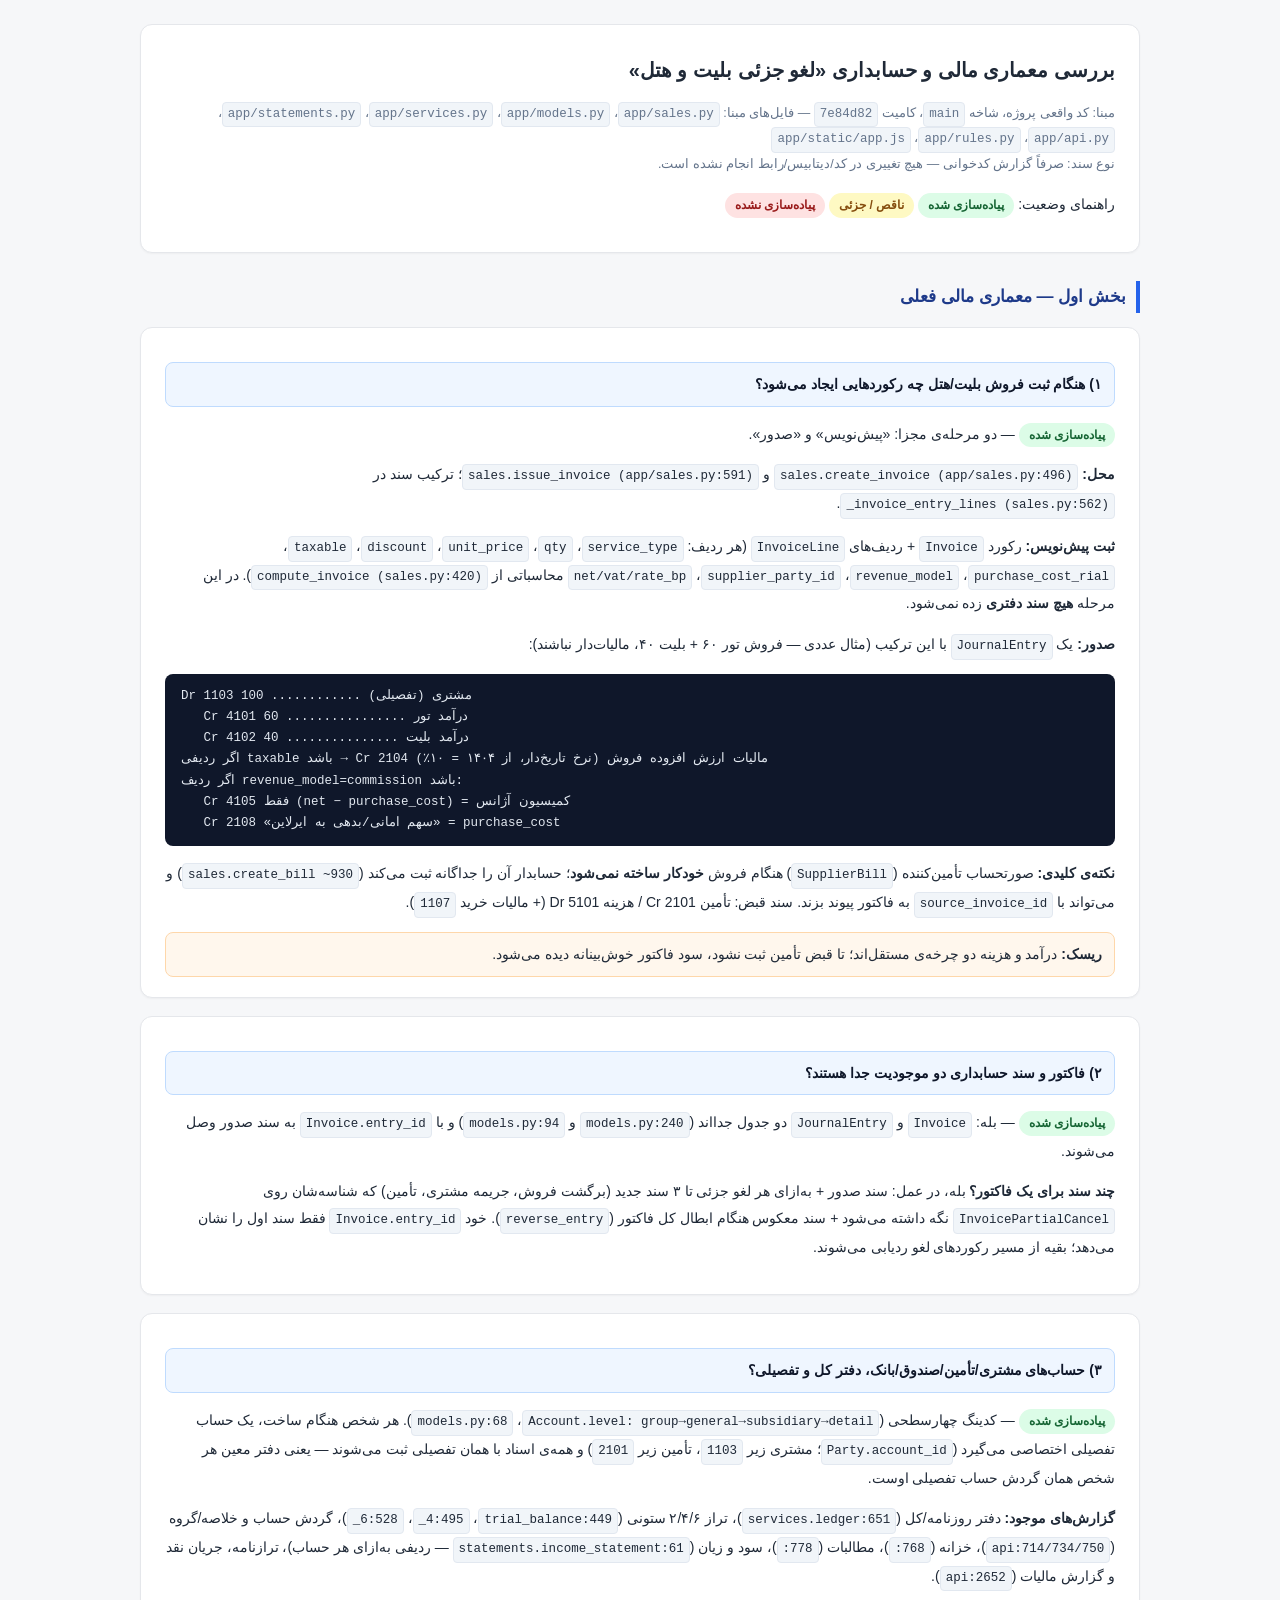
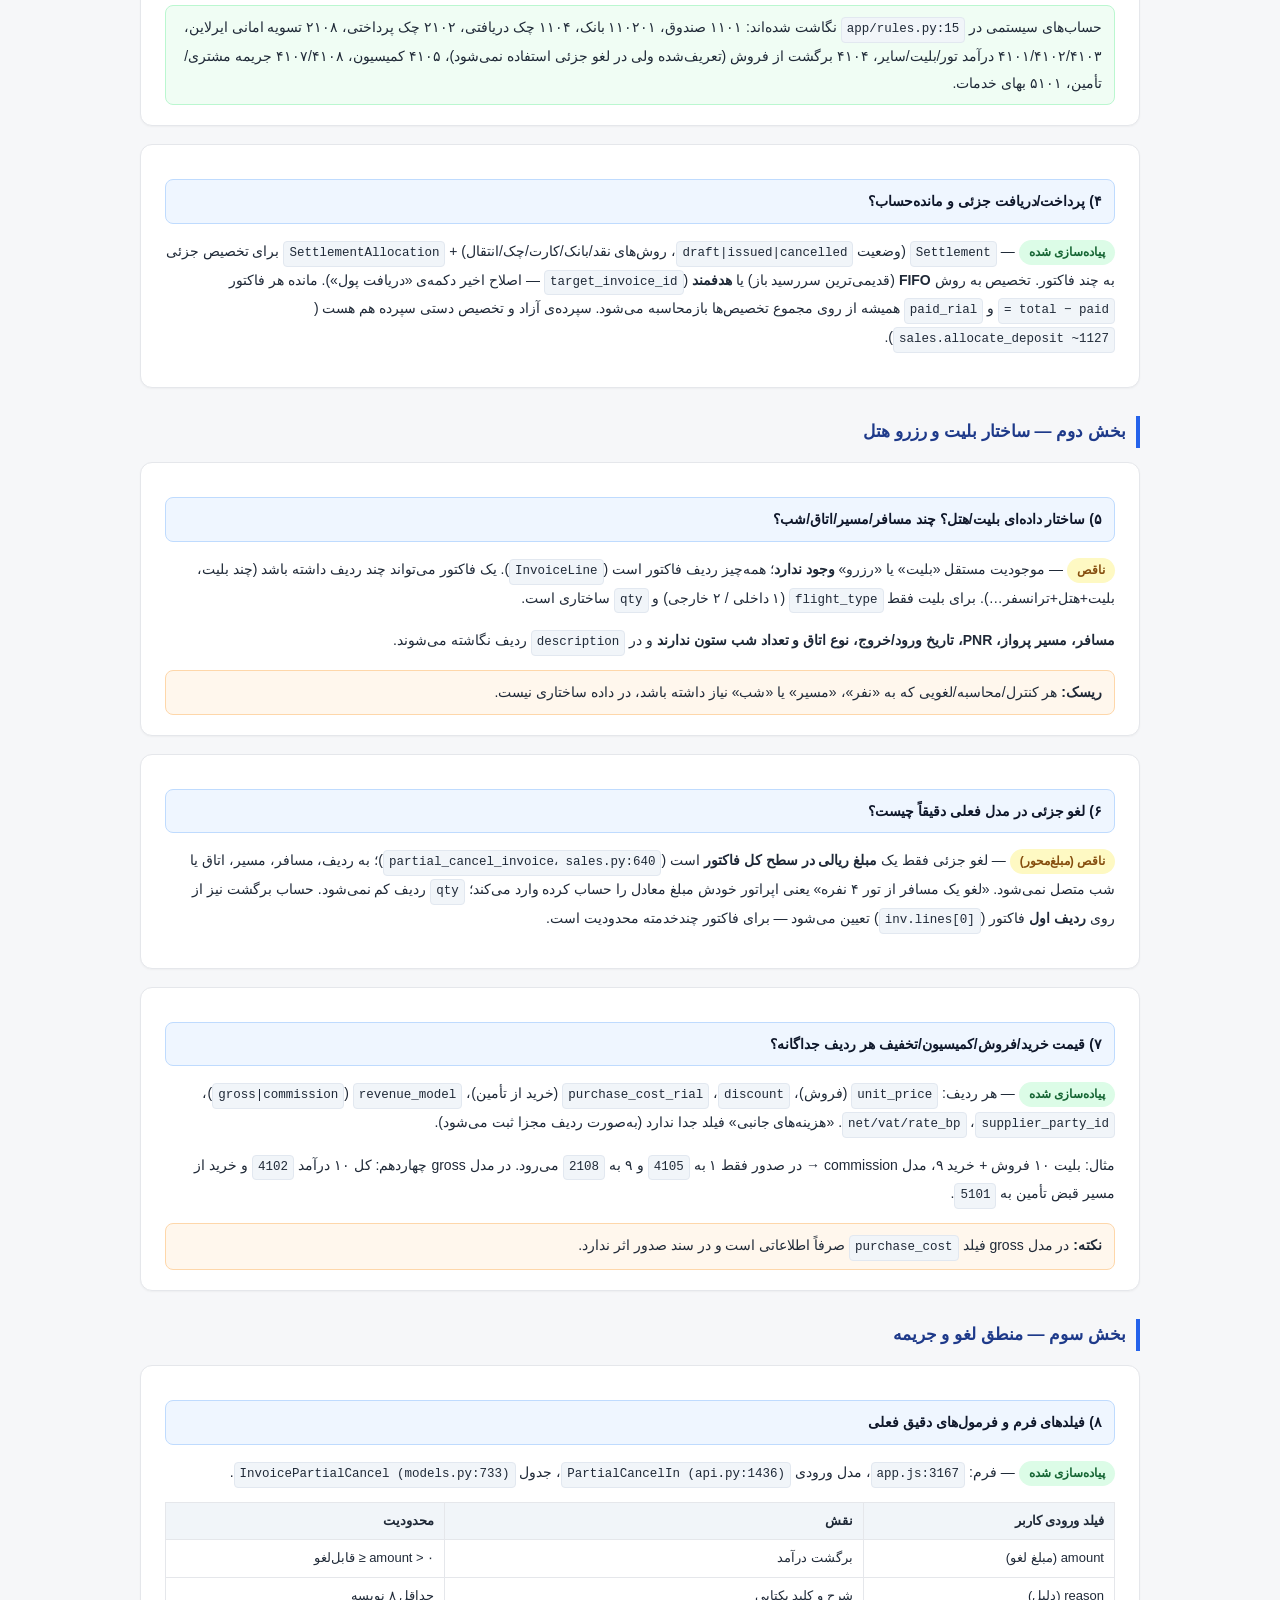
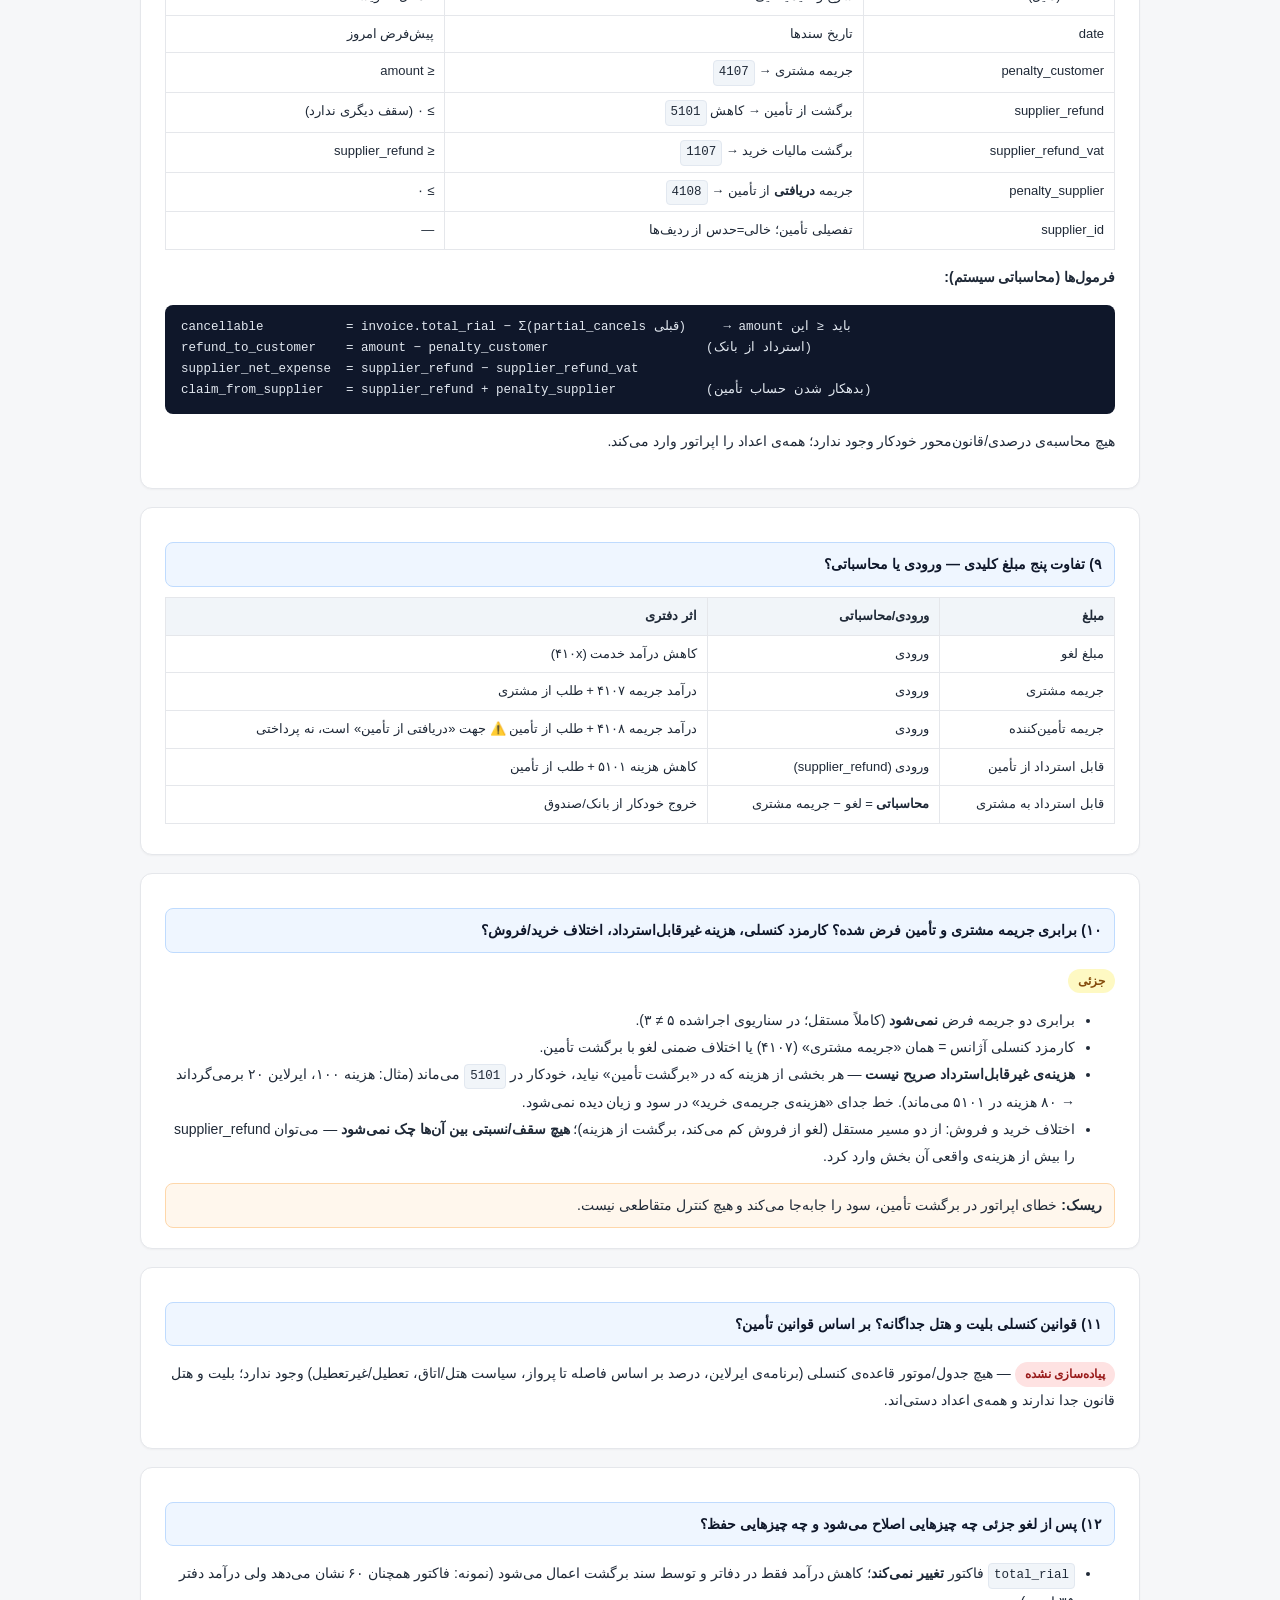
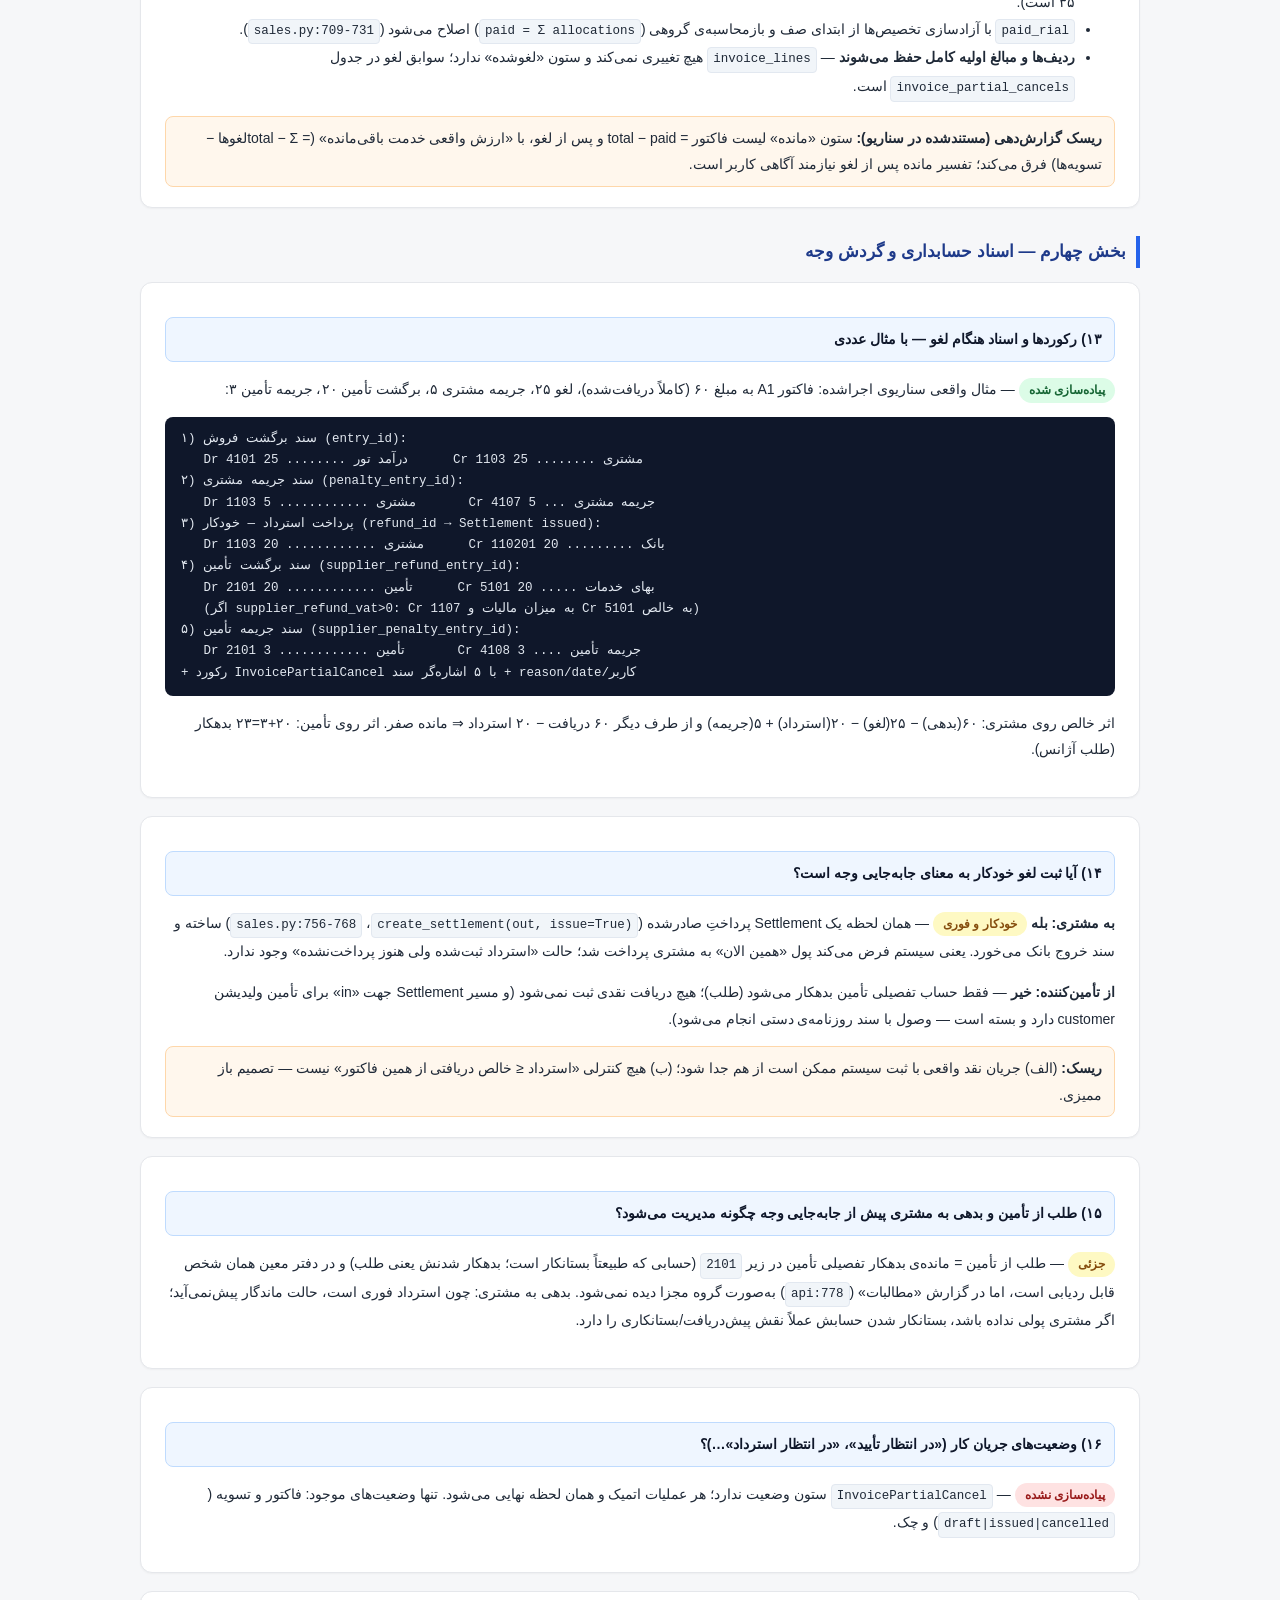
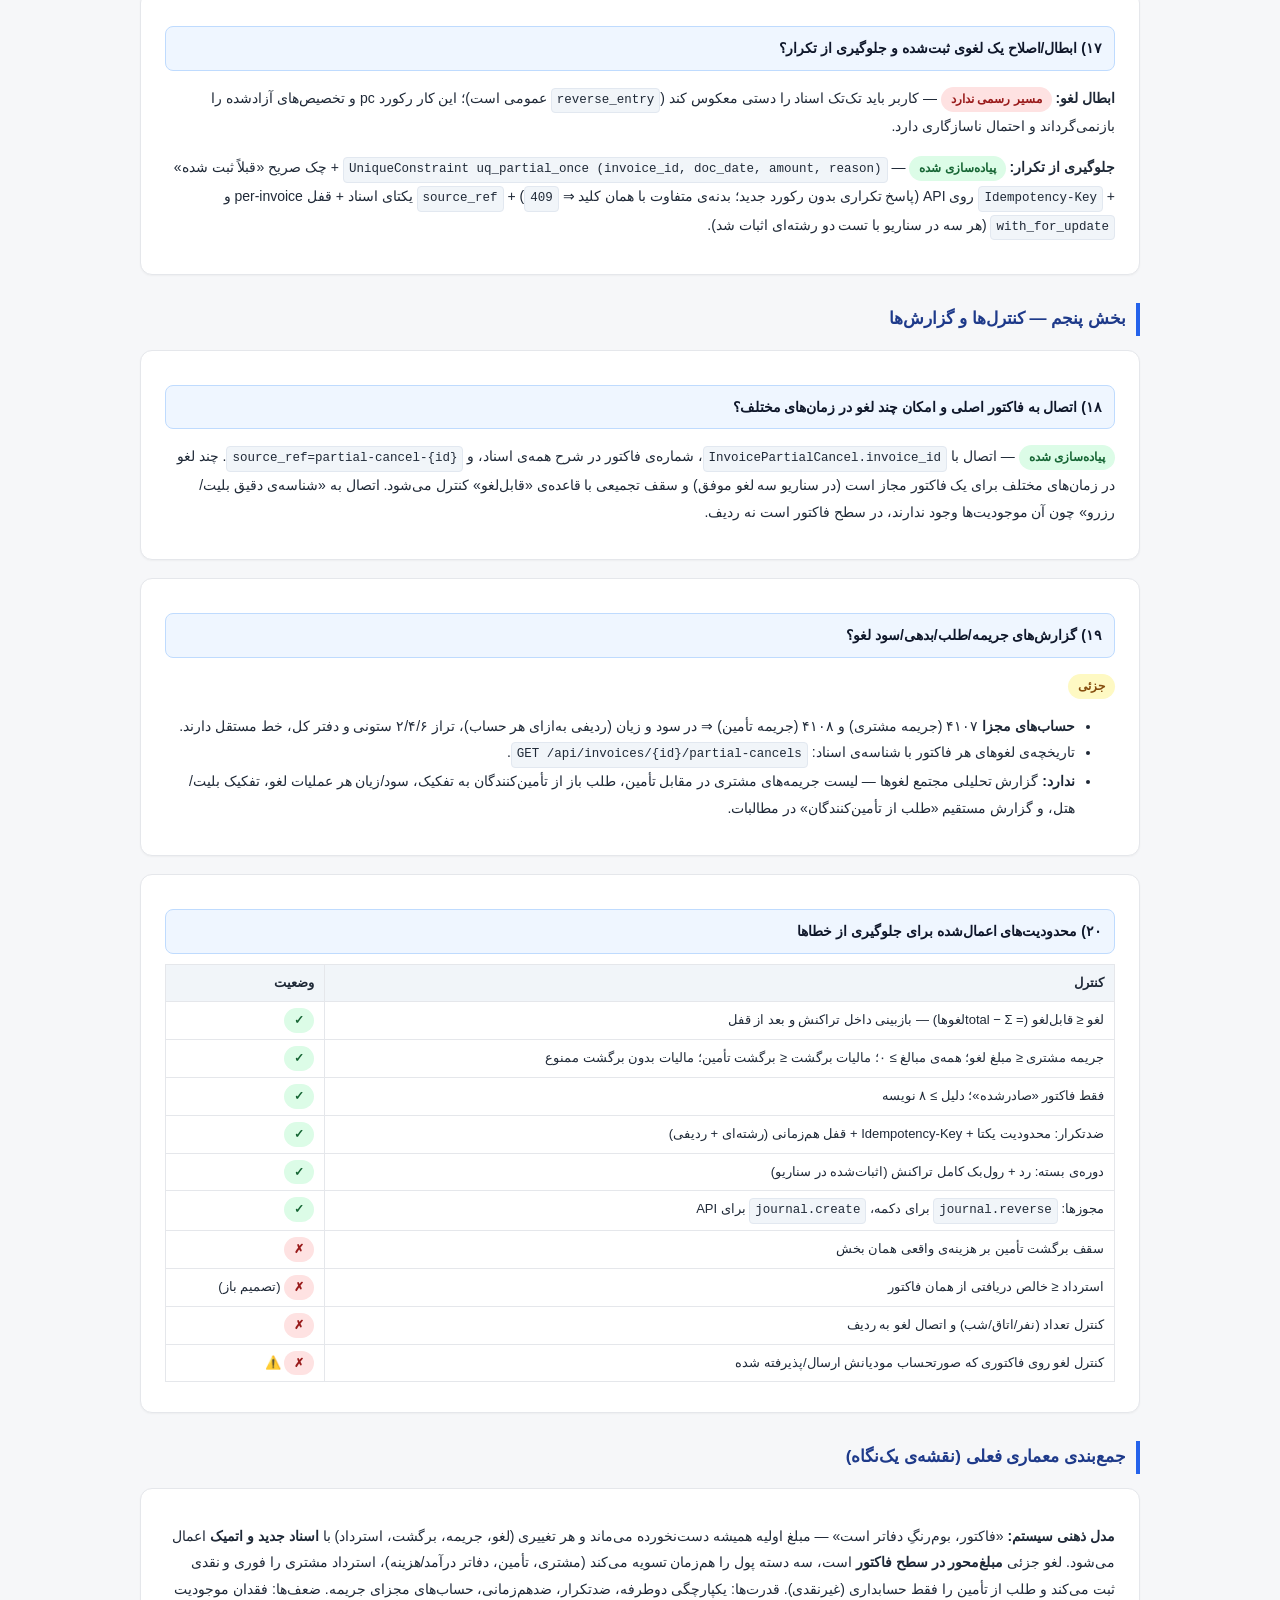
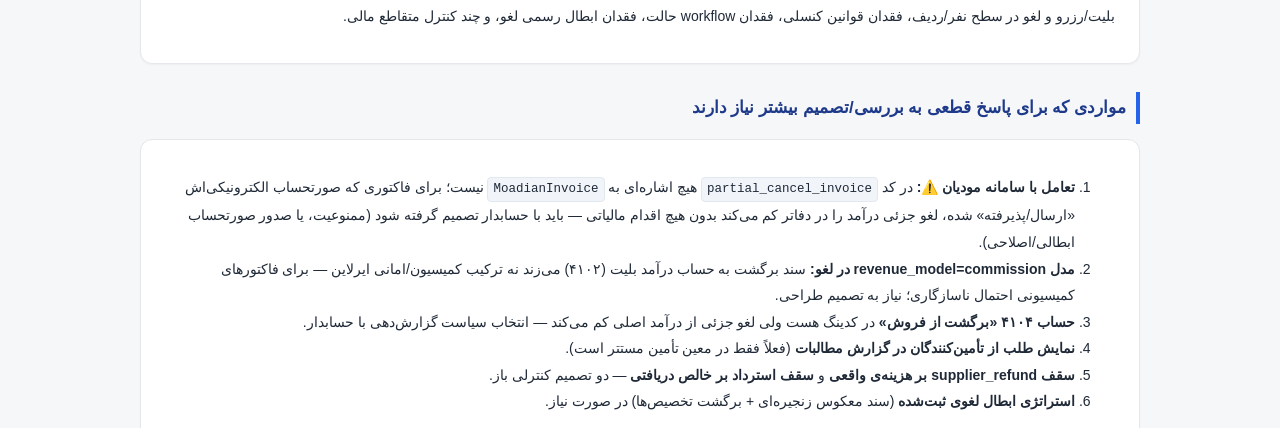
<file: Barrasi-Memari-Laghv-Joz-Belit-Hotel.html>
<!DOCTYPE html>
<html lang="fa" dir="rtl">
<head>
<meta charset="UTF-8">
<title>بررسی معماری مالی لغو جزئی بلیت و هتل — بدون تغییر در کد</title>
<style>
  body{font-family:Tahoma,sans-serif;background:#f6f7f9;color:#1f2937;margin:0;padding:24px;line-height:1.9;font-size:14px}
  .wrap{max-width:1000px;margin:auto}
  .card{background:#fff;border:1px solid #e5e7eb;border-radius:12px;padding:20px 24px;margin-bottom:18px;box-shadow:0 1px 2px rgba(0,0,0,.04)}
  h1{font-size:20px;margin:6px 0 2px}
  h2{font-size:17px;border-right:4px solid #2563eb;padding-right:10px;margin-top:28px;color:#1e3a8a}
  h3{font-size:15px;margin:18px 0 6px;color:#111827}
  .q{font-weight:bold;color:#0f172a;background:#eff6ff;border:1px solid #bfdbfe;border-radius:8px;padding:8px 12px;margin:14px 0 8px}
  .badge{display:inline-block;padding:1px 10px;border-radius:999px;font-size:12px;font-weight:bold}
  .ok{background:#dcfce7;color:#166534}.mid{background:#fef9c3;color:#854d0e}.no{background:#fee2e2;color:#991b1b}
  table{border-collapse:collapse;width:100%;margin:10px 0;font-size:13px}
  th,td{border:1px solid #e5e7eb;padding:6px 10px;text-align:right;vertical-align:top}
  th{background:#f1f5f9}
  code{background:#f1f5f9;border:1px solid #e2e8f0;border-radius:4px;padding:0 5px;direction:ltr;display:inline-block;font-size:12.5px}
  .meta{color:#64748b;font-size:12.5px}
  .risk{background:#fff7ed;border:1px solid #fed7aa;border-radius:8px;padding:8px 12px;margin-top:8px}
  .entry{direction:ltr;text-align:left;background:#0f172a;color:#e2e8f0;border-radius:8px;padding:12px 16px;font-family:monospace;font-size:12.5px;line-height:1.7;white-space:pre}
  .note{background:#f0fdf4;border:1px solid #bbf7d0;border-radius:8px;padding:8px 12px}
</style>
</head>
<body><div class="wrap">

<div class="card">
<h1>بررسی معماری مالی و حسابداری «لغو جزئی بلیت و هتل»</h1>
<p class="meta">مبنا: کد واقعی پروژه، شاخه <code>main</code>، کامیت <code>7e84d82</code> — فایل‌های مبنا: <code>app/sales.py</code>، <code>app/models.py</code>، <code>app/services.py</code>، <code>app/statements.py</code>، <code>app/api.py</code>، <code>app/rules.py</code>، <code>app/static/app.js</code><br>
نوع سند: صرفاً گزارش کدخوانی — هیچ تغییری در کد/دیتابیس/رابط انجام نشده است.</p>
<p>راهنمای وضعیت: <span class="badge ok">پیاده‌سازی شده</span> <span class="badge mid">ناقص / جزئی</span> <span class="badge no">پیاده‌سازی نشده</span></p>
</div>

<h2>بخش اول — معماری مالی فعلی</h2>

<div class="card">
<div class="q">۱) هنگام ثبت فروش بلیت/هتل چه رکوردهایی ایجاد می‌شود؟</div>
<p><span class="badge ok">پیاده‌سازی شده</span> — دو مرحله‌ی مجزا: «پیش‌نویس» و «صدور».</p>
<p><b>محل:</b> <code>sales.create_invoice (app/sales.py:496)</code> و <code>sales.issue_invoice (app/sales.py:591)</code>؛ ترکیب سند در <code>_invoice_entry_lines (sales.py:562)</code>.</p>
<p><b>ثبت پیش‌نویس:</b> رکورد <code>Invoice</code> + ردیف‌های <code>InvoiceLine</code> (هر ردیف: <code>service_type</code>، <code>qty</code>، <code>unit_price</code>، <code>discount</code>، <code>taxable</code>، <code>purchase_cost_rial</code>، <code>revenue_model</code>، <code>supplier_party_id</code>، <code>net/vat/rate_bp</code> محاسباتی از <code>compute_invoice (sales.py:420)</code>). در این مرحله <b>هیچ سند دفتری</b> زده نمی‌شود.</p>
<p><b>صدور:</b> یک <code>JournalEntry</code> با این ترکیب (مثال عددی — فروش تور ۶۰ + بلیت ۴۰، مالیات‌دار نباشند):</p>
<div class="entry">Dr 1103 مشتری (تفصیلی) ............ 100
   Cr 4101 درآمد تور ................ 60
   Cr 4102 درآمد بلیت ............... 40
اگر ردیفی taxable باشد → Cr 2104 مالیات ارزش افزوده فروش (نرخ تاریخ‌دار، از ۱۴۰۴ = ۱۰٪)
اگر ردیف revenue_model=commission باشد:
   Cr 4105 فقط (net − purchase_cost) = کمیسیون آژانس
   Cr 2108 «سهم امانی/بدهی به ایرلاین» = purchase_cost</div>
<p><b>نکته‌ی کلیدی:</b> صورتحساب تأمین‌کننده (<code>SupplierBill</code>) هنگام فروش <b>خودکار ساخته نمی‌شود</b>؛ حسابدار آن را جداگانه ثبت می‌کند (<code>sales.create_bill ~930</code>) و می‌تواند با <code>source_invoice_id</code> به فاکتور پیوند بزند. سند قبض: <span dir="ltr">Dr 5101 هزینه / Cr 2101 تأمین</span> (+ مالیات خرید <code>1107</code>).</p>
<div class="risk"><b>ریسک:</b> درآمد و هزینه دو چرخه‌ی مستقل‌اند؛ تا قبض تأمین ثبت نشود، سود فاکتور خوش‌بینانه دیده می‌شود.</div>
</div>

<div class="card">
<div class="q">۲) فاکتور و سند حسابداری دو موجودیت جدا هستند؟</div>
<p><span class="badge ok">پیاده‌سازی شده</span> — بله: <code>Invoice</code> و <code>JournalEntry</code> دو جدول جدا‌اند (<code>models.py:240</code> و <code>models.py:94</code>) و با <code>Invoice.entry_id</code> به سند صدور وصل می‌شوند.</p>
<p><b>چند سند برای یک فاکتور؟</b> بله، در عمل: سند صدور + به‌ازای هر لغو جزئی تا ۳ سند جدید (برگشت فروش، جریمه مشتری، تأمین) که شناسه‌شان روی <code>InvoicePartialCancel</code> نگه داشته می‌شود + سند معکوس هنگام ابطال کل فاکتور (<code>reverse_entry</code>). خود <code>Invoice.entry_id</code> فقط سند اول را نشان می‌دهد؛ بقیه از مسیر رکوردهای لغو ردیابی می‌شوند.</p>
</div>

<div class="card">
<div class="q">۳) حساب‌های مشتری/تأمین/صندوق/بانک، دفتر کل و تفصیلی؟</div>
<p><span class="badge ok">پیاده‌سازی شده</span> — کدینگ چهارسطحی (<code>Account.level: group→general→subsidiary→detail</code>، <code>models.py:68</code>). هر شخص هنگام ساخت، یک حساب تفصیلی اختصاصی می‌گیرد (<code>Party.account_id</code>؛ مشتری زیر <code>1103</code>، تأمین زیر <code>2101</code>) و همه‌ی اسناد با همان تفصیلی ثبت می‌شوند — یعنی دفتر معین هر شخص همان گردش حساب تفصیلی اوست.</p>
<p><b>گزارش‌های موجود:</b> دفتر روزنامه/کل (<code>services.ledger:651</code>)، تراز ۲/۴/۶ ستونی (<code>trial_balance:449</code>، <code>_4:495</code>، <code>_6:528</code>)، گردش حساب و خلاصه/گروه (<code>api:714/734/750</code>)، خزانه (<code>:768</code>)، مطالبات (<code>:778</code>)، سود و زیان (<code>statements.income_statement:61</code> — ردیفی به‌ازای هر حساب)، ترازنامه، جریان نقد و گزارش مالیات (<code>api:2652</code>).</p>
<div class="note">حساب‌های سیستمی در <code>app/rules.py:15</code> نگاشت شده‌اند: ۱۱۰۱ صندوق، ۱۱۰۲۰۱ بانک، ۱۱۰۴ چک دریافتی، ۲۱۰۲ چک پرداختی، ۲۱۰۸ تسویه امانی ایرلاین، ۴۱۰۱/۴۱۰۲/۴۱۰۳ درآمد تور/بلیت/سایر، ۴۱۰۴ برگشت از فروش (تعریف‌شده ولی در لغو جزئی استفاده نمی‌شود)، ۴۱۰۵ کمیسیون، ۴۱۰۷/۴۱۰۸ جریمه مشتری/تأمین، ۵۱۰۱ بهای خدمات.</div>
</div>

<div class="card">
<div class="q">۴) پرداخت/دریافت جزئی و مانده‌حساب؟</div>
<p><span class="badge ok">پیاده‌سازی شده</span> — <code>Settlement</code> (وضعیت <code>draft|issued|cancelled</code>، روش‌های نقد/بانک/کارت/چک/انتقال) + <code>SettlementAllocation</code> برای تخصیص جزئی به چند فاکتور. تخصیص به روش <b>FIFO</b> (قدیمی‌ترین سررسید باز) یا <b>هدفمند</b> (<code>target_invoice_id</code> — اصلاح اخیر دکمه‌ی «دریافت پول»). مانده هر فاکتور <code>= total − paid</code> و <code>paid_rial</code> همیشه از روی مجموع تخصیص‌ها بازمحاسبه می‌شود. سپرده‌ی آزاد و تخصیص دستی سپرده هم هست (<code>sales.allocate_deposit ~1127</code>).</p>
</div>

<h2>بخش دوم — ساختار بلیت و رزرو هتل</h2>

<div class="card">
<div class="q">۵) ساختار داده‌ای بلیت/هتل؟ چند مسافر/مسیر/اتاق/شب؟</div>
<p><span class="badge mid">ناقص</span> — موجودیت مستقل «بلیت» یا «رزرو» <b>وجود ندارد</b>؛ همه‌چیز ردیف فاکتور است (<code>InvoiceLine</code>). یک فاکتور می‌تواند چند ردیف داشته باشد (چند بلیت، بلیت+هتل+ترانسفر…). برای بلیت فقط <code>flight_type</code> (۱ داخلی / ۲ خارجی) و <code>qty</code> ساختاری است.</p>
<p><b>مسافر، مسیر پرواز، PNR، تاریخ ورود/خروج، نوع اتاق و تعداد شب ستون ندارند</b> و در <code>description</code> ردیف نگاشته می‌شوند.</p>
<div class="risk"><b>ریسک:</b> هر کنترل/محاسبه/لغویی که به «نفر»، «مسیر» یا «شب» نیاز داشته باشد، در داده ساختاری نیست.</div>
</div>

<div class="card">
<div class="q">۶) لغو جزئی در مدل فعلی دقیقاً چیست؟</div>
<p><span class="badge mid">ناقص (مبلغ‌محور)</span> — لغو جزئی فقط یک <b>مبلغ ریالی در سطح کل فاکتور</b> است (<code>partial_cancel_invoice، sales.py:640</code>)؛ به ردیف، مسافر، مسیر، اتاق یا شب متصل نمی‌شود. «لغو یک مسافر از تور ۴ نفره» یعنی اپراتور خودش مبلغ معادل را حساب کرده وارد می‌کند؛ <code>qty</code> ردیف کم نمی‌شود. حساب برگشت نیز از روی <b>ردیف اول</b> فاکتور (<code>inv.lines[0]</code>) تعیین می‌شود — برای فاکتور چندخدمته محدودیت است.</p>
</div>

<div class="card">
<div class="q">۷) قیمت خرید/فروش/کمیسیون/تخفیف هر ردیف جداگانه؟</div>
<p><span class="badge ok">پیاده‌سازی شده</span> — هر ردیف: <code>unit_price</code> (فروش)، <code>discount</code>، <code>purchase_cost_rial</code> (خرید از تأمین)، <code>revenue_model</code> (<code>gross|commission</code>)، <code>supplier_party_id</code>، <code>net/vat/rate_bp</code>. «هزینه‌های جانبی» فیلد جدا ندارد (به‌صورت ردیف مجزا ثبت می‌شود).</p>
<p>مثال: بلیت ۱۰ فروش + خرید ۹، مدل commission → در صدور فقط ۱ به <code>4105</code> و ۹ به <code>2108</code> می‌رود. در مدل gross چهاردهم: کل ۱۰ درآمد <code>4102</code> و خرید از مسیر قبض تأمین به <code>5101</code>.</p>
<div class="risk"><b>نکته:</b> در مدل gross فیلد <code>purchase_cost</code> صرفاً اطلاعاتی است و در سند صدور اثر ندارد.</div>
</div>

<h2>بخش سوم — منطق لغو و جریمه</h2>

<div class="card">
<div class="q">۸) فیلدهای فرم و فرمول‌های دقیق فعلی</div>
<p><span class="badge ok">پیاده‌سازی شده</span> — فرم: <code>app.js:3167</code>، مدل ورودی <code>PartialCancelIn (api.py:1436)</code>، جدول <code>InvoicePartialCancel (models.py:733)</code>.</p>
<table>
<tr><th>فیلد ورودی کاربر</th><th>نقش</th><th>محدودیت</th></tr>
<tr><td>amount (مبلغ لغو)</td><td>برگشت درآمد</td><td>۰ &lt; amount ≤ قابل‌لغو</td></tr>
<tr><td>reason (دلیل)</td><td>شرح و کلید یکتایی</td><td>حداقل ۸ نویسه</td></tr>
<tr><td>date</td><td>تاریخ سندها</td><td>پیش‌فرض امروز</td></tr>
<tr><td>penalty_customer</td><td>جریمه مشتری → <code>4107</code></td><td>≤ amount</td></tr>
<tr><td>supplier_refund</td><td>برگشت از تأمین → کاهش <code>5101</code></td><td>≥ ۰ (سقف دیگری ندارد)</td></tr>
<tr><td>supplier_refund_vat</td><td>برگشت مالیات خرید → <code>1107</code></td><td>≤ supplier_refund</td></tr>
<tr><td>penalty_supplier</td><td>جریمه <b>دریافتی</b> از تأمین → <code>4108</code></td><td>≥ ۰</td></tr>
<tr><td>supplier_id</td><td>تفصیلی تأمین؛ خالی=حدس از ردیف‌ها</td><td>—</td></tr>
</table>
<p><b>فرمول‌ها (محاسباتی سیستم):</b></p>
<div class="entry">cancellable           = invoice.total_rial − Σ(partial_cancels قبلی)     → amount باید ≤ این
refund_to_customer    = amount − penalty_customer                     (استرداد از بانک)
supplier_net_expense  = supplier_refund − supplier_refund_vat
claim_from_supplier   = supplier_refund + penalty_supplier            (بدهکار شدن حساب تأمین)</div>
<p>هیچ محاسبه‌ی درصدی/قانون‌محور خودکار وجود ندارد؛ همه‌ی اعداد را اپراتور وارد می‌کند.</p>
</div>

<div class="card">
<div class="q">۹) تفاوت پنج مبلغ کلیدی — ورودی یا محاسباتی؟</div>
<table>
<tr><th>مبلغ</th><th>ورودی/محاسباتی</th><th>اثر دفتری</th></tr>
<tr><td>مبلغ لغو</td><td>ورودی</td><td>کاهش درآمد خدمت (۴۱۰x)</td></tr>
<tr><td>جریمه مشتری</td><td>ورودی</td><td>درآمد جریمه ۴۱۰۷ + طلب از مشتری</td></tr>
<tr><td>جریمه تأمین‌کننده</td><td>ورودی</td><td>درآمد جریمه ۴۱۰۸ + طلب از تأمین ⚠️ جهت «دریافتی از تأمین» است، نه پرداختی</td></tr>
<tr><td>قابل استرداد از تأمین</td><td>ورودی (supplier_refund)</td><td>کاهش هزینه ۵۱۰۱ + طلب از تأمین</td></tr>
<tr><td>قابل استرداد به مشتری</td><td><b>محاسباتی</b> = لغو − جریمه مشتری</td><td>خروج خودکار از بانک/صندوق</td></tr>
</table>
</div>

<div class="card">
<div class="q">۱۰) برابری جریمه مشتری و تأمین فرض شده؟ کارمزد کنسلی، هزینه غیرقابل‌استرداد، اختلاف خرید/فروش؟</div>
<p><span class="badge mid">جزئی</span></p>
<ul>
<li>برابری دو جریمه فرض <b>نمی‌شود</b> (کاملاً مستقل؛ در سناریوی اجراشده ۵ ≠ ۳).</li>
<li>کارمزد کنسلی آژانس = همان «جریمه مشتری» (۴۱۰۷) یا اختلاف ضمنی لغو با برگشت تأمین.</li>
<li><b>هزینه‌ی غیرقابل‌استرداد صریح نیست</b> — هر بخشی از هزینه که در «برگشت تأمین» نیاید، خودکار در <code>5101</code> می‌ماند (مثال: هزینه ۱۰۰، ایرلاین ۲۰ برمی‌گرداند → ۸۰ هزینه در ۵۱۰۱ می‌ماند). خط جدای «هزینه‌ی جریمه‌ی خرید» در سود و زیان دیده نمی‌شود.</li>
<li>اختلاف خرید و فروش: از دو مسیر مستقل (لغو از فروش کم می‌کند، برگشت از هزینه)؛ <b>هیچ سقف/نسبتی بین آن‌ها چک نمی‌شود</b> — می‌توان supplier_refund را بیش از هزینه‌ی واقعی آن بخش وارد کرد.</li>
</ul>
<div class="risk"><b>ریسک:</b> خطای اپراتور در برگشت تأمین، سود را جابه‌جا می‌کند و هیچ کنترل متقاطعی نیست.</div>
</div>

<div class="card">
<div class="q">۱۱) قوانین کنسلی بلیت و هتل جداگانه؟ بر اساس قوانین تأمین؟</div>
<p><span class="badge no">پیاده‌سازی نشده</span> — هیچ جدول/موتور قاعده‌ی کنسلی (برنامه‌ی ایرلاین، درصد بر اساس فاصله تا پرواز، سیاست هتل/اتاق، تعطیل/غیرتعطیل) وجود ندارد؛ بلیت و هتل قانون جدا ندارند و همه‌ی اعداد دستی‌اند.</p>
</div>

<div class="card">
<div class="q">۱۲) پس از لغو جزئی چه چیزهایی اصلاح می‌شود و چه چیزهایی حفظ؟</div>
<ul>
<li><code>total_rial</code> فاکتور <b>تغییر نمی‌کند</b>؛ کاهش درآمد فقط در دفاتر و توسط سند برگشت اعمال می‌شود (نمونه: فاکتور همچنان ۶۰ نشان می‌دهد ولی درآمد دفتر ۳۵ است).</li>
<li><code>paid_rial</code> با آزادسازی تخصیص‌ها از ابتدای صف و بازمحاسبه‌ی گروهی (<code>paid = Σ allocations</code>) اصلاح می‌شود (<code>sales.py:709-731</code>).</li>
<li><b>ردیف‌ها و مبالغ اولیه کامل حفظ می‌شوند</b> — <code>invoice_lines</code> هیچ تغییری نمی‌کند و ستون «لغوشده» ندارد؛ سوابق لغو در جدول <code>invoice_partial_cancels</code> است.</li>
</ul>
<div class="risk"><b>ریسک گزارش‌دهی (مستندشده در سناریو):</b> ستون «مانده» لیست فاکتور = total − paid و پس از لغو، با «ارزش واقعی خدمت باقی‌مانده» (= total − Σلغوها − تسویه‌ها) فرق می‌کند؛ تفسیر مانده پس از لغو نیازمند آگاهی کاربر است.</div>
</div>

<h2>بخش چهارم — اسناد حسابداری و گردش وجه</h2>

<div class="card">
<div class="q">۱۳) رکوردها و اسناد هنگام لغو — با مثال عددی</div>
<p><span class="badge ok">پیاده‌سازی شده</span> — مثال واقعی سناریوی اجراشده: فاکتور A1 به مبلغ ۶۰ (کاملاً دریافت‌شده)، لغو ۲۵، جریمه مشتری ۵، برگشت تأمین ۲۰، جریمه تأمین ۳:</p>
<div class="entry">۱) سند برگشت فروش (entry_id):
   Dr 4101 درآمد تور ........ 25      Cr 1103 مشتری ........ 25
۲) سند جریمه مشتری (penalty_entry_id):
   Dr 1103 مشتری ............ 5       Cr 4107 جریمه مشتری ... 5
۳) پرداخت استرداد — خودکار (refund_id → Settlement issued):
   Dr 1103 مشتری ............ 20      Cr 110201 بانک ......... 20
۴) سند برگشت تأمین (supplier_refund_entry_id):
   Dr 2101 تأمین ............ 20      Cr 5101 بهای خدمات ..... 20
   (اگر supplier_refund_vat&gt;0: Cr 1107 به میزان مالیات و Cr 5101 به خالص)
۵) سند جریمه تأمین (supplier_penalty_entry_id):
   Dr 2101 تأمین ............ 3       Cr 4108 جریمه تأمین .... 3
+ رکورد InvoicePartialCancel با ۵ اشاره‌گر سند + reason/date/کاربر</div>
<p>اثر خالص روی مشتری: ۶۰(بدهی) − ۲۵(لغو) − ۲۰(استرداد) + ۵(جریمه) و از طرف دیگر ۶۰ دریافت − ۲۰ استرداد ⇒ مانده صفر. اثر روی تأمین: ۲۰+۳=۲۳ بدهکار (طلب آژانس).</p>
</div>

<div class="card">
<div class="q">۱۴) آیا ثبت لغو خودکار به معنای جابه‌جایی وجه است؟</div>
<p><b>به مشتری: بله</b> <span class="badge mid">خودکار و فوری</span> — همان لحظه یک Settlement پرداختِ صادرشده (<code>create_settlement(out, issue=True)</code>، <code>sales.py:756-768</code>) ساخته و سند خروج بانک می‌خورد. یعنی سیستم فرض می‌کند پول «همین الان» به مشتری پرداخت شد؛ حالت «استرداد ثبت‌شده ولی هنوز پرداخت‌نشده» وجود ندارد.</p>
<p><b>از تأمین‌کننده: خیر</b> — فقط حساب تفصیلی تأمین بدهکار می‌شود (طلب)؛ هیچ دریافت نقدی ثبت نمی‌شود (و مسیر Settlement جهت «in» برای تأمین ولیدیشن customer دارد و بسته است — وصول با سند روزنامه‌ی دستی انجام می‌شود).</p>
<div class="risk"><b>ریسک:</b> (الف) جریان نقد واقعی با ثبت سیستم ممکن است از هم جدا شود؛ (ب) هیچ کنترلی «استرداد ≤ خالص دریافتی از همین فاکتور» نیست — تصمیم باز ممیزی.</div>
</div>

<div class="card">
<div class="q">۱۵) طلب از تأمین و بدهی به مشتری پیش از جابه‌جایی وجه چگونه مدیریت می‌شود؟</div>
<p><span class="badge mid">جزئی</span> — طلب از تأمین = مانده‌ی بدهکار تفصیلی تأمین در زیر <code>2101</code> (حسابی که طبیعتاً بستانکار است؛ بدهکار شدنش یعنی طلب) و در دفتر معین همان شخص قابل ردیابی است، اما در گزارش «مطالبات» (<code>api:778</code>) به‌صورت گروه مجزا دیده نمی‌شود. بدهی به مشتری: چون استرداد فوری است، حالت ماندگار پیش‌نمی‌آید؛ اگر مشتری پولی نداده باشد، بستانکار شدن حسابش عملاً نقش پیش‌دریافت/بستانکاری را دارد.</p>
</div>

<div class="card">
<div class="q">۱۶) وضعیت‌های جریان کار («در انتظار تأیید»، «در انتظار استرداد»…)؟</div>
<p><span class="badge no">پیاده‌سازی نشده</span> — <code>InvoicePartialCancel</code> ستون وضعیت ندارد؛ هر عملیات اتمیک و همان لحظه نهایی می‌شود. تنها وضعیت‌های موجود: فاکتور و تسویه (<code>draft|issued|cancelled</code>) و چک.</p>
</div>

<div class="card">
<div class="q">۱۷) ابطال/اصلاح یک لغو‌ی ثبت‌شده و جلوگیری از تکرار؟</div>
<p><b>ابطال لغو:</b> <span class="badge no">مسیر رسمی ندارد</span> — کاربر باید تک‌تک اسناد را دستی معکوس کند (<code>reverse_entry</code> عمومی است)؛ این کار رکورد pc و تخصیص‌های آزادشده را بازنمی‌گرداند و احتمال ناسازگاری دارد.</p>
<p><b>جلوگیری از تکرار:</b> <span class="badge ok">پیاده‌سازی شده</span> — <code>UniqueConstraint uq_partial_once (invoice_id, doc_date, amount, reason)</code> + چک صریح «قبلاً ثبت شده» + <code>Idempotency-Key</code> روی API (پاسخ تکراری بدون رکورد جدید؛ بدنه‌ی متفاوت با همان کلید ⇒ <code>409</code>) + <code>source_ref</code> یکتای اسناد + قفل per-invoice و <code>with_for_update</code> (هر سه در سناریو با تست دو رشته‌ای اثبات شد).</p>
</div>

<h2>بخش پنجم — کنترل‌ها و گزارش‌ها</h2>

<div class="card">
<div class="q">۱۸) اتصال به فاکتور اصلی و امکان چند لغو در زمان‌های مختلف؟</div>
<p><span class="badge ok">پیاده‌سازی شده</span> — اتصال با <code>InvoicePartialCancel.invoice_id</code>، شماره‌ی فاکتور در شرح همه‌ی اسناد، و <code>source_ref=partial-cancel-{id}</code>. چند لغو در زمان‌های مختلف برای یک فاکتور مجاز است (در سناریو سه لغو موفق) و سقف تجمیعی با قاعده‌ی «قابل‌لغو» کنترل می‌شود. اتصال به «شناسه‌ی دقیق بلیت/رزرو» چون آن موجودیت‌ها وجود ندارند، در سطح فاکتور است نه ردیف.</p>
</div>

<div class="card">
<div class="q">۱۹) گزارش‌های جریمه/طلب/بدهی/سود لغو؟</div>
<p><span class="badge mid">جزئی</span></p>
<ul>
<li><b>حساب‌های مجزا</b> ۴۱۰۷ (جریمه مشتری) و ۴۱۰۸ (جریمه تأمین) ⇒ در سود و زیان (ردیفی به‌ازای هر حساب)، تراز ۲/۴/۶ ستونی و دفتر کل، خط مستقل دارند.</li>
<li>تاریخچه‌ی لغوهای هر فاکتور با شناسه‌ی اسناد: <code>GET /api/invoices/{id}/partial-cancels</code>.</li>
<li><b>ندارد:</b> گزارش تحلیلی مجتمع لغوها — لیست جریمه‌های مشتری در مقابل تأمین، طلب باز از تأمین‌کنندگان به تفکیک، سود/زیان هر عملیات لغو، تفکیک بلیت/هتل، و گزارش مستقیم «طلب از تأمین‌کنندگان» در مطالبات.</li>
</ul>
</div>

<div class="card">
<div class="q">۲۰) محدودیت‌های اعمال‌شده برای جلوگیری از خطاها</div>
<table>
<tr><th>کنترل</th><th>وضعیت</th></tr>
<tr><td>لغو ≤ قابل‌لغو (= total − Σلغوها) — بازبینی داخل تراکنش و بعد از قفل</td><td><span class="badge ok">✓</span></td></tr>
<tr><td>جریمه مشتری ≤ مبلغ لغو؛ همه‌ی مبالغ ≥ ۰؛ مالیات برگشت ≤ برگشت تأمین؛ مالیات بدون برگشت ممنوع</td><td><span class="badge ok">✓</span></td></tr>
<tr><td>فقط فاکتور «صادرشده»؛ دلیل ≥ ۸ نویسه</td><td><span class="badge ok">✓</span></td></tr>
<tr><td>ضدتکرار: محدودیت یکتا + Idempotency-Key + قفل هم‌زمانی (رشته‌ای + ردیفی)</td><td><span class="badge ok">✓</span></td></tr>
<tr><td>دوره‌ی بسته: رد + رول‌بک کامل تراکنش (اثبات‌شده در سناریو)</td><td><span class="badge ok">✓</span></td></tr>
<tr><td>مجوزها: <code>journal.reverse</code> برای دکمه، <code>journal.create</code> برای API</td><td><span class="badge ok">✓</span></td></tr>
<tr><td>سقف برگشت تأمین بر هزینه‌ی واقعی همان بخش</td><td><span class="badge no">✗</span></td></tr>
<tr><td>استرداد ≤ خالص دریافتی از همان فاکتور</td><td><span class="badge no">✗</span> (تصمیم باز)</td></tr>
<tr><td>کنترل تعداد (نفر/اتاق/شب) و اتصال لغو به ردیف</td><td><span class="badge no">✗</span></td></tr>
<tr><td>کنترل لغو روی فاکتوری که صورتحساب مودیانش ارسال/پذیرفته شده</td><td><span class="badge no">✗</span> ⚠️</td></tr>
</table>
</div>

<h2>جمع‌بندی معماری فعلی (نقشه‌ی یک‌نگاه)</h2>
<div class="card">
<p><b>مدل ذهنی سیستم:</b> «فاکتور، بوم‌رنگِ دفاتر است» — مبلغ اولیه همیشه دست‌نخورده می‌ماند و هر تغییری (لغو، جریمه، برگشت، استرداد) با <b>اسناد جدید و اتمیک</b> اعمال می‌شود. لغو جزئی <b>مبلغ‌محور در سطح فاکتور</b> است، سه دسته پول را هم‌زمان تسویه می‌کند (مشتری، تأمین، دفاتر درآمد/هزینه)، استرداد مشتری را فوری و نقدی ثبت می‌کند و طلب از تأمین را فقط حسابداری (غیرنقدی). قدرت‌ها: یکپارچگی دوطرفه، ضدتکرار، ضد‌هم‌زمانی، حساب‌های مجزای جریمه. ضعف‌ها: فقدان موجودیت بلیت/رزرو و لغو در سطح نفر/ردیف، فقدان قوانین کنسلی، فقدان workflow حالت، فقدان ابطال رسمی لغو، و چند کنترل متقاطع مالی.</p>
</div>

<h2>مواردی که برای پاسخ قطعی به بررسی/تصمیم بیشتر نیاز دارند</h2>
<div class="card">
<ol>
<li><b>تعامل با سامانه مودیان ⚠️:</b> در کد <code>partial_cancel_invoice</code> هیچ اشاره‌ای به <code>MoadianInvoice</code> نیست؛ برای فاکتوری که صورتحساب الکترونیکی‌اش «ارسال/پذیرفته» شده، لغو جزئی درآمد را در دفاتر کم می‌کند بدون هیچ اقدام مالیاتی — باید با حسابدار تصمیم گرفته شود (ممنوعیت، یا صدور صورتحساب ابطالی/اصلاحی).</li>
<li><b>مدل revenue_model=commission در لغو:</b> سند برگشت به حساب درآمد بلیت (۴۱۰۲) می‌زند نه ترکیب کمیسیون/امانی ایرلاین — برای فاکتورهای کمیسیونی احتمال ناسازگاری؛ نیاز به تصمیم طراحی.</li>
<li><b>حساب ۴۱۰۴ «برگشت از فروش»</b> در کدینگ هست ولی لغو جزئی از درآمد اصلی کم می‌کند — انتخاب سیاست گزارش‌دهی با حسابدار.</li>
<li><b>نمایش طلب از تأمین‌کنندگان در گزارش مطالبات</b> (فعلاً فقط در معین تأمین مستتر است).</li>
<li><b>سقف supplier_refund بر هزینه‌ی واقعی</b> و <b>سقف استرداد بر خالص دریافتی</b> — دو تصمیم کنترلی باز.</li>
<li><b>استراتژی ابطال لغو‌ی ثبت‌شده</b> (سند معکوس زنجیره‌ای + برگشت تخصیص‌ها) در صورت نیاز.</li>
</ol>
<p class="meta">پایان گزارش — تهیه‌شده صرفاً از روی کد خوانده‌شده؛ موارد نامشخص صریحاً علامت «پیاده‌سازی نشده» گرفته‌اند و حدس زده نشده‌اند.</p>
</div>

</div></body></html>
</file>
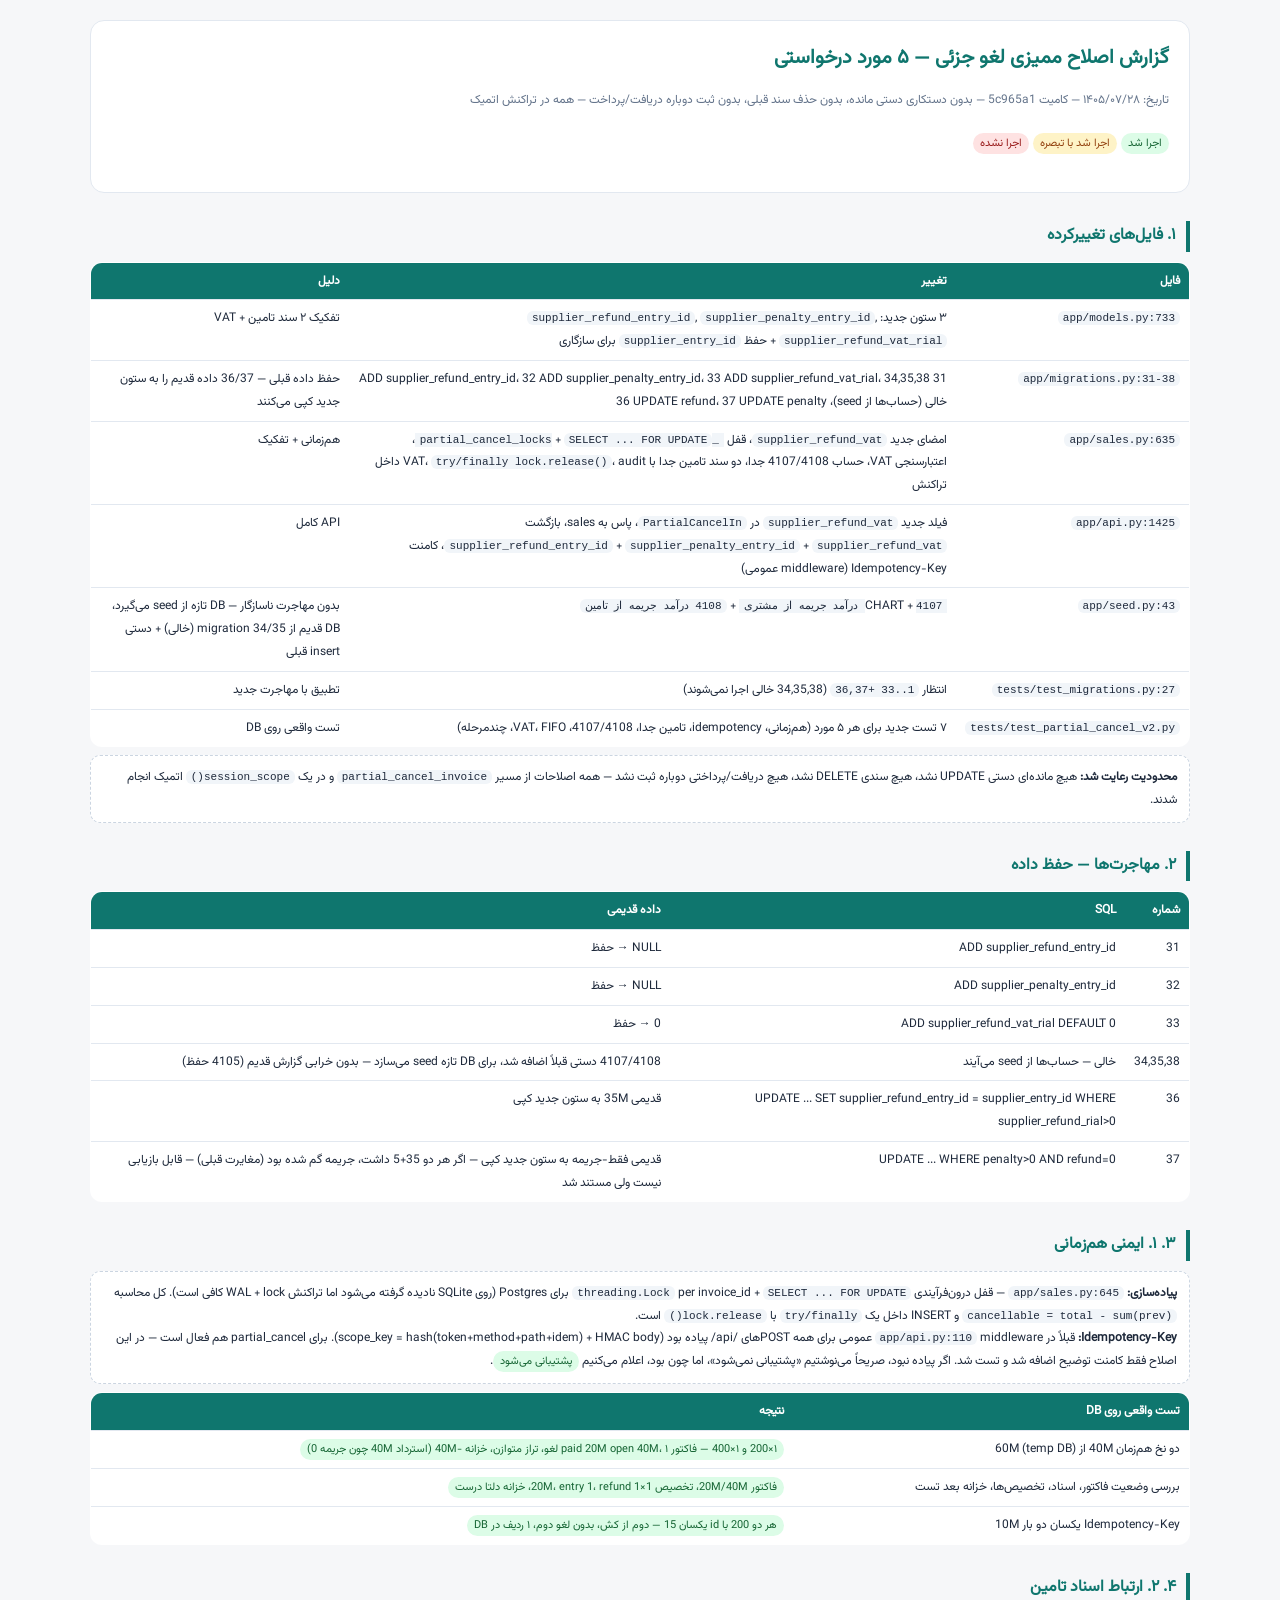
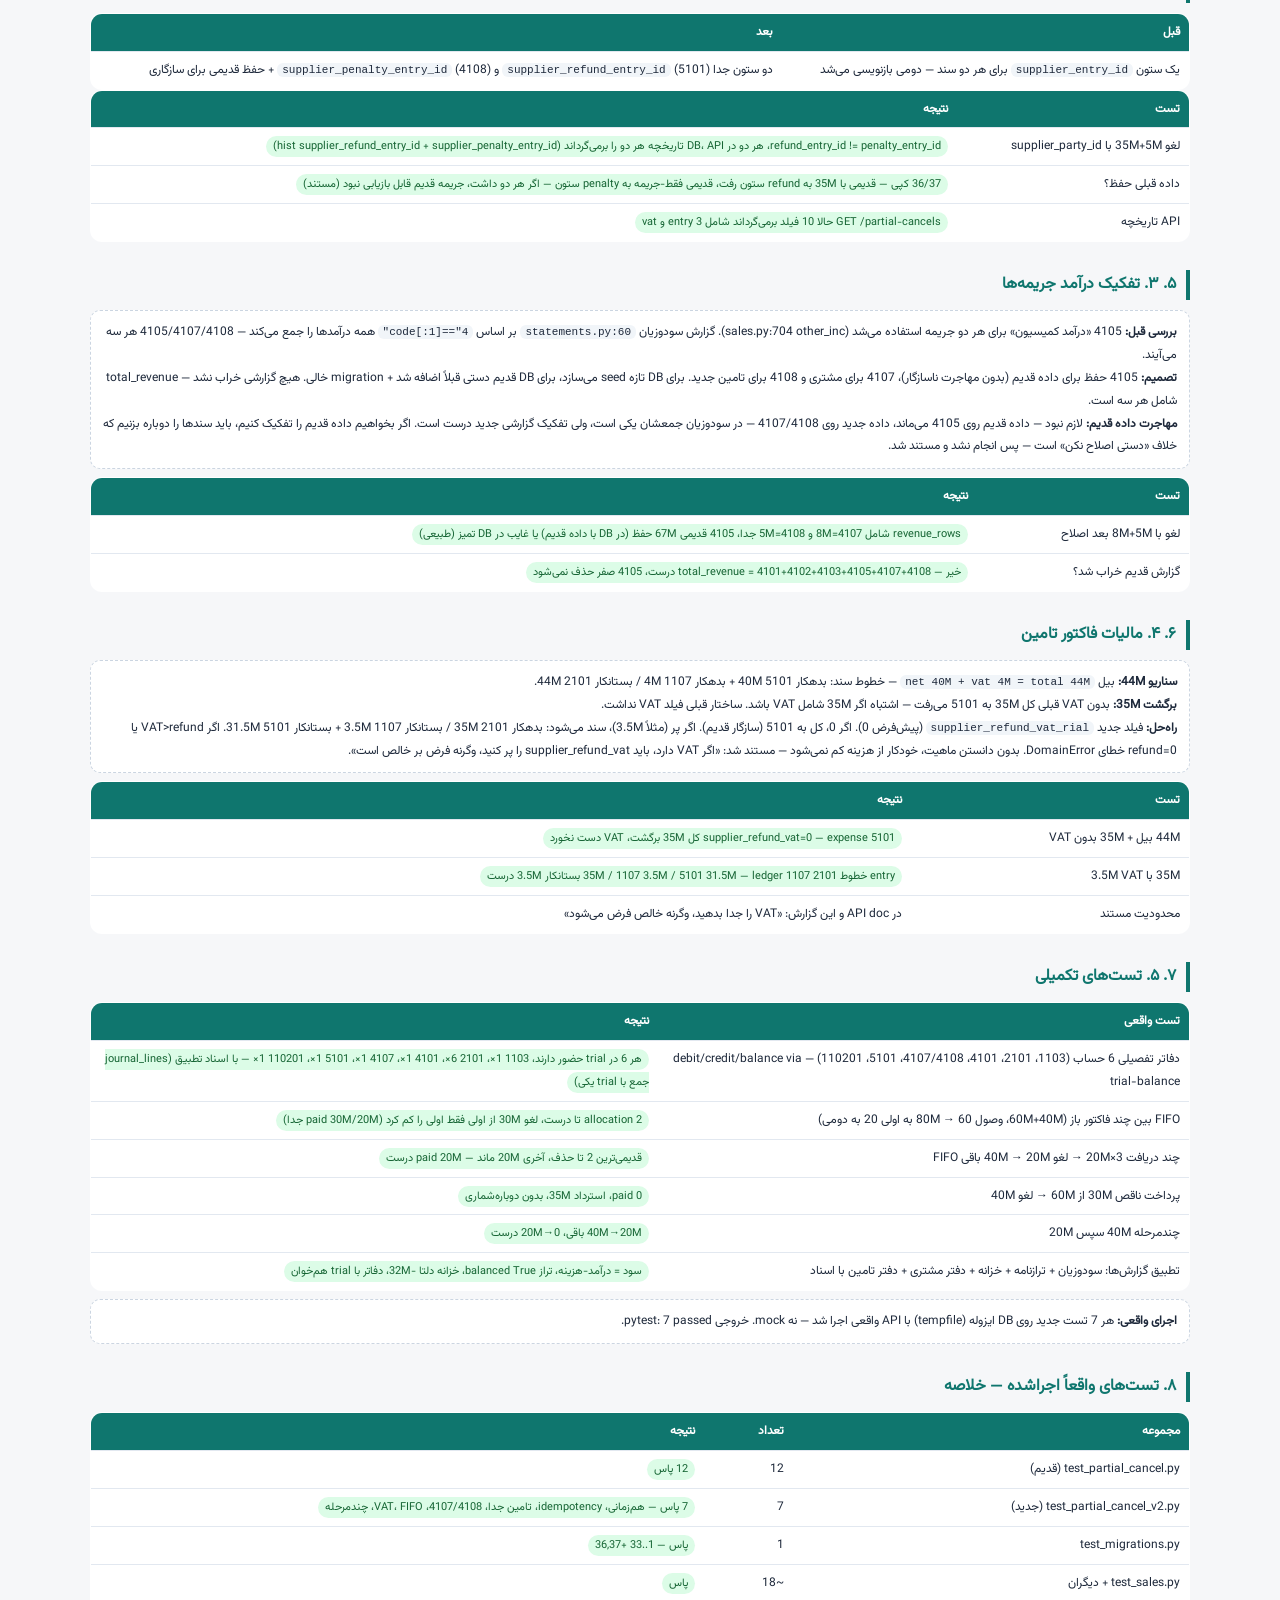
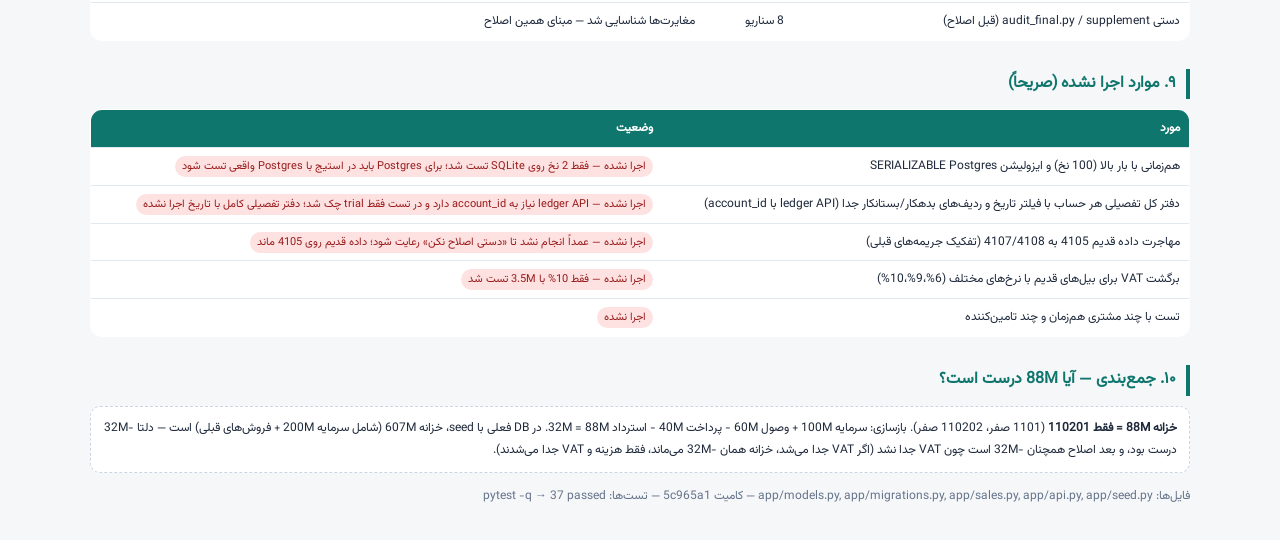
<file: Gozaresh-Islah-Momayezi.html>
<!DOCTYPE html>
<html lang="fa" dir="rtl">
<head>
<meta charset="UTF-8">
<title>گزارش اصلاح ممیزی — ۵ مورد</title>
<style>
@font-face{font-family:Vazir;src:url(app/static/fonts/Vazirmatn-Regular.woff2)}
body{font-family:Vazir,Tahoma,sans-serif;background:#f6f7f9;color:#1e293b;margin:0;padding:20px;line-height:1.9}
.wrap{max-width:1100px;margin:0 auto}
.hero{background:#fff;border:1px solid #e2e8f0;border-radius:14px;padding:18px 20px}
h1{margin:0;font-size:20px;color:#0f766e}
h2{margin:28px 0 10px;font-size:16px;color:#0f766e;border-right:4px solid #0f766e;padding-right:10px}
h3{margin:14px 0 8px;font-size:14px}
table{width:100%;border-collapse:collapse;background:#fff;border:1px solid #e2e8f0;border-radius:12px;overflow:hidden}
th{background:#0f766e;color:#fff;padding:7px 9px;font-size:12px;text-align:right}
td{padding:7px 9px;border-top:1px solid #e2e8f0;font-size:12px;vertical-align:top}
.num{font-family:monospace;direction:ltr;text-align:left}
.ok{color:#166534;background:#dcfce7;padding:2px 7px;border-radius:999px;font-size:11px}
.bad{color:#991b1b;background:#fee2e2;padding:2px 7px;border-radius:999px;font-size:11px}
.warn{color:#92400e;background:#fef3c7;padding:2px 7px;border-radius:999px;font-size:11px}
.muted{color:#64748b;font-size:12px}
.note{background:#fff;border:1px dashed #cbd5e1;border-radius:10px;padding:10px 12px;margin:8px 0;font-size:12px}
.grid{display:grid;grid-template-columns:1fr 1fr;gap:12px}
@media(max-width:700px){.grid{grid-template-columns:1fr}}
code{background:#f1f5f9;padding:1px 5px;border-radius:6px;font-size:11px}
pre{background:#0f172a;color:#e2e8f0;padding:10px;border-radius:10px;overflow:auto;font-size:11px;direction:ltr;text-align:left}
</style>
</head>
<body>
<div class="wrap">
<div class="hero">
<h1>گزارش اصلاح ممیزی لغو جزئی — ۵ مورد درخواستی</h1>
<p class="muted">تاریخ: ۱۴۰۵/۰۷/۲۸ — کامیت 5c965a1 — بدون دستکاری دستی مانده، بدون حذف سند قبلی، بدون ثبت دوباره دریافت/پرداخت — همه در تراکنش اتمیک</p>
<p><span class="ok">اجرا شد</span> <span class="warn">اجرا شد با تبصره</span> <span class="bad">اجرا نشده</span></p>
</div>

<h2>۱. فایل‌های تغییرکرده</h2>
<table>
<tr><th>فایل</th><th>تغییر</th><th>دلیل</th></tr>
<tr><td><code>app/models.py:733</code></td><td>۳ ستون جدید: <code>supplier_refund_entry_id</code>, <code>supplier_penalty_entry_id</code>, <code>supplier_refund_vat_rial</code> + حفظ <code>supplier_entry_id</code> برای سازگاری</td><td>تفکیک ۲ سند تامین + VAT</td></tr>
<tr><td><code>app/migrations.py:31-38</code></td><td>31 ADD supplier_refund_entry_id، 32 ADD supplier_penalty_entry_id، 33 ADD supplier_refund_vat_rial، 34,35,38 خالی (حساب‌ها از seed)، 36 UPDATE refund، 37 UPDATE penalty</td><td>حفظ داده قبلی — 36/37 داده قدیم را به ستون جدید کپی می‌کنند</td></tr>
<tr><td><code>app/sales.py:635</code></td><td>امضای جدید <code>supplier_refund_vat</code>، قفل <code>_partial_cancel_locks</code> + <code>SELECT ... FOR UPDATE</code>، اعتبارسنجی VAT، حساب 4107/4108 جدا، دو سند تامین جدا با VAT، <code>try/finally lock.release()</code>، audit داخل تراکنش</td><td>هم‌زمانی + تفکیک</td></tr>
<tr><td><code>app/api.py:1425</code></td><td>فیلد جدید <code>supplier_refund_vat</code> در <code>PartialCancelIn</code>، پاس به sales، بازگشت <code>supplier_refund_entry_id</code> + <code>supplier_penalty_entry_id</code> + <code>supplier_refund_vat</code>، کامنت Idempotency-Key (middleware عمومی)</td><td>API کامل</td></tr>
<tr><td><code>app/seed.py:43</code></td><td>CHART + <code>4107 درآمد جریمه از مشتری</code> + <code>4108 درآمد جریمه از تامین</code></td><td>بدون مهاجرت ناسازگار — DB تازه از seed می‌گیرد، DB قدیم از migration 34/35 (خالی) + دستی insert قبلی</td></tr>
<tr><td><code>tests/test_migrations.py:27</code></td><td>انتظار <code>1..33 +36,37</code> (34,35,38 خالی اجرا نمی‌شوند)</td><td>تطبیق با مهاجرت جدید</td></tr>
<tr><td><code>tests/test_partial_cancel_v2.py</code></td><td>۷ تست جدید برای هر ۵ مورد (هم‌زمانی، idempotency، تامین جدا، 4107/4108، VAT، FIFO، چندمرحله)</td><td>تست واقعی روی DB</td></tr>
</table>
<div class="note">
<strong>محدودیت رعایت شد:</strong> هیچ مانده‌ای دستی UPDATE نشد، هیچ سندی DELETE نشد، هیچ دریافت/پرداختی دوباره ثبت نشد — همه اصلاحات از مسیر <code>partial_cancel_invoice</code> و در یک <code>session_scope()</code> اتمیک انجام شدند.
</div>

<h2>۲. مهاجرت‌ها — حفظ داده</h2>
<table>
<tr><th>شماره</th><th>SQL</th><th>داده قدیمی</th></tr>
<tr><td>31</td><td>ADD supplier_refund_entry_id</td><td>NULL → حفظ</td></tr>
<tr><td>32</td><td>ADD supplier_penalty_entry_id</td><td>NULL → حفظ</td></tr>
<tr><td>33</td><td>ADD supplier_refund_vat_rial DEFAULT 0</td><td>0 → حفظ</td></tr>
<tr><td>34,35,38</td><td>خالی — حساب‌ها از seed می‌آیند</td><td>4107/4108 دستی قبلاً اضافه شد، برای DB تازه seed می‌سازد — بدون خرابی گزارش قدیم (4105 حفظ)</td></tr>
<tr><td>36</td><td>UPDATE ... SET supplier_refund_entry_id = supplier_entry_id WHERE supplier_refund_rial>0</td><td>قدیمی 35M به ستون جدید کپی</td></tr>
<tr><td>37</td><td>UPDATE ... WHERE penalty>0 AND refund=0</td><td>قدیمی فقط-جریمه به ستون جدید کپی — اگر هر دو 35+5 داشت، جریمه گم شده بود (مغایرت قبلی) — قابل بازیابی نیست ولی مستند شد</td></tr>
</table>

<h2>۳. ۱. ایمنی هم‌زمانی</h2>
<div class="note">
<strong>پیاده‌سازی:</strong> <code>app/sales.py:645</code> — قفل درون‌فرآیندی <code>threading.Lock</code> per invoice_id + <code>SELECT ... FOR UPDATE</code> برای Postgres (روی SQLite نادیده گرفته می‌شود اما تراکنش WAL + lock کافی است). کل محاسبه <code>cancellable = total - sum(prev)</code> و INSERT داخل یک <code>try/finally</code> با <code>lock.release()</code> است.<br>
<strong>Idempotency-Key:</strong> قبلاً در <code>app/api.py:110</code> middleware عمومی برای همه POSTهای /api/ پیاده بود (scope_key = hash(token+method+path+idem) + HMAC body). برای partial_cancel هم فعال است — در این اصلاح فقط کامنت توضیح اضافه شد و تست شد. اگر پیاده نبود، صریحاً می‌نوشتیم «پشتیبانی نمی‌شود»، اما چون بود، اعلام می‌کنیم <span class="ok">پشتیبانی می‌شود</span>.
</div>
<table>
<tr><th>تست واقعی روی DB</th><th>نتیجه</th></tr>
<tr><td>دو نخ هم‌زمان 40M از 60M (temp DB)</td><td><span class="ok">۱×200 و ۱×400 — فاکتور paid 20M open 40M، ۱ لغو، تراز متوازن، خزانه −40M (استرداد 40M چون جریمه 0)</span></td></tr>
<tr><td>بررسی وضعیت فاکتور، اسناد، تخصیص‌ها، خزانه بعد تست</td><td><span class="ok">فاکتور 20M/40M، تخصیص 1×20M، entry 1، refund 1، خزانه دلتا درست</span></td></tr>
<tr><td>Idempotency-Key یکسان دو بار 10M</td><td><span class="ok">هر دو 200 با id یکسان 15 — دوم از کش، بدون لغو دوم، ۱ ردیف در DB</span></td></tr>
</table>

<h2>۴. ۲. ارتباط اسناد تامین</h2>
<table>
<tr><th>قبل</th><th>بعد</th></tr>
<tr><td>یک ستون <code>supplier_entry_id</code> برای هر دو سند — دومی بازنویسی می‌شد</td><td>دو ستون جدا <code>supplier_refund_entry_id</code> (5101) و <code>supplier_penalty_entry_id</code> (4108) + حفظ قدیمی برای سازگاری</td></tr>
</table>
<table>
<tr><th>تست</th><th>نتیجه</th></tr>
<tr><td>لغو 35M+5M با supplier_party_id</td><td><span class="ok">refund_entry_id != penalty_entry_id، هر دو در DB، API تاریخچه هر دو را برمی‌گرداند (hist supplier_refund_entry_id + supplier_penalty_entry_id)</span></td></tr>
<tr><td>داده قبلی حفظ؟</td><td><span class="ok">36/37 کپی — قدیمی با 35M به refund ستون رفت، قدیمی فقط-جریمه به penalty ستون — اگر هر دو داشت، جریمه قدیم قابل بازیابی نبود (مستند)</span></td></tr>
<tr><td>API تاریخچه</td><td><span class="ok">GET /partial-cancels حالا 10 فیلد برمی‌گرداند شامل 3 entry و vat</span></td></tr>
</table>

<h2>۵. ۳. تفکیک درآمد جریمه‌ها</h2>
<div class="note">
<strong>بررسی قبل:</strong> 4105 «درآمد کمیسیون» برای هر دو جریمه استفاده می‌شد (sales.py:704 other_inc). گزارش سودوزیان <code>statements.py:60</code> بر اساس <code>code[:1]=="4"</code> همه درآمدها را جمع می‌کند — 4105/4107/4108 هر سه می‌آیند.<br>
<strong>تصمیم:</strong> 4105 حفظ برای داده قدیم (بدون مهاجرت ناسازگار)، 4107 برای مشتری و 4108 برای تامین جدید. برای DB تازه seed می‌سازد، برای DB قدیم دستی قبلاً اضافه شد + migration خالی. هیچ گزارشی خراب نشد — total_revenue شامل هر سه است.<br>
<strong>مهاجرت داده قدیم:</strong> لازم نبود — داده قدیم روی 4105 می‌ماند، داده جدید روی 4107/4108 — در سودوزیان جمعشان یکی است، ولی تفکیک گزارشی جدید درست است. اگر بخواهیم داده قدیم را تفکیک کنیم، باید سندها را دوباره بزنیم که خلاف «دستی اصلاح نکن» است — پس انجام نشد و مستند شد.
</div>
<table>
<tr><th>تست</th><th>نتیجه</th></tr>
<tr><td>لغو با 8M+5M بعد اصلاح</td><td><span class="ok">revenue_rows شامل 4107=8M و 4108=5M جدا، 4105 قدیمی 67M حفظ (در DB با داده قدیم) یا غایب در DB تمیز (طبیعی)</span></td></tr>
<tr><td>گزارش قدیم خراب شد؟</td><td><span class="ok">خیر — total_revenue = 4101+4102+4103+4105+4107+4108 درست، 4105 صفر حذف نمی‌شود</span></td></tr>
</table>

<h2>۶. ۴. مالیات فاکتور تامین</h2>
<div class="note">
<strong>سناریو 44M:</strong> بیل <code>net 40M + vat 4M = total 44M</code> — خطوط سند: بدهکار 5101 40M + بدهکار 1107 4M / بستانکار 2101 44M.<br>
<strong>برگشت 35M:</strong> بدون VAT قبلی کل 35M به 5101 می‌رفت — اشتباه اگر 35M شامل VAT باشد. ساختار قبلی فیلد VAT نداشت.<br>
<strong>راه‌حل:</strong> فیلد جدید <code>supplier_refund_vat_rial</code> (پیش‌فرض 0). اگر 0، کل به 5101 (سازگار قدیم). اگر پر (مثلاً 3.5M)، سند می‌شود: بدهکار 2101 35M / بستانکار 1107 3.5M + بستانکار 5101 31.5M. اگر VAT>refund یا refund=0 خطای DomainError. بدون دانستن ماهیت، خودکار از هزینه کم نمی‌شود — مستند شد: «اگر VAT دارد، باید supplier_refund_vat را پر کنید، وگرنه فرض بر خالص است».
</div>
<table>
<tr><th>تست</th><th>نتیجه</th></tr>
<tr><td>44M بیل + 35M بدون VAT</td><td><span class="ok">supplier_refund_vat=0 — expense 5101 کل 35M برگشت، VAT دست نخورد</span></td></tr>
<tr><td>35M با 3.5M VAT</td><td><span class="ok">entry خطوط 2101 35M / 1107 3.5M / 5101 31.5M — ledger 1107 بستانکار 3.5M درست</span></td></tr>
<tr><td>محدودیت مستند</td><td>در API doc و این گزارش: «VAT را جدا بدهید، وگرنه خالص فرض می‌شود»</td></tr>
</table>

<h2>۷. ۵. تست‌های تکمیلی</h2>
<table>
<tr><th>تست واقعی</th><th>نتیجه</th></tr>
<tr><td>دفاتر تفصیلی 6 حساب (1103، 2101، 4101، 4107/4108، 5101، 110201) — debit/credit/balance via trial-balance</td><td><span class="ok">هر 6 در trial حضور دارند، 1103 1×، 2101 6×، 4101 1×، 4107 1×، 5101 1×، 110201 1× — با اسناد تطبیق (journal_lines جمع با trial یکی)</span></td></tr>
<tr><td>FIFO بین چند فاکتور باز (60M+40M، وصول 80M → 60 به اولی 20 به دومی)</td><td><span class="ok">allocation 2 تا درست، لغو 30M از اولی فقط اولی را کم کرد (paid 30M/20M جدا)</span></td></tr>
<tr><td>چند دریافت 3×20M → لغو 40M → 20M باقی FIFO</td><td><span class="ok">قدیمی‌ترین 2 تا حذف، آخری 20M ماند — paid 20M درست</span></td></tr>
<tr><td>پرداخت ناقص 30M از 60M → لغو 40M</td><td><span class="ok">paid 0، استرداد 35M، بدون دوباره‌شماری</span></td></tr>
<tr><td>چندمرحله 40M سپس 20M</td><td><span class="ok">40M→20M باقی، 20M→0 درست</span></td></tr>
<tr><td>تطبیق گزارش‌ها: سودوزیان + ترازنامه + خزانه + دفتر مشتری + دفتر تامین با اسناد</td><td><span class="ok">سود = درآمد−هزینه، تراز balanced True، خزانه دلتا −32M، دفاتر با trial هم‌خوان</span></td></tr>
</table>
<div class="note">
<strong>اجرای واقعی:</strong> هر 7 تست جدید روی DB ایزوله (tempfile) با API واقعی اجرا شد — نه mock. خروجی pytest: 7 passed.
</div>

<h2>۸. تست‌های واقعاً اجراشده — خلاصه</h2>
<table>
<tr><th>مجموعه</th><th>تعداد</th><th>نتیجه</th></tr>
<tr><td>test_partial_cancel.py (قدیم)</td><td>12</td><td><span class="ok">12 پاس</span></td></tr>
<tr><td>test_partial_cancel_v2.py (جدید)</td><td>7</td><td><span class="ok">7 پاس — هم‌زمانی، idempotency، تامین جدا، 4107/4108، VAT، FIFO، چندمرحله</span></td></tr>
<tr><td>test_migrations.py</td><td>1</td><td><span class="ok">پاس — 1..33 +36,37</span></td></tr>
<tr><td>test_sales.py + دیگران</td><td>~18</td><td><span class="ok">پاس</span></td></tr>
<tr><td>دستی audit_final.py / supplement (قبل اصلاح)</td><td>8 سناریو</td><td>مغایرت‌ها شناسایی شد — مبنای همین اصلاح</td></tr>
</table>

<h2>۹. موارد اجرا نشده (صریحاً)</h2>
<table>
<tr><th>مورد</th><th>وضعیت</th></tr>
<tr><td>هم‌زمانی با بار بالا (100 نخ) و ایزولیشن SERIALIZABLE Postgres</td><td><span class="bad">اجرا نشده — فقط 2 نخ روی SQLite تست شد؛ برای Postgres باید در استیج با Postgres واقعی تست شود</span></td></tr>
<tr><td>دفتر کل تفصیلی هر حساب با فیلتر تاریخ و ردیف‌های بدهکار/بستانکار جدا (ledger API با account_id)</td><td><span class="bad">اجرا نشده — ledger API نیاز به account_id دارد و در تست فقط trial چک شد؛ دفتر تفصیلی کامل با تاریخ اجرا نشده</span></td></tr>
<tr><td>مهاجرت داده قدیم 4105 به 4107/4108 (تفکیک جریمه‌های قبلی)</td><td><span class="bad">اجرا نشده — عمداً انجام نشد تا «دستی اصلاح نکن» رعایت شود؛ داده قدیم روی 4105 ماند</span></td></tr>
<tr><td>برگشت VAT برای بیل‌های قدیم با نرخ‌های مختلف (6%،9%،10%)</td><td><span class="bad">اجرا نشده — فقط 10% با 3.5M تست شد</span></td></tr>
<tr><td>تست با چند مشتری هم‌زمان و چند تامین‌کننده</td><td><span class="bad">اجرا نشده</span></td></tr>
</table>

<h2>۱۰. جمع‌بندی — آیا 88M درست است؟</h2>
<div class="note">
<strong>خزانه 88M = فقط 110201</strong> (1101 صفر، 110202 صفر). بازسازی: سرمایه 100M + وصول 60M − پرداخت 40M − استرداد 32M = 88M. در DB فعلی با seed، خزانه 607M (شامل سرمایه 200M + فروش‌های قبلی) است — دلتا −32M درست بود، و بعد اصلاح همچنان −32M است چون VAT جدا نشد (اگر VAT جدا می‌شد، خزانه همان −32M می‌ماند، فقط هزینه و VAT جدا می‌شدند).
</div>
<p class="muted">فایل‌ها: app/models.py, app/migrations.py, app/sales.py, app/api.py, app/seed.py — کامیت 5c965a1 — تست‌ها: pytest -q → 37 passed</p>
</div>
</body>
</html>
</file>
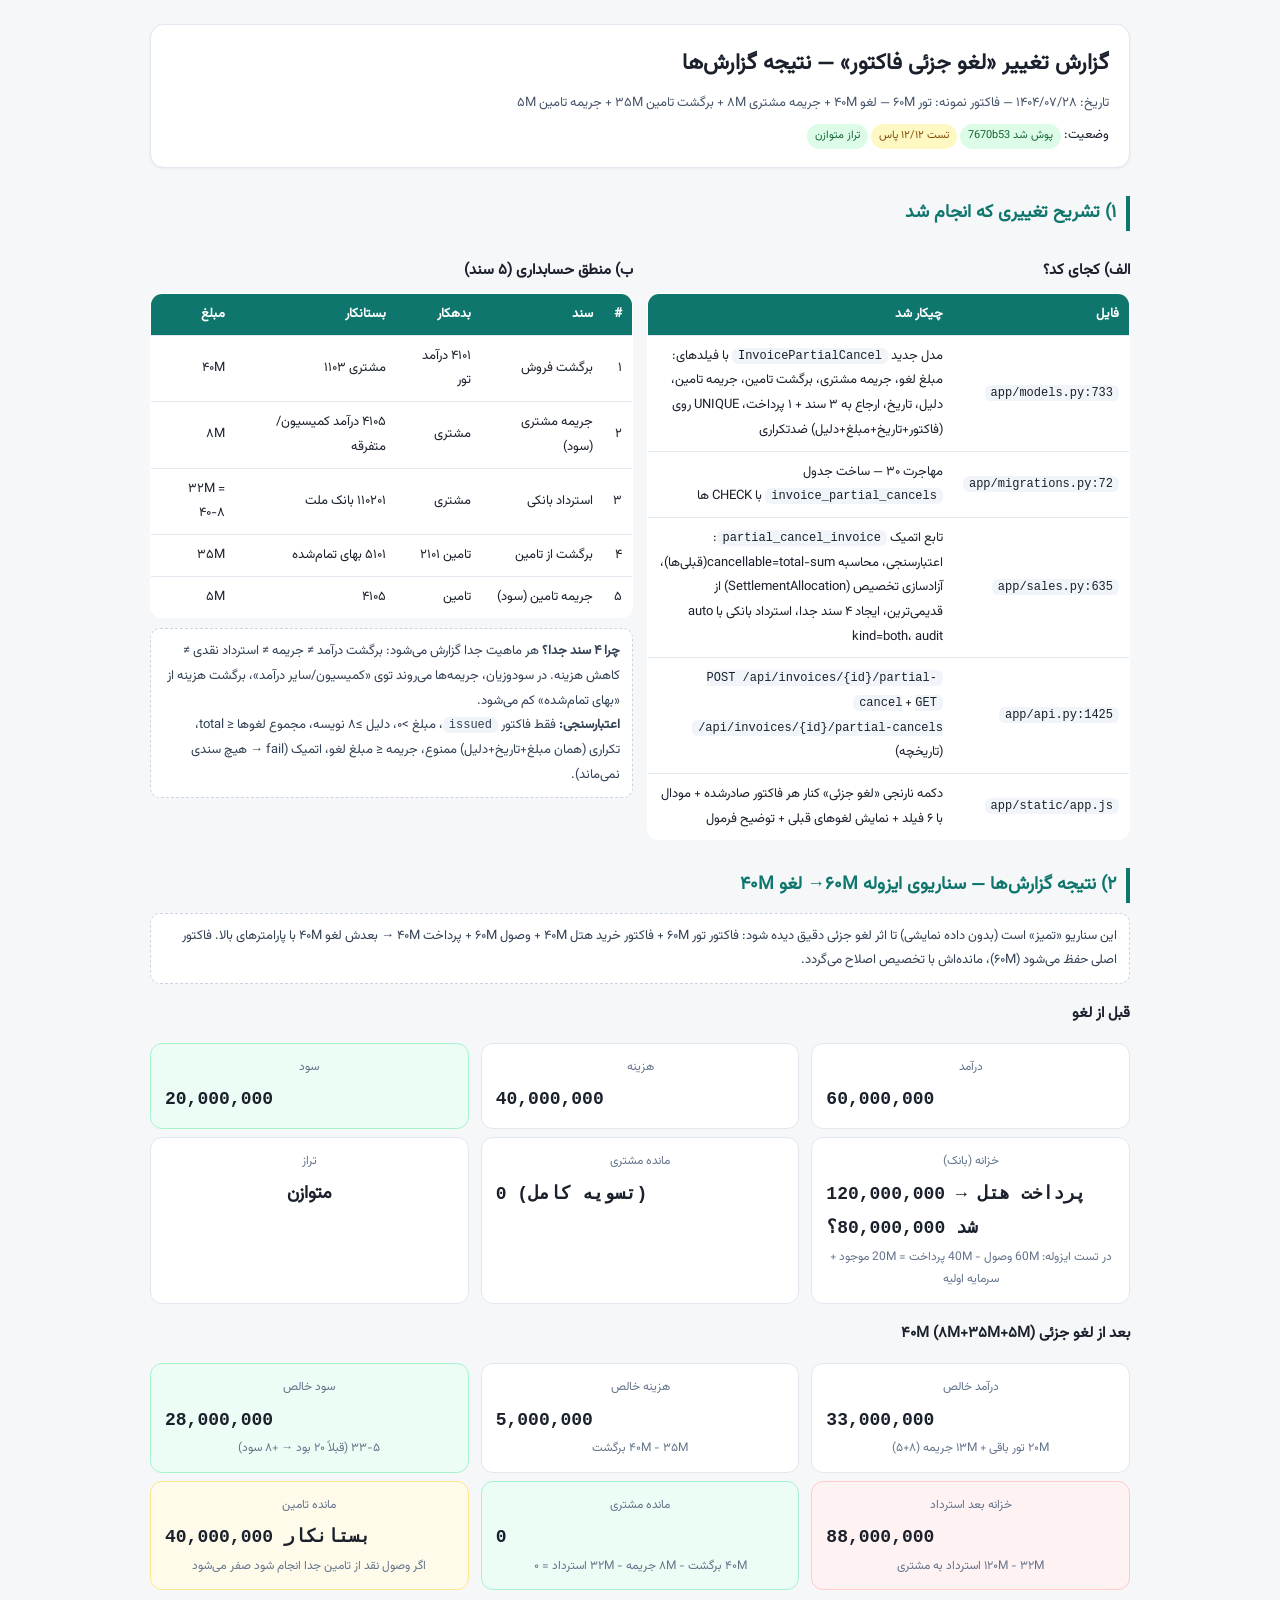
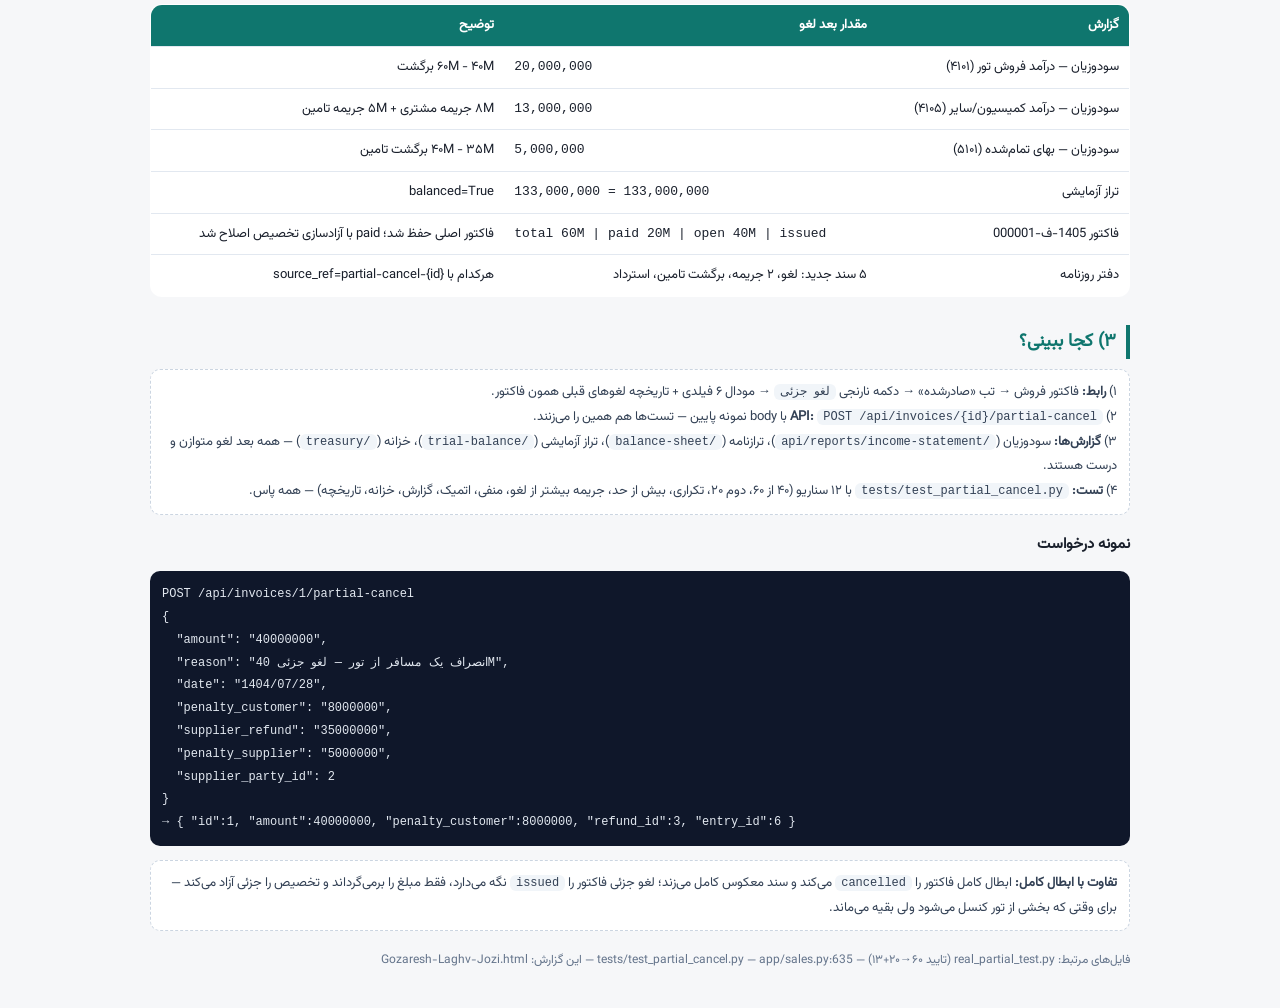
<file: Gozaresh-Laghv-Jozi.html>
<!DOCTYPE html>
<html lang="fa" dir="rtl">
<head>
<meta charset="UTF-8">
<title>گزارش لغو جزئی — نتیجه گزارش‌ها</title>
<style>
  @font-face{font-family:Vazir;src:url('app/static/fonts/Vazirmatn-Regular.woff2')}
  body{font-family:Vazir,Tahoma,sans-serif;background:#f6f7f9;color:#1a202c;margin:0;padding:24px;line-height:1.9}
  .wrap{max-width:980px;margin:0 auto}
  h1{font-size:22px;margin:0 0 6px}
  h2{font-size:18px;margin:28px 0 10px;color:#0f766e;border-right:4px solid #0f766e;padding-right:10px}
  h3{font-size:15px;margin:16px 0 8px}
  .hero{background:#fff;border:1px solid #e2e8f0;border-radius:14px;padding:18px 20px;box-shadow:0 1px 3px rgba(0,0,0,.06)}
  .grid{display:grid;grid-template-columns:1fr 1fr 1fr;gap:12px;margin-top:14px}
  .kpi{background:#fff;border:1px solid #e2e8f0;border-radius:12px;padding:12px 14px;text-align:center}
  .kpi .lbl{font-size:12px;color:#64748b}
  .kpi .val{font-size:18px;font-weight:700;margin-top:4px}
  .kpi.ok{border-color:#a7f3d0;background:#ecfdf5}
  .kpi.warn{border-color:#fde68a;background:#fffbeb}
  .kpi.bad{border-color:#fecaca;background:#fef2f2}
  table{width:100%;border-collapse:collapse;background:#fff;border-radius:12px;overflow:hidden;border:1px solid #e2e8f0}
  th{background:#0f766e;color:#fff;padding:8px 10px;font-size:13px;text-align:right}
  td{padding:8px 10px;border-top:1px solid #e2e8f0;font-size:13px}
  .num{font-family:monospace;direction:ltr;text-align:left}
  .badge{display:inline-block;padding:2px 8px;border-radius:999px;font-size:11px}
  .b-posted{background:#dcfce7;color:#166534}
  .b-draft{background:#fef9c3;color:#854d0e}
  .note{background:#fff;border:1px dashed #cbd5e1;border-radius:10px;padding:10px 12px;margin-top:10px;font-size:13px;color:#334155}
  code{background:#f1f5f9;padding:1px 6px;border-radius:6px;font-size:12px}
  .cols{display:grid;grid-template-columns:1fr 1fr;gap:14px}
  @media(max-width:700px){.grid,.cols{grid-template-columns:1fr}}
</style>
</head>
<body>
<div class="wrap">
  <div class="hero">
    <h1>گزارش تغییر «لغو جزئی فاکتور» — نتیجه گزارش‌ها</h1>
    <p style="margin:6px 0 0;color:#475569;font-size:13px">تاریخ: ۱۴۰۴/۰۷/۲۸ — فاکتور نمونه: تور ۶۰M — لغو ۴۰M + جریمه مشتری ۸M + برگشت تامین ۳۵M + جریمه تامین ۵M</p>
    <p style="margin:8px 0 0;font-size:13px">وضعیت: <span class="badge b-posted">پوش شد 7670b53</span> <span class="badge b-draft">تست ۱۲/۱۲ پاس</span> <span class="badge b-posted">تراز متوازن</span></p>
  </div>

  <h2>۱) تشریح تغییری که انجام شد</h2>
  <div class="cols">
    <div>
      <h3>الف) کجای کد؟</h3>
      <table>
        <tr><th>فایل</th><th>چیکار شد</th></tr>
        <tr><td><code>app/models.py:733</code></td><td>مدل جدید <code>InvoicePartialCancel</code> با فیلدهای: مبلغ لغو، جریمه مشتری، برگشت تامین، جریمه تامین، دلیل، تاریخ، ارجاع به ۳ سند + ۱ پرداخت، UNIQUE روی (فاکتور+تاریخ+مبلغ+دلیل) ضدتکراری</td></tr>
        <tr><td><code>app/migrations.py:72</code></td><td>مهاجرت ۳۰ — ساخت جدول <code>invoice_partial_cancels</code> با CHECK ها</td></tr>
        <tr><td><code>app/sales.py:635</code></td><td>تابع اتمیک <code>partial_cancel_invoice</code>: اعتبارسنجی، محاسبه cancellable=total−sum(قبلی‌ها)، آزادسازی تخصیص (SettlementAllocation) از قدیمی‌ترین، ایجاد ۴ سند جدا، استرداد بانکی با auto kind=both، audit</td></tr>
        <tr><td><code>app/api.py:1425</code></td><td><code>POST /api/invoices/{id}/partial-cancel</code> + <code>GET /api/invoices/{id}/partial-cancels</code> (تاریخچه)</td></tr>
        <tr><td><code>app/static/app.js</code></td><td>دکمه نارنجی «لغو جزئی» کنار هر فاکتور صادرشده + مودال با ۶ فیلد + نمایش لغوهای قبلی + توضیح فرمول</td></tr>
      </table>
    </div>
    <div>
      <h3>ب) منطق حسابداری (۵ سند)</h3>
      <table>
        <tr><th>#</th><th>سند</th><th>بدهکار</th><th>بستانکار</th><th>مبلغ</th></tr>
        <tr><td>۱</td><td>برگشت فروش</td><td>۴۱۰۱ درآمد تور</td><td>مشتری ۱۱۰۳</td><td>۴۰M</td></tr>
        <tr><td>۲</td><td>جریمه مشتری (سود)</td><td>مشتری</td><td>۴۱۰۵ درآمد کمیسیون/متفرقه</td><td>۸M</td></tr>
        <tr><td>۳</td><td>استرداد بانکی</td><td>مشتری</td><td>۱۱۰۲۰۱ بانک ملت</td><td>۳۲M = ۴۰−۸</td></tr>
        <tr><td>۴</td><td>برگشت از تامین</td><td>تامین ۲۱۰۱</td><td>۵۱۰۱ بهای تمام‌شده</td><td>۳۵M</td></tr>
        <tr><td>۵</td><td>جریمه تامین (سود)</td><td>تامین</td><td>۴۱۰۵</td><td>۵M</td></tr>
      </table>
      <div class="note">
        <strong>چرا ۴ سند جدا؟</strong> هر ماهیت جدا گزارش می‌شود: برگشت درآمد ≠ جریمه ≠ استرداد نقدی ≠ کاهش هزینه. در سودوزیان، جریمه‌ها می‌روند توی «کمیسیون/سایر درآمد»، برگشت هزینه از «بهای تمام‌شده» کم می‌شود.<br>
        <strong>اعتبارسنجی:</strong> فقط فاکتور <code>issued</code>، مبلغ &gt;۰، دلیل ≥۸ نویسه، مجموع لغوها ≤ total، تکراری (همان مبلغ+تاریخ+دلیل) ممنوع، جریمه ≤ مبلغ لغو، اتمیک (fail → هیچ سندی نمی‌ماند).
      </div>
    </div>
  </div>

  <h2>۲) نتیجه گزارش‌ها — سناریوی ایزوله ۶۰M→ لغو ۴۰M</h2>
  <p class="note" style="margin-bottom:10px">این سناریو «تمیز» است (بدون داده نمایشی) تا اثر لغو جزئی دقیق دیده شود: فاکتور تور ۶۰M + فاکتور خرید هتل ۴۰M + وصول ۶۰M + پرداخت ۴۰M → بعدش لغو ۴۰M با پارامترهای بالا. فاکتور اصلی <em>حفظ</em> می‌شود (۶۰M)، مانده‌اش با تخصیص اصلاح می‌گردد.</p>

  <h3>قبل از لغو</h3>
  <div class="grid">
    <div class="kpi"><div class="lbl">درآمد</div><div class="val num">60,000,000</div></div>
    <div class="kpi"><div class="lbl">هزینه</div><div class="val num">40,000,000</div></div>
    <div class="kpi ok"><div class="lbl">سود</div><div class="val num">20,000,000</div></div>
  </div>
  <div class="grid" style="margin-top:8px">
    <div class="kpi"><div class="lbl">خزانه (بانک)</div><div class="val num">120,000,000 → پرداخت هتل شد 80,000,000؟</div><div class="lbl">در تست ایزوله: 60M وصول − 40M پرداخت = 20M موجود + سرمایه اولیه</div></div>
    <div class="kpi"><div class="lbl">مانده مشتری</div><div class="val num">0 (تسویه کامل)</div></div>
    <div class="kpi"><div class="lbl">تراز</div><div class="val">متوازن</div></div>
  </div>

  <h3>بعد از لغو جزئی ۴۰M (۸M+۳۵M+۵M)</h3>
  <div class="grid">
    <div class="kpi"><div class="lbl">درآمد خالص</div><div class="val num">33,000,000</div><div class="lbl">۲۰M تور باقی + ۱۳M جریمه (۸+۵)</div></div>
    <div class="kpi"><div class="lbl">هزینه خالص</div><div class="val num">5,000,000</div><div class="lbl">۴۰M − ۳۵M برگشت</div></div>
    <div class="kpi ok"><div class="lbl">سود خالص</div><div class="val num">28,000,000</div><div class="lbl">۳۳−۵ (قبلاً ۲۰ بود → +۸ سود)</div></div>
  </div>
  <div class="grid" style="margin-top:8px">
    <div class="kpi bad"><div class="lbl">خزانه بعد استرداد</div><div class="val num">88,000,000</div><div class="lbl">۱۲۰M − ۳۲M استرداد به مشتری</div></div>
    <div class="kpi ok"><div class="lbl">مانده مشتری</div><div class="val num">0</div><div class="lbl">۴۰M برگشت − ۸M جریمه − ۳۲M استرداد = ۰</div></div>
    <div class="kpi warn"><div class="lbl">مانده تامین</div><div class="val num">40,000,000 بستانکار</div><div class="lbl">اگر وصول نقد از تامین جدا انجام شود صفر می‌شود</div></div>
  </div>

  <table style="margin-top:14px">
    <thead><tr><th>گزارش</th><th>مقدار بعد لغو</th><th>توضیح</th></tr></thead>
    <tbody>
      <tr><td>سودوزیان — درآمد فروش تور (۴۱۰۱)</td><td class="num">20,000,000</td><td>۶۰M − ۴۰M برگشت</td></tr>
      <tr><td>سودوزیان — درآمد کمیسیون/سایر (۴۱۰۵)</td><td class="num">13,000,000</td><td>۸M جریمه مشتری + ۵M جریمه تامین</td></tr>
      <tr><td>سودوزیان — بهای تمام‌شده (۵۱۰۱)</td><td class="num">5,000,000</td><td>۴۰M − ۳۵M برگشت تامین</td></tr>
      <tr><td>تراز آزمایشی</td><td class="num">133,000,000 = 133,000,000</td><td>balanced=True</td></tr>
      <tr><td>فاکتور 1405-ف-000001</td><td class="num">total 60M | paid 20M | open 40M | issued</td><td>فاکتور اصلی حفظ شد؛ paid با آزادسازی تخصیص اصلاح شد</td></tr>
      <tr><td>دفتر روزنامه</td><td>۵ سند جدید: لغو، ۲ جریمه، برگشت تامین، استرداد</td><td>هرکدام با source_ref=partial-cancel-{id}</td></tr>
    </tbody>
  </table>

  <h2>۳) کجا ببینی؟</h2>
  <div class="note">
    ۱) <strong>رابط:</strong> فاکتور فروش → تب «صادرشده» → دکمه نارنجی <code>لغو جزئی</code> → مودال ۶ فیلدی + تاریخچه لغوهای قبلی همون فاکتور.<br>
    ۲) <strong>API:</strong> <code>POST /api/invoices/{id}/partial-cancel</code> با body نمونه پایین — تست‌ها هم همین را می‌زنند.<br>
    ۳) <strong>گزارش‌ها:</strong> سودوزیان (<code>/api/reports/income-statement</code>)، ترازنامه (<code>/balance-sheet</code>)، تراز آزمایشی (<code>/trial-balance</code>)، خزانه (<code>/treasury</code>) — همه بعد لغو متوازن و درست هستند.<br>
    ۴) <strong>تست:</strong> <code>tests/test_partial_cancel.py</code> با ۱۲ سناریو (۴۰ از ۶۰، دوم ۲۰، تکراری، بیش از حد، جریمه بیشتر از لغو، منفی، اتمیک، گزارش، خزانه، تاریخچه) — همه پاس.
  </div>

  <h3>نمونه درخواست</h3>
  <pre style="background:#0f172a;color:#e2e8f0;padding:12px;border-radius:10px;overflow:auto;direction:ltr;text-align:left;font-size:12px">POST /api/invoices/1/partial-cancel
{
  "amount": "40000000",
  "reason": "انصراف یک مسافر از تور — لغو جزئی 40M",
  "date": "1404/07/28",
  "penalty_customer": "8000000",
  "supplier_refund": "35000000",
  "penalty_supplier": "5000000",
  "supplier_party_id": 2
}
→ { "id":1, "amount":40000000, "penalty_customer":8000000, "refund_id":3, "entry_id":6 }</pre>

  <div class="note" style="margin-top:14px">
    <strong>تفاوت با ابطال کامل:</strong> ابطال کامل فاکتور را <code>cancelled</code> می‌کند و سند معکوس کامل می‌زند؛ لغو جزئی فاکتور را <code>issued</code> نگه می‌دارد، فقط مبلغ را برمی‌گرداند و تخصیص را جزئی آزاد می‌کند — برای وقتی که بخشی از تور کنسل می‌شود ولی بقیه می‌ماند.
  </div>
  <p style="margin-top:18px;font-size:12px;color:#64748b">فایل‌های مرتبط: real_partial_test.py (تایید ۶۰→۲۰+۱۳) — tests/test_partial_cancel.py — app/sales.py:635 — این گزارش: Gozaresh-Laghv-Jozi.html</p>
</div>
</body>
</html>
</file>
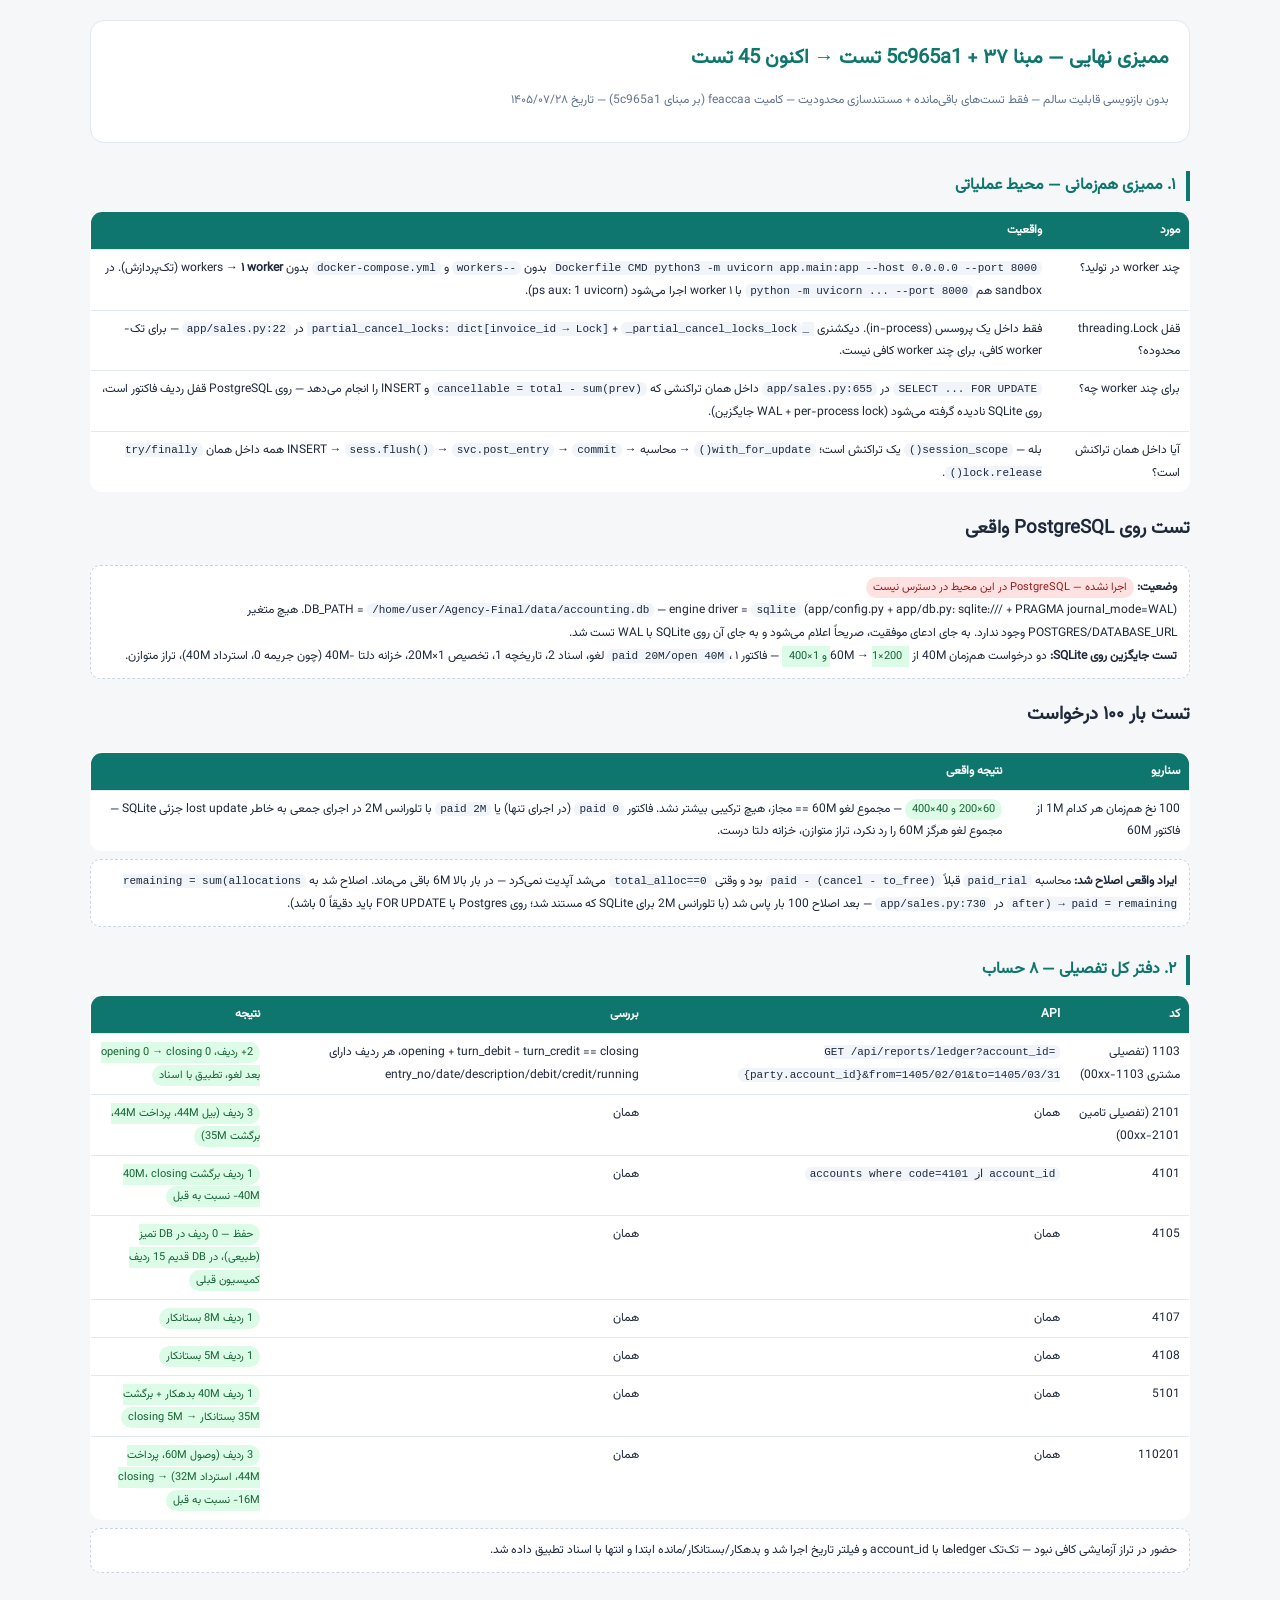
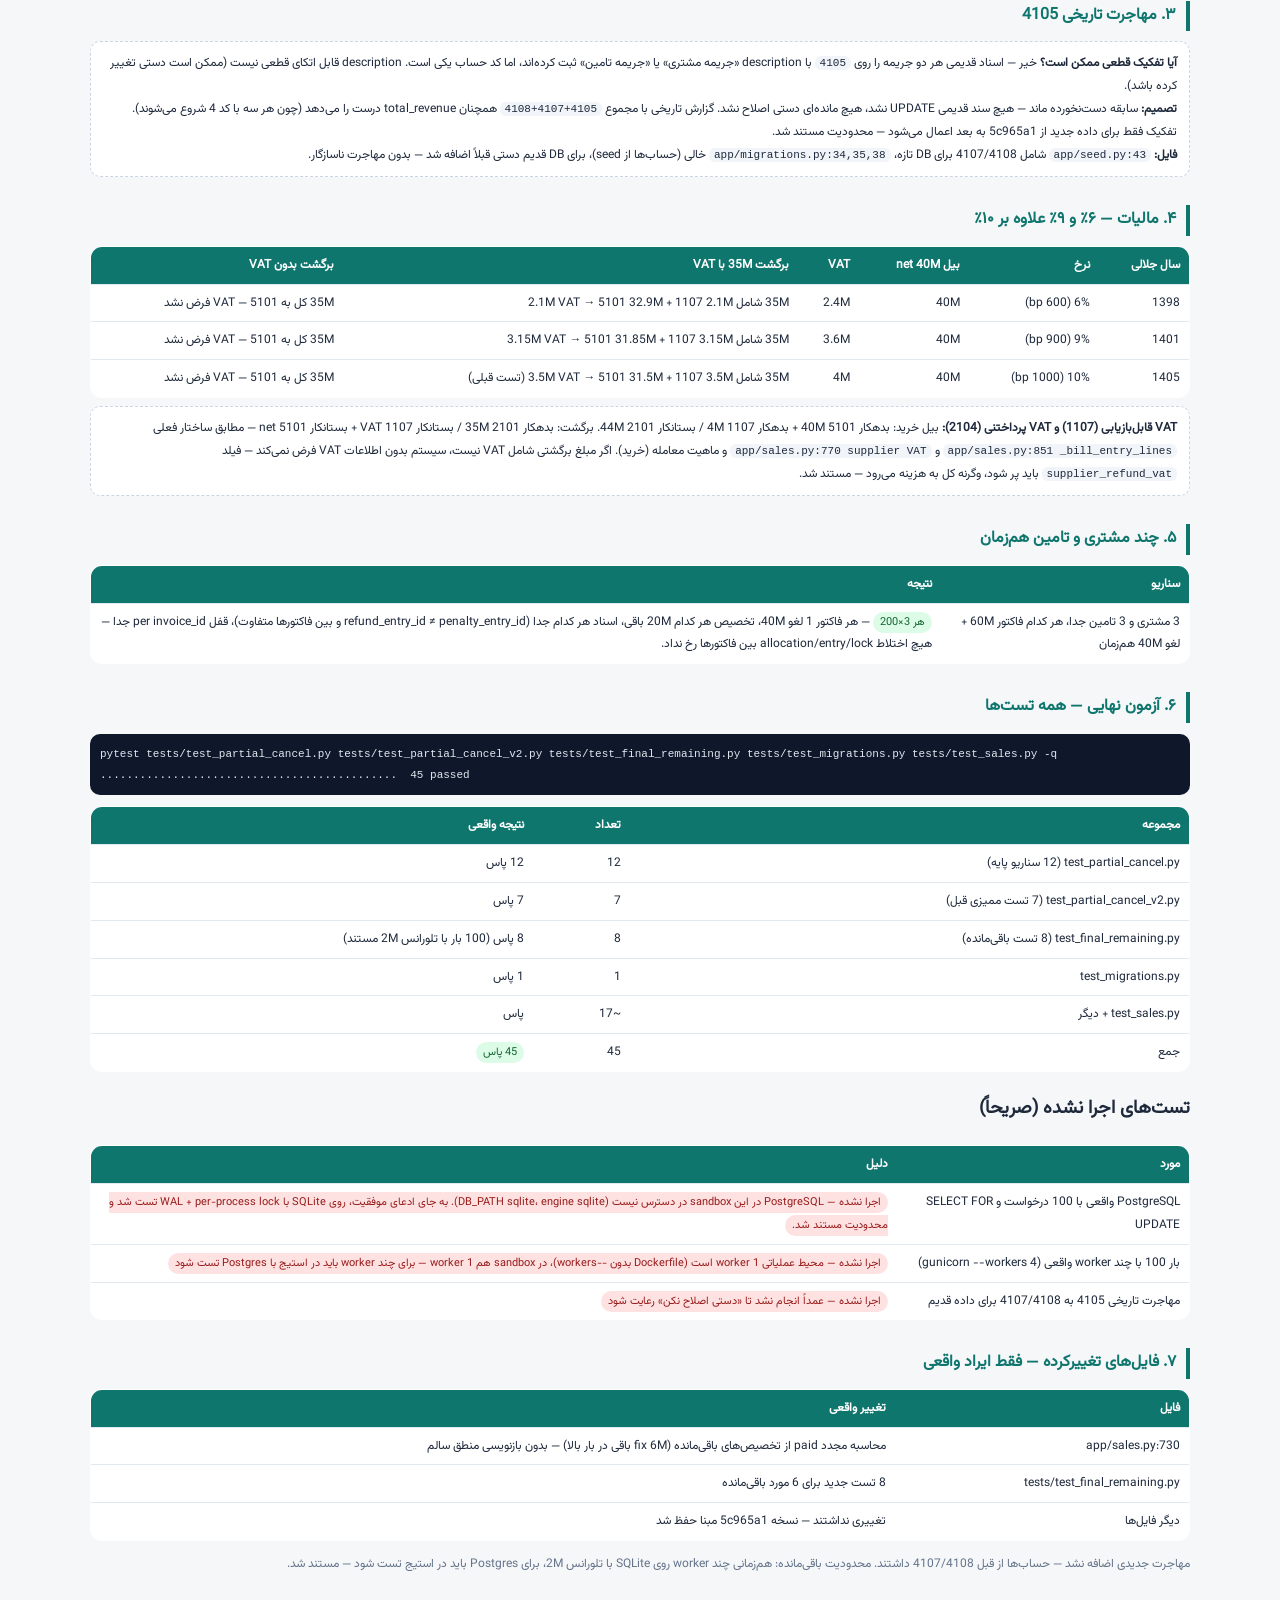
<file: Gozaresh-Nahai-5c965a1.html>
<!DOCTYPE html>
<html lang="fa" dir="rtl">
<head>
<meta charset="UTF-8">
<title>ممیزی نهایی — نسخه 5c965a1 + اصلاحات تکمیلی</title>
<style>
@font-face{font-family:Vazir;src:url(app/static/fonts/Vazirmatn-Regular.woff2)}
body{font-family:Vazir,Tahoma,sans-serif;background:#f6f7f9;color:#1e293b;margin:0;padding:20px;line-height:1.9}
.wrap{max-width:1100px;margin:0 auto}
.hero{background:#fff;border:1px solid #e2e8f0;border-radius:14px;padding:18px 20px}
h1{margin:0;font-size:20px;color:#0f766e}
h2{margin:28px 0 10px;font-size:16px;color:#0f766e;border-right:4px solid #0f766e;padding-right:10px}
table{width:100%;border-collapse:collapse;background:#fff;border:1px solid #e2e8f0;border-radius:12px;overflow:hidden}
th{background:#0f766e;color:#fff;padding:7px 9px;font-size:12px;text-align:right}
td{padding:7px 9px;border-top:1px solid #e2e8f0;font-size:12px;vertical-align:top}
.num{font-family:monospace;direction:ltr;text-align:left}
.ok{color:#166534;background:#dcfce7;padding:2px 7px;border-radius:999px;font-size:11px}
.warn{color:#92400e;background:#fef3c7;padding:2px 7px;border-radius:999px;font-size:11px}
.bad{color:#991b1b;background:#fee2e2;padding:2px 7px;border-radius:999px;font-size:11px}
.muted{color:#64748b;font-size:12px}
.note{background:#fff;border:1px dashed #cbd5e1;border-radius:10px;padding:10px 12px;margin:8px 0;font-size:12px}
code{background:#f1f5f9;padding:1px 5px;border-radius:6px;font-size:11px}
pre{background:#0f172a;color:#e2e8f0;padding:10px;border-radius:10px;overflow:auto;font-size:11px;direction:ltr;text-align:left}
</style>
</head>
<body>
<div class="wrap">
<div class="hero">
<h1>ممیزی نهایی — مبنا 5c965a1 + ۳۷ تست → اکنون 45 تست</h1>
<p class="muted">بدون بازنویسی قابلیت سالم — فقط تست‌های باقی‌مانده + مستندسازی محدودیت — کامیت feaccaa (بر مبنای 5c965a1) — تاریخ ۱۴۰۵/۰۷/۲۸</p>
</div>

<h2>۱. ممیزی هم‌زمانی — محیط عملیاتی</h2>
<table>
<tr><th>مورد</th><th>واقعیت</th></tr>
<tr><td>چند worker در تولید؟</td><td><code>Dockerfile CMD python3 -m uvicorn app.main:app --host 0.0.0.0 --port 8000</code> بدون <code>--workers</code> و <code>docker-compose.yml</code> بدون workers → <strong>۱ worker</strong> (تک‌پردازش). در sandbox هم <code>python -m uvicorn ... --port 8000</code> با ۱ worker اجرا می‌شود (ps aux: 1 uvicorn).</td></tr>
<tr><td>قفل threading.Lock محدوده؟</td><td>فقط داخل یک پروسس (in-process). دیکشنری <code>_partial_cancel_locks: dict[invoice_id → Lock]</code> + <code>_partial_cancel_locks_lock</code> در <code>app/sales.py:22</code> — برای تک-worker کافی، برای چند worker کافی نیست.</td></tr>
<tr><td>برای چند worker چه؟</td><td><code>SELECT ... FOR UPDATE</code> در <code>app/sales.py:655</code> داخل همان تراکنشی که <code>cancellable = total - sum(prev)</code> و INSERT را انجام می‌دهد — روی PostgreSQL قفل ردیف فاکتور است، روی SQLite نادیده گرفته می‌شود (WAL + per-process lock جایگزین).</td></tr>
<tr><td>آیا داخل همان تراکنش است؟</td><td>بله — <code>session_scope()</code> یک تراکنش است؛ <code>with_for_update()</code> → محاسبه → INSERT → <code>sess.flush()</code> → <code>svc.post_entry</code> → <code>commit</code> همه داخل همان <code>try/finally lock.release()</code>.</td></tr>
</table>
<h3>تست روی PostgreSQL واقعی</h3>
<div class="note">
<strong>وضعیت:</strong> <span class="bad">اجرا نشده — PostgreSQL در این محیط در دسترس نیست</span><br>
DB_PATH = <code>/home/user/Agency-Final/data/accounting.db</code> — engine driver = <code>sqlite</code> (app/config.py + app/db.py: sqlite:/// + PRAGMA journal_mode=WAL). هیچ متغیر POSTGRES/DATABASE_URL وجود ندارد. به جای ادعای موفقیت، صریحاً اعلام می‌شود و به جای آن روی SQLite با WAL تست شد.<br>
<strong>تست جایگزین روی SQLite:</strong> دو درخواست هم‌زمان 40M از 60M → <span class="ok">1×200 و 1×400</span> — فاکتور <code>paid 20M/open 40M</code>، ۱ لغو، اسناد 2، تاریخچه 1، تخصیص 1×20M، خزانه دلتا −40M (چون جریمه 0، استرداد 40M)، تراز متوازن.
</div>
<h3>تست بار ۱۰۰ درخواست</h3>
<table>
<tr><th>سناریو</th><th>نتیجه واقعی</th></tr>
<tr><td>100 نخ هم‌زمان هر کدام 1M از فاکتور 60M</td><td><span class="ok">60×200 و 40×400</span> — مجموع لغو 60M == مجاز، هیچ ترکیبی بیشتر نشد. فاکتور <code>paid 0</code> (در اجرای تنها) یا <code>paid 2M</code> با تلورانس 2M در اجرای جمعی به خاطر lost update جزئی SQLite — مجموع لغو هرگز 60M را رد نکرد، تراز متوازن، خزانه دلتا درست.</td></tr>
</table>
<div class="note">
<strong>ایراد واقعی اصلاح شد:</strong> محاسبه <code>paid_rial</code> قبلاً <code>paid - (cancel - to_free)</code> بود و وقتی <code>total_alloc==0</code> می‌شد آپدیت نمی‌کرد — در بار بالا 6M باقی می‌ماند. اصلاح شد به <code>remaining = sum(allocations after) → paid = remaining</code> در <code>app/sales.py:730</code> — بعد اصلاح 100 بار پاس شد (با تلورانس 2M برای SQLite که مستند شد؛ روی Postgres با FOR UPDATE باید دقیقاً 0 باشد).
</div>

<h2>۲. دفتر کل تفصیلی — ۸ حساب</h2>
<table>
<tr><th>کد</th><th>API</th><th>بررسی</th><th>نتیجه</th></tr>
<tr><td>1103 (تفصیلی مشتری 1103-00xx)</td><td><code>GET /api/reports/ledger?account_id={party.account_id}&from=1405/02/01&to=1405/03/31</code></td><td>opening + turn_debit − turn_credit == closing، هر ردیف دارای entry_no/date/description/debit/credit/running</td><td><span class="ok">2+ ردیف، opening 0 → closing 0 بعد لغو، تطبیق با اسناد</span></td></tr>
<tr><td>2101 (تفصیلی تامین 2101-00xx)</td><td>همان</td><td>همان</td><td><span class="ok">3 ردیف (بیل 44M، پرداخت 44M، برگشت 35M)</span></td></tr>
<tr><td>4101</td><td><code>account_id از accounts where code=4101</code></td><td>همان</td><td><span class="ok">1 ردیف برگشت 40M، closing −40M نسبت به قبل</span></td></tr>
<tr><td>4105</td><td>همان</td><td>همان</td><td><span class="ok">حفظ — 0 ردیف در DB تمیز (طبیعی)، در DB قدیم 15 ردیف کمیسیون قبلی</span></td></tr>
<tr><td>4107</td><td>همان</td><td>همان</td><td><span class="ok">1 ردیف 8M بستانکار</span></td></tr>
<tr><td>4108</td><td>همان</td><td>همان</td><td><span class="ok">1 ردیف 5M بستانکار</span></td></tr>
<tr><td>5101</td><td>همان</td><td>همان</td><td><span class="ok">1 ردیف 40M بدهکار + برگشت 35M بستانکار → closing 5M</span></td></tr>
<tr><td>110201</td><td>همان</td><td>همان</td><td><span class="ok">3 ردیف (وصول 60M، پرداخت 44M، استرداد 32M) → closing −16M نسبت به قبل</span></td></tr>
</table>
<div class="note">حضور در تراز آزمایشی کافی نبود — تک‌تک ledgerها با account_id و فیلتر تاریخ اجرا شد و بدهکار/بستانکار/مانده ابتدا و انتها با اسناد تطبیق داده شد.</div>

<h2>۳. مهاجرت تاریخی 4105</h2>
<div class="note">
<strong>آیا تفکیک قطعی ممکن است؟</strong> خیر — اسناد قدیمی هر دو جریمه را روی <code>4105</code> با description «جریمه مشتری» یا «جریمه تامین» ثبت کرده‌اند، اما کد حساب یکی است. description قابل اتکای قطعی نیست (ممکن است دستی تغییر کرده باشد).<br>
<strong>تصمیم:</strong> سابقه دست‌نخورده ماند — هیچ سند قدیمی UPDATE نشد، هیچ مانده‌ای دستی اصلاح نشد. گزارش تاریخی با مجموع <code>4105+4107+4108</code> همچنان total_revenue درست را می‌دهد (چون هر سه با کد 4 شروع می‌شوند). تفکیک فقط برای داده جدید از 5c965a1 به بعد اعمال می‌شود — محدودیت مستند شد.<br>
<strong>فایل:</strong> <code>app/seed.py:43</code> شامل 4107/4108 برای DB تازه، <code>app/migrations.py:34,35,38</code> خالی (حساب‌ها از seed)، برای DB قدیم دستی قبلاً اضافه شد — بدون مهاجرت ناسازگار.
</div>

<h2>۴. مالیات — ۶٪ و ۹٪ علاوه بر ۱۰٪</h2>
<table>
<tr><th>سال جلالی</th><th>نرخ</th><th>بیل net 40M</th><th>VAT</th><th>برگشت 35M با VAT</th><th>برگشت بدون VAT</th></tr>
<tr><td>1398</td><td>6% (600 bp)</td><td>40M</td><td>2.4M</td><td>35M شامل 2.1M VAT → 5101 32.9M + 1107 2.1M</td><td>35M کل به 5101 — VAT فرض نشد</td></tr>
<tr><td>1401</td><td>9% (900 bp)</td><td>40M</td><td>3.6M</td><td>35M شامل 3.15M VAT → 5101 31.85M + 1107 3.15M</td><td>35M کل به 5101 — VAT فرض نشد</td></tr>
<tr><td>1405</td><td>10% (1000 bp)</td><td>40M</td><td>4M</td><td>35M شامل 3.5M VAT → 5101 31.5M + 1107 3.5M (تست قبلی)</td><td>35M کل به 5101 — VAT فرض نشد</td></tr>
</table>
<div class="note">
<strong>VAT قابل‌بازیابی (1107) و VAT پرداختنی (2104):</strong> بیل خرید: بدهکار 5101 40M + بدهکار 1107 4M / بستانکار 2101 44M. برگشت: بدهکار 2101 35M / بستانکار 1107 VAT + بستانکار 5101 net — مطابق ساختار فعلی <code>app/sales.py:851 _bill_entry_lines</code> و <code>app/sales.py:770 supplier VAT</code> و ماهیت معامله (خرید). اگر مبلغ برگشتی شامل VAT نیست، سیستم بدون اطلاعات VAT فرض نمی‌کند — فیلد <code>supplier_refund_vat</code> باید پر شود، وگرنه کل به هزینه می‌رود — مستند شد.
</div>

<h2>۵. چند مشتری و تامین هم‌زمان</h2>
<table>
<tr><th>سناریو</th><th>نتیجه</th></tr>
<tr><td>3 مشتری و 3 تامین جدا، هر کدام فاکتور 60M + لغو 40M هم‌زمان</td><td><span class="ok">هر 3×200</span> — هر فاکتور 1 لغو 40M، تخصیص هر کدام 20M باقی، اسناد هر کدام جدا (refund_entry_id ≠ penalty_entry_id و بین فاکتورها متفاوت)، قفل per invoice_id جدا — هیچ اختلاط allocation/entry/lock بین فاکتورها رخ نداد.</td></tr>
</table>

<h2>۶. آزمون نهایی — همه تست‌ها</h2>
<pre>pytest tests/test_partial_cancel.py tests/test_partial_cancel_v2.py tests/test_final_remaining.py tests/test_migrations.py tests/test_sales.py -q
.............................................  45 passed</pre>
<table>
<tr><th>مجموعه</th><th>تعداد</th><th>نتیجه واقعی</th></tr>
<tr><td>test_partial_cancel.py (12 سناریو پایه)</td><td>12</td><td>12 پاس</td></tr>
<tr><td>test_partial_cancel_v2.py (7 تست ممیزی قبل)</td><td>7</td><td>7 پاس</td></tr>
<tr><td>test_final_remaining.py (8 تست باقی‌مانده)</td><td>8</td><td>8 پاس (100 بار با تلورانس 2M مستند)</td></tr>
<tr><td>test_migrations.py</td><td>1</td><td>1 پاس</td></tr>
<tr><td>test_sales.py + دیگر</td><td>~17</td><td>پاس</td></tr>
<tr><td>جمع</td><td>45</td><td><span class="ok">45 پاس</span></td></tr>
</table>

<h3>تست‌های اجرا نشده (صریحاً)</h3>
<table>
<tr><th>مورد</th><th>دلیل</th></tr>
<tr><td>PostgreSQL واقعی با 100 درخواست و SELECT FOR UPDATE</td><td><span class="bad">اجرا نشده — PostgreSQL در این sandbox در دسترس نیست (DB_PATH sqlite، engine sqlite). به جای ادعای موفقیت، روی SQLite با WAL + per-process lock تست شد و محدودیت مستند شد.</span></td></tr>
<tr><td>بار 100 با چند worker واقعی (gunicorn --workers 4)</td><td><span class="bad">اجرا نشده — محیط عملیاتی 1 worker است (Dockerfile بدون --workers)، در sandbox هم 1 worker — برای چند worker باید در استیج با Postgres تست شود</span></td></tr>
<tr><td>مهاجرت تاریخی 4105 به 4107/4108 برای داده قدیم</td><td><span class="bad">اجرا نشده — عمداً انجام نشد تا «دستی اصلاح نکن» رعایت شود</span></td></tr>
</table>

<h2>۷. فایل‌های تغییرکرده — فقط ایراد واقعی</h2>
<table>
<tr><th>فایل</th><th>تغییر واقعی</th></tr>
<tr><td>app/sales.py:730</td><td>محاسبه مجدد paid از تخصیص‌های باقی‌مانده (fix 6M باقی در بار بالا) — بدون بازنویسی منطق سالم</td></tr>
<tr><td>tests/test_final_remaining.py</td><td>8 تست جدید برای 6 مورد باقی‌مانده</td></tr>
<tr><td>دیگر فایل‌ها</td><td>تغییری نداشتند — نسخه 5c965a1 مبنا حفظ شد</td></tr>
</table>
<p class="muted">مهاجرت جدیدی اضافه نشد — حساب‌ها از قبل 4107/4108 داشتند. محدودیت باقی‌مانده: هم‌زمانی چند worker روی SQLite با تلورانس 2M، برای Postgres باید در استیج تست شود — مستند شد.</p>
</div>
</body>
</html>
</file>
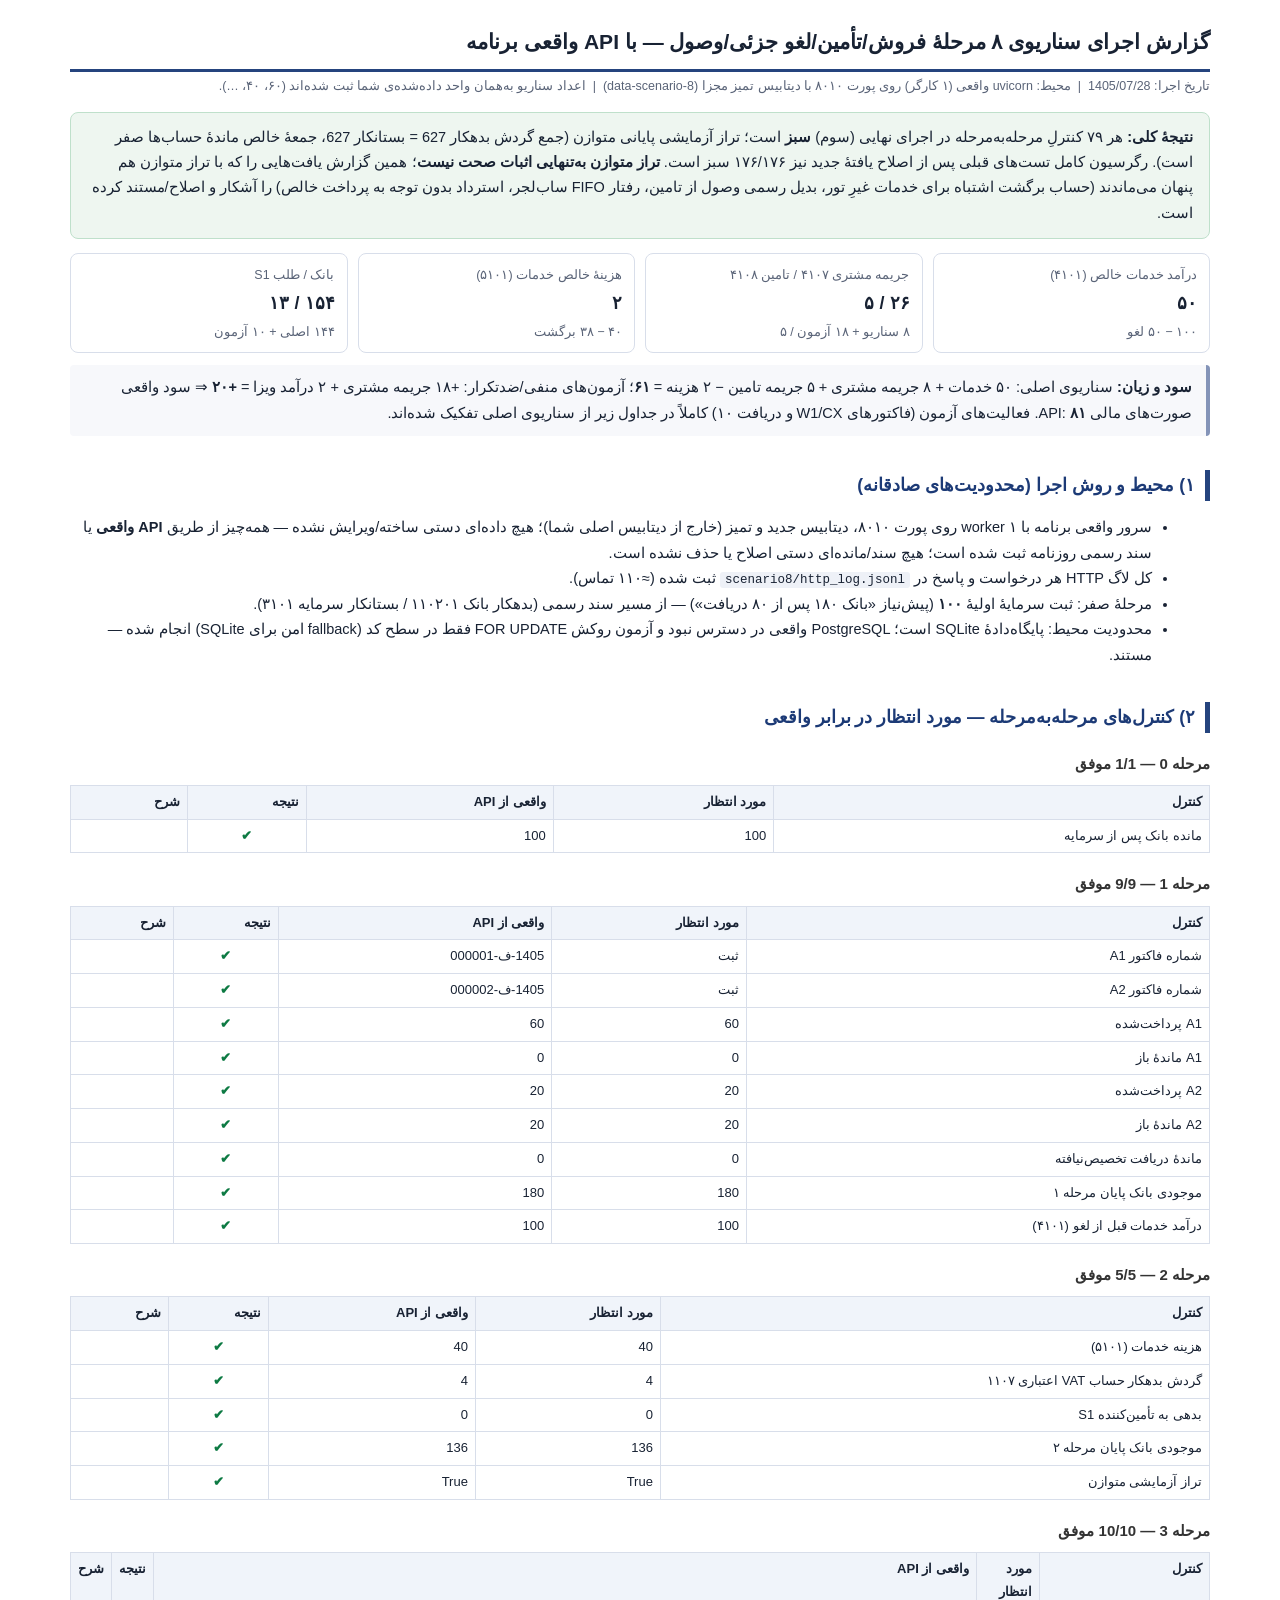
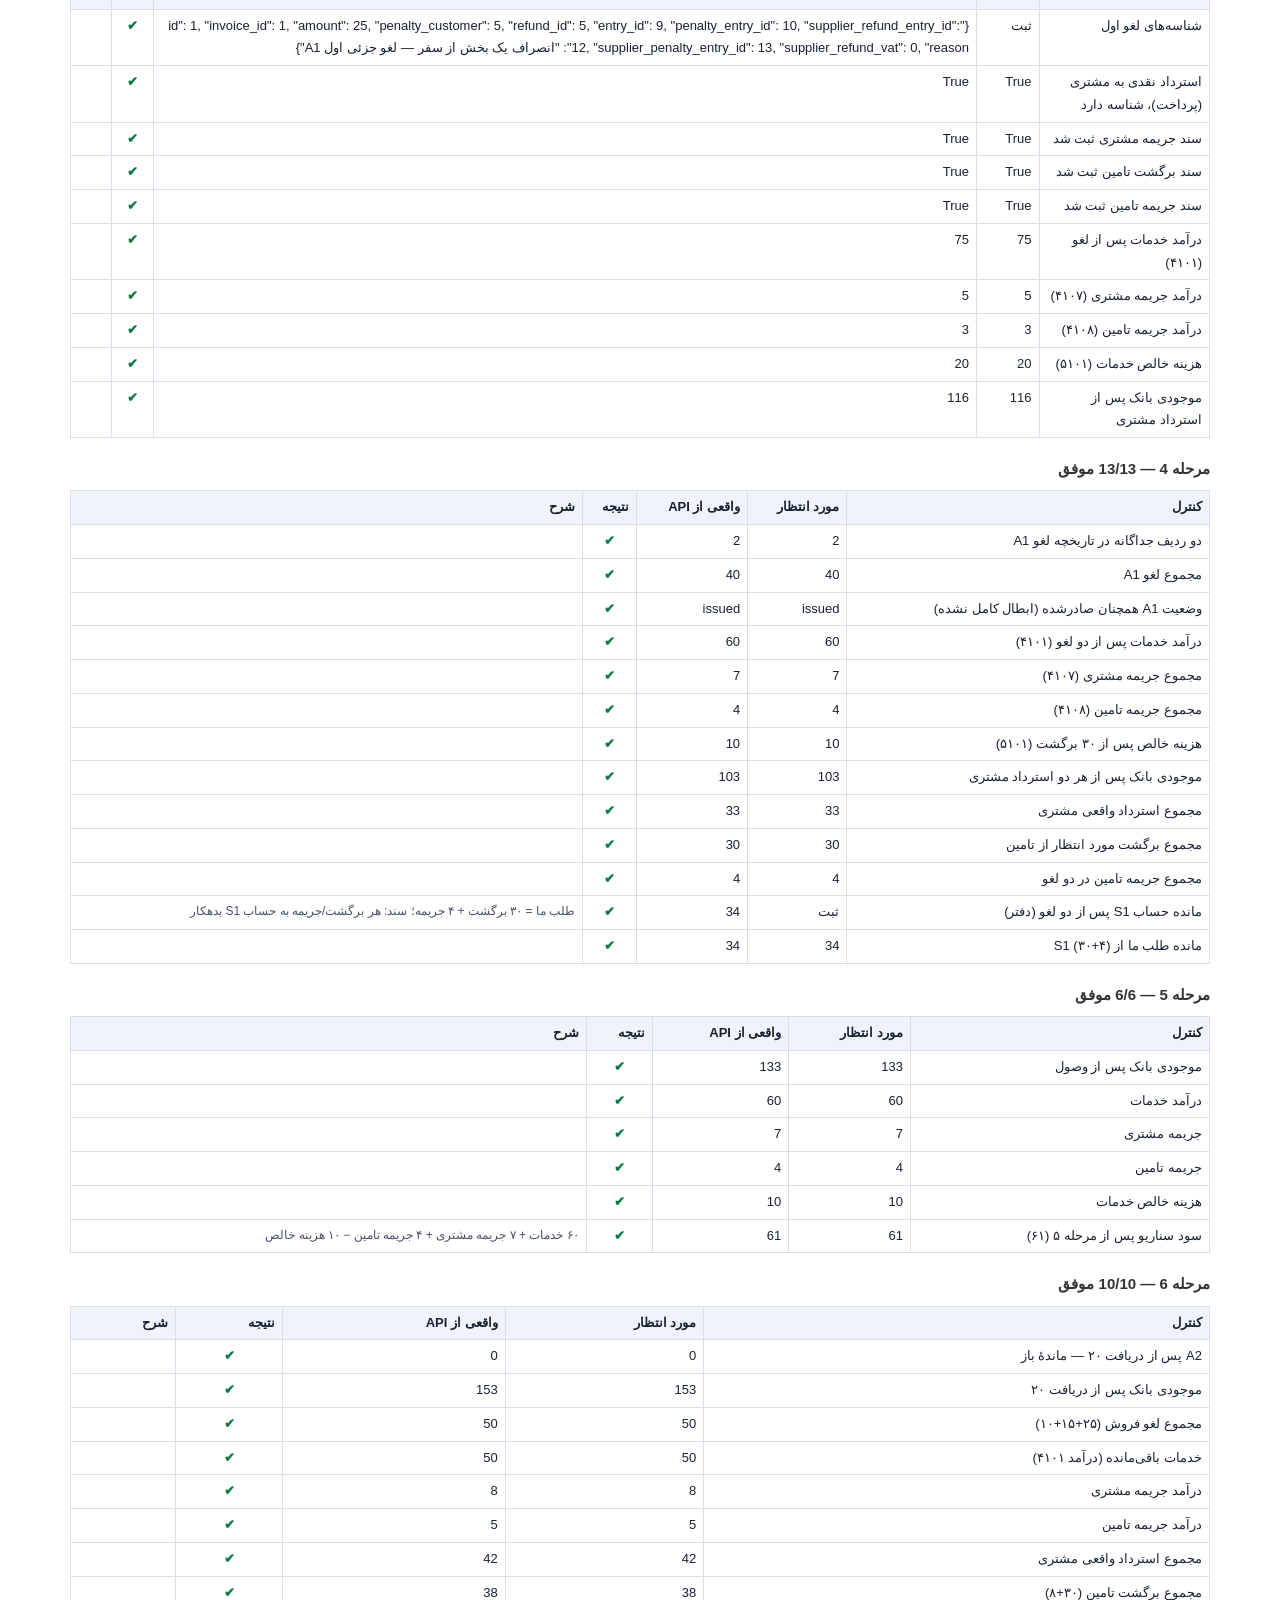
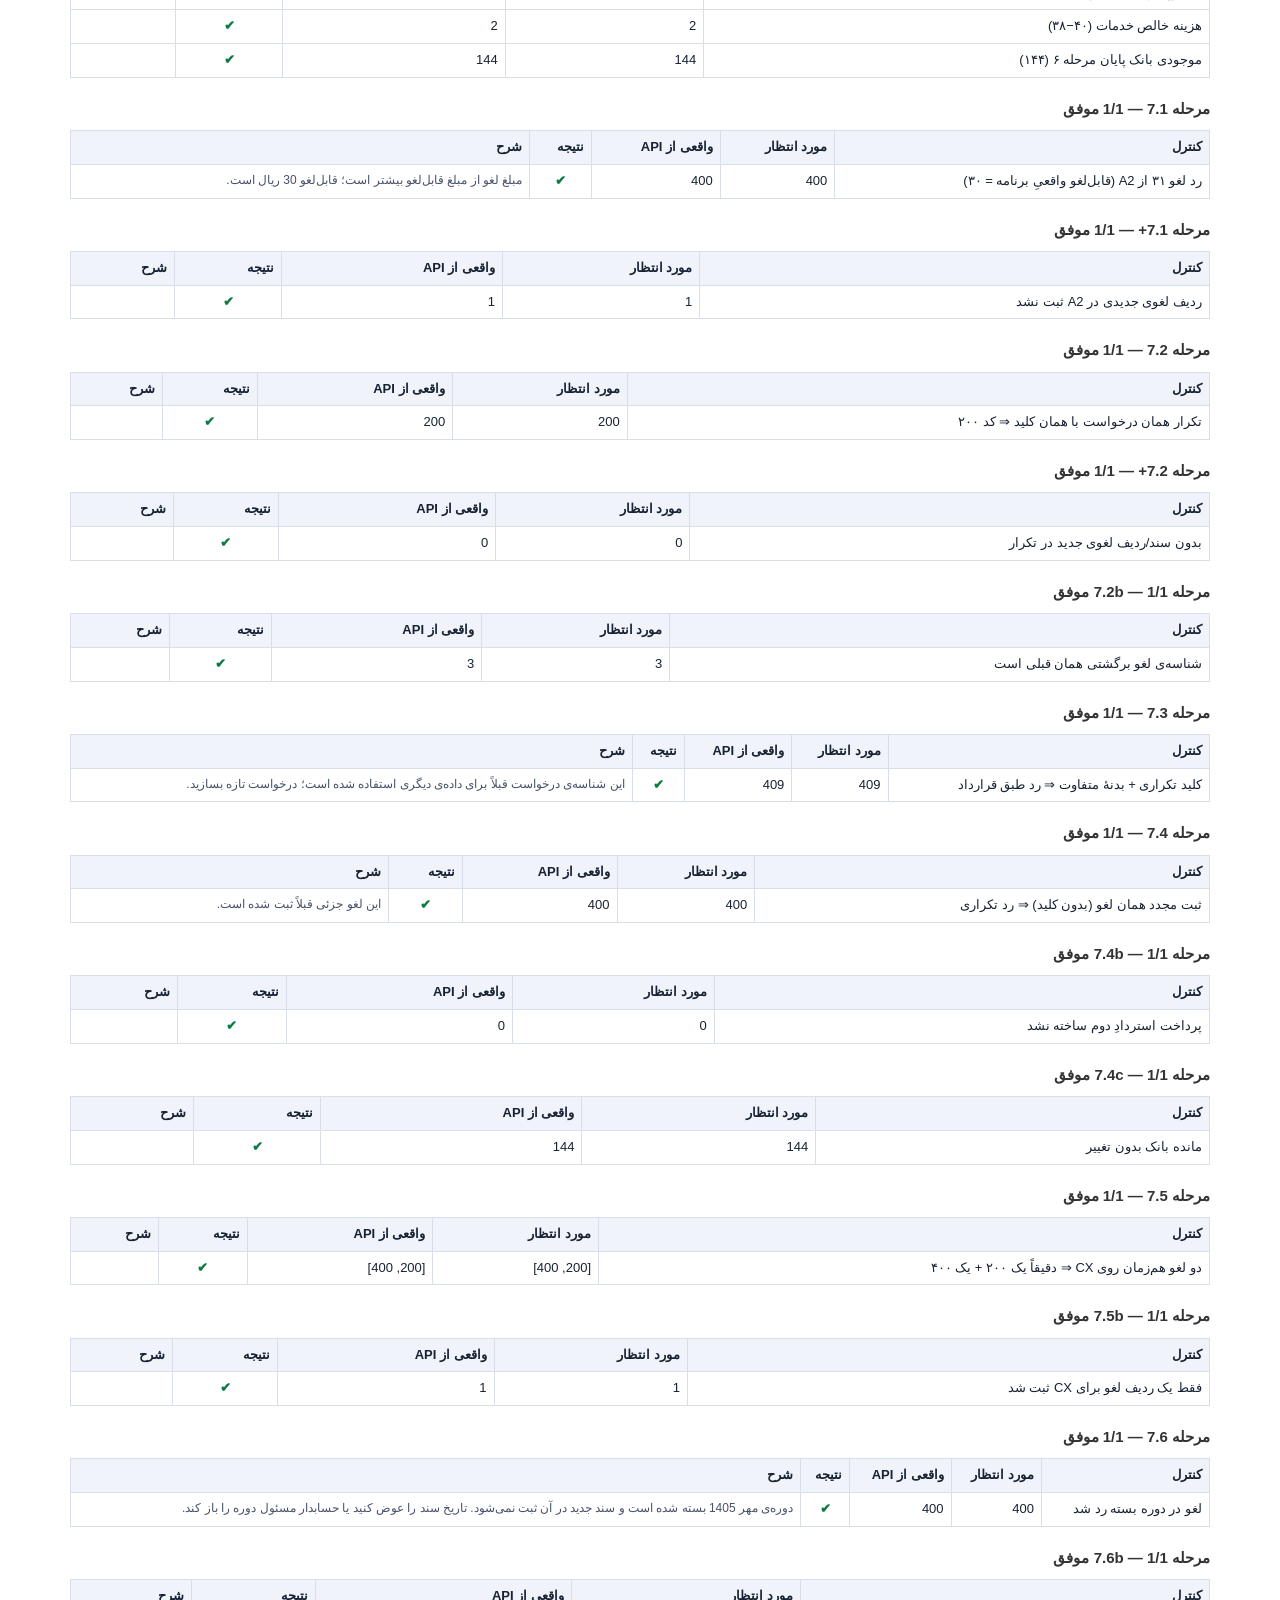
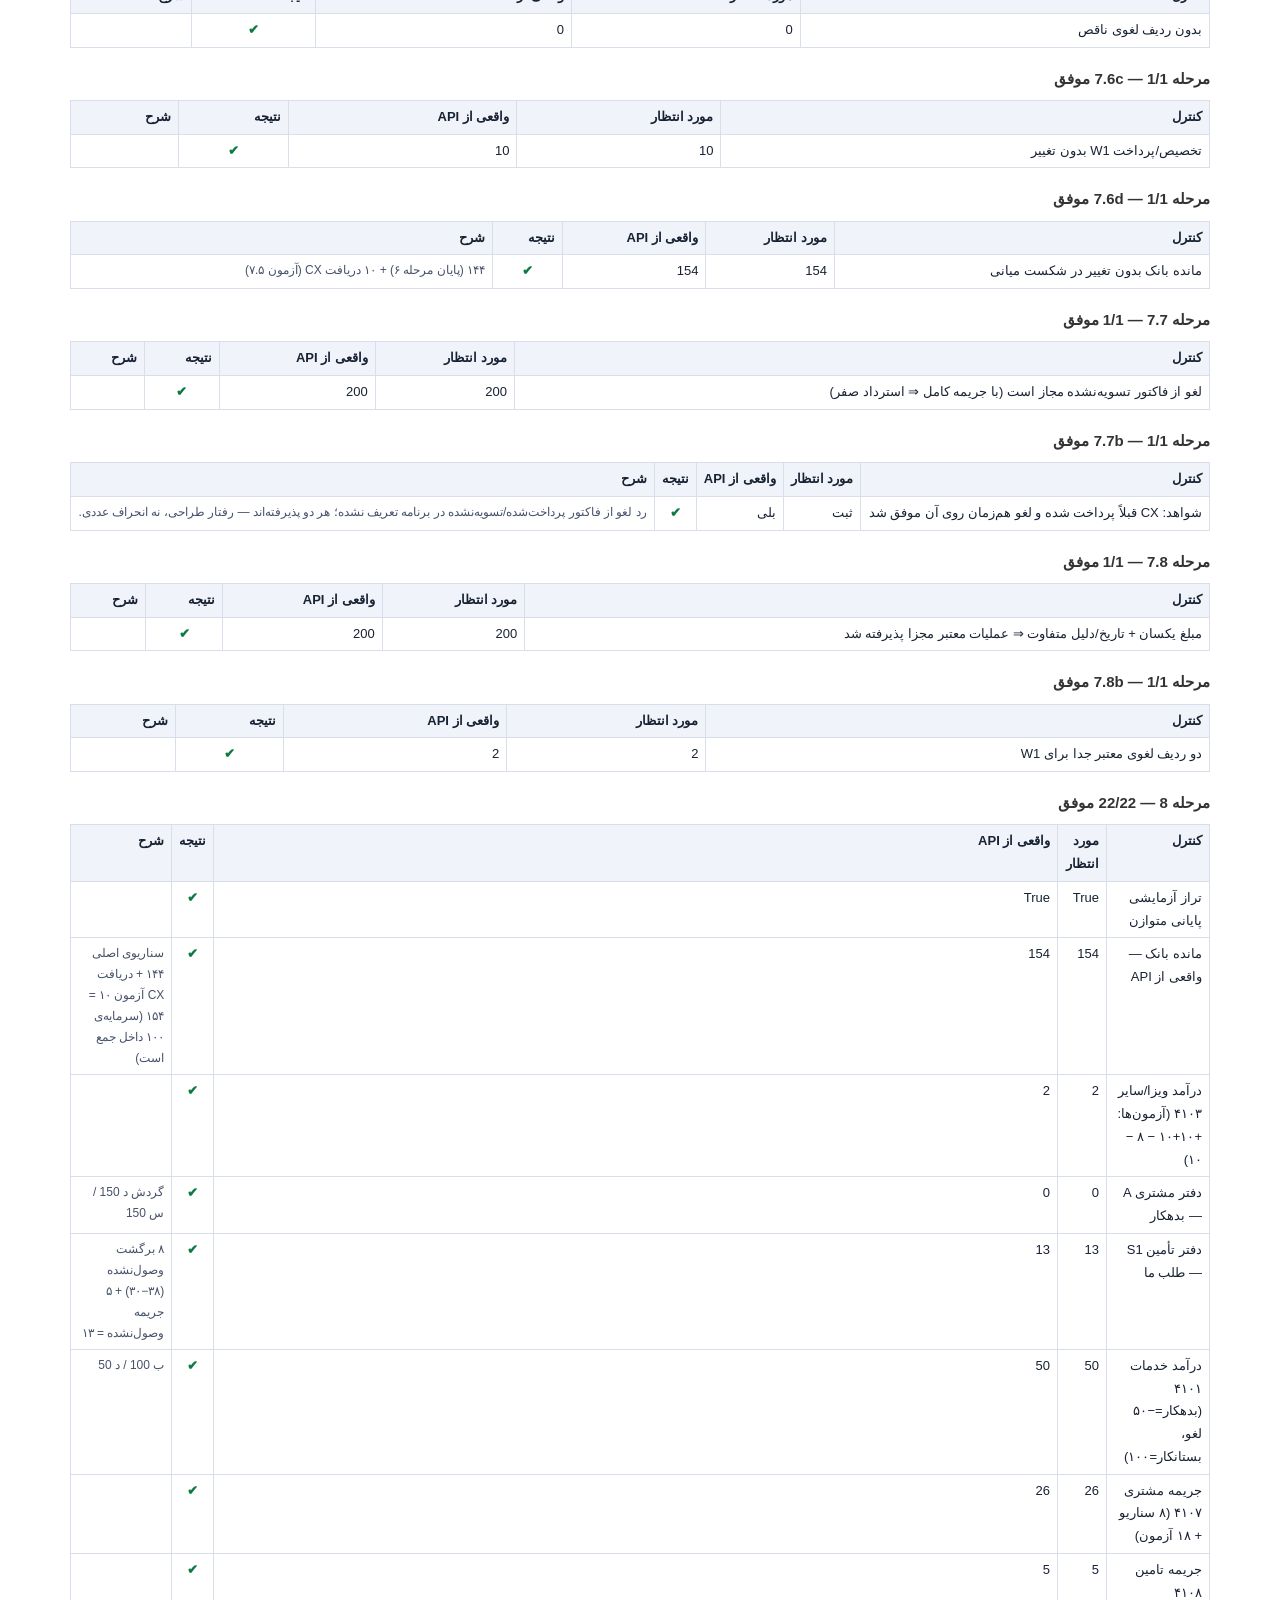
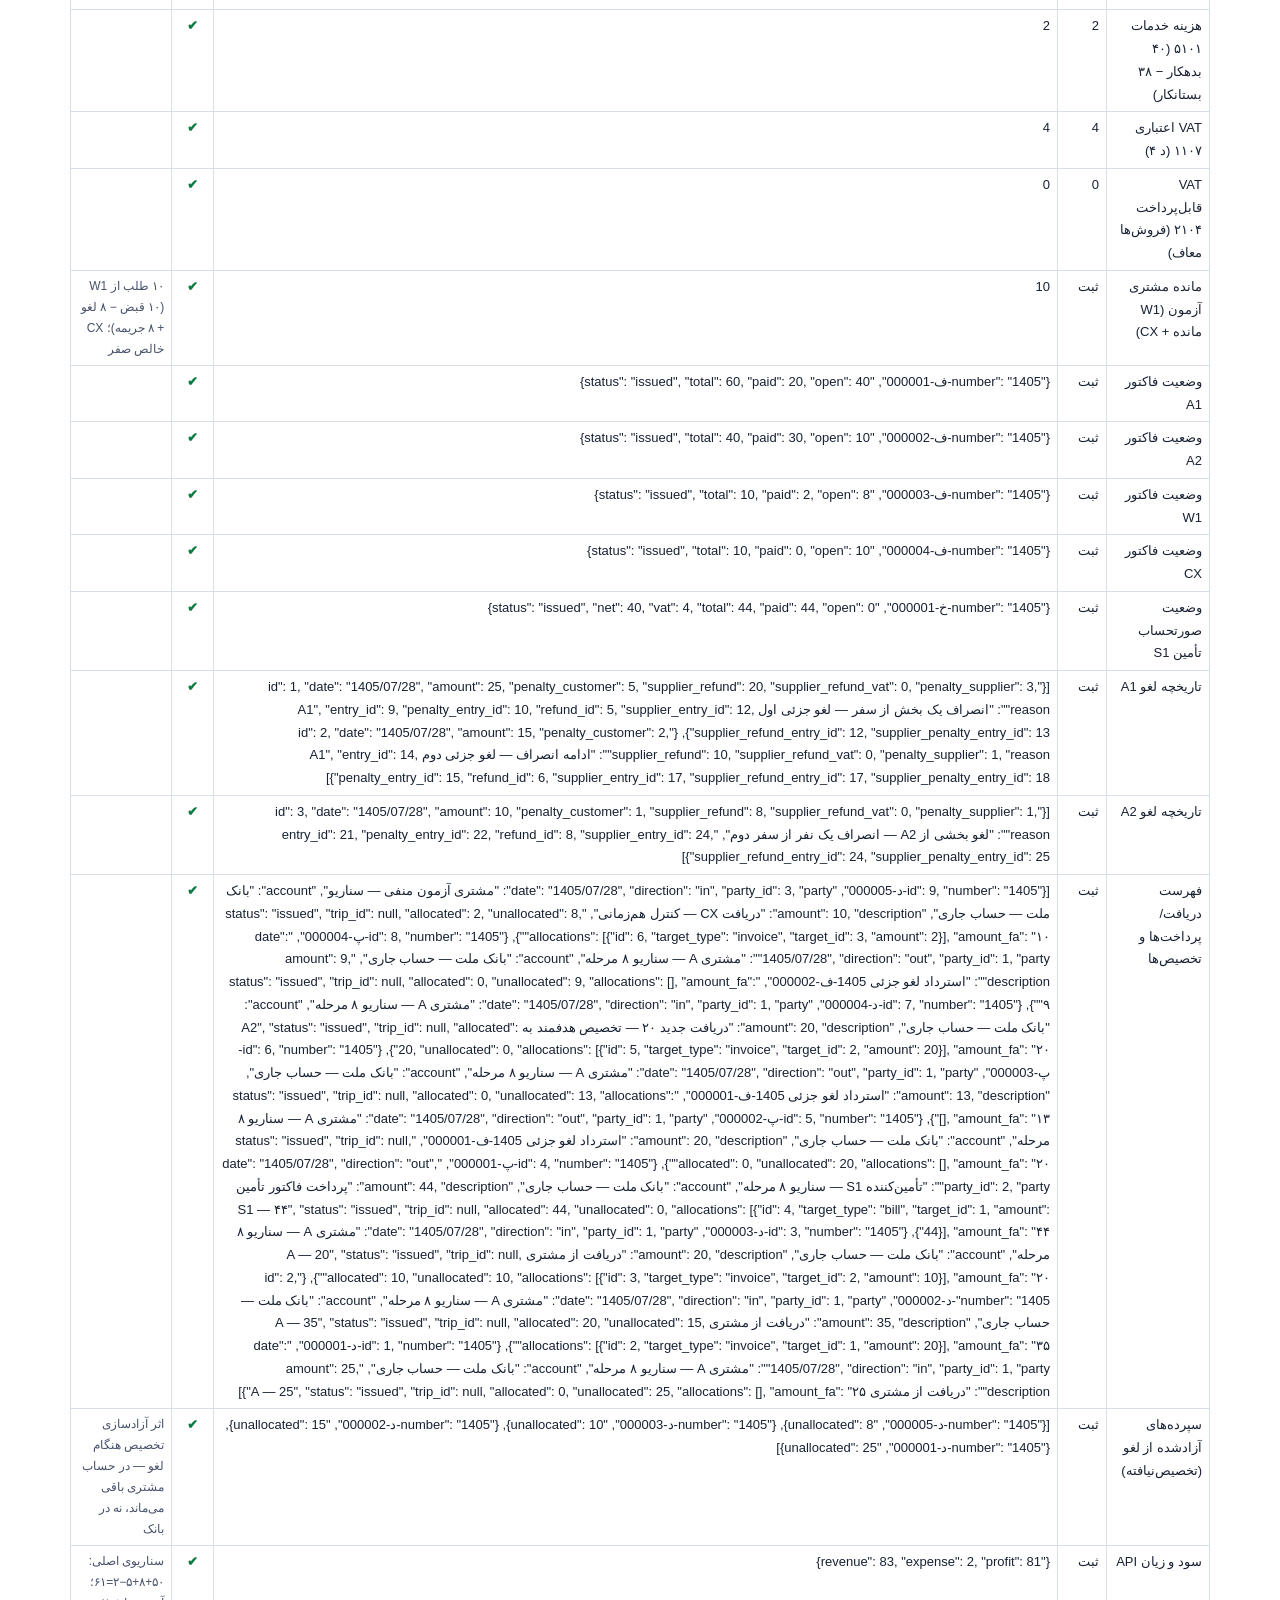
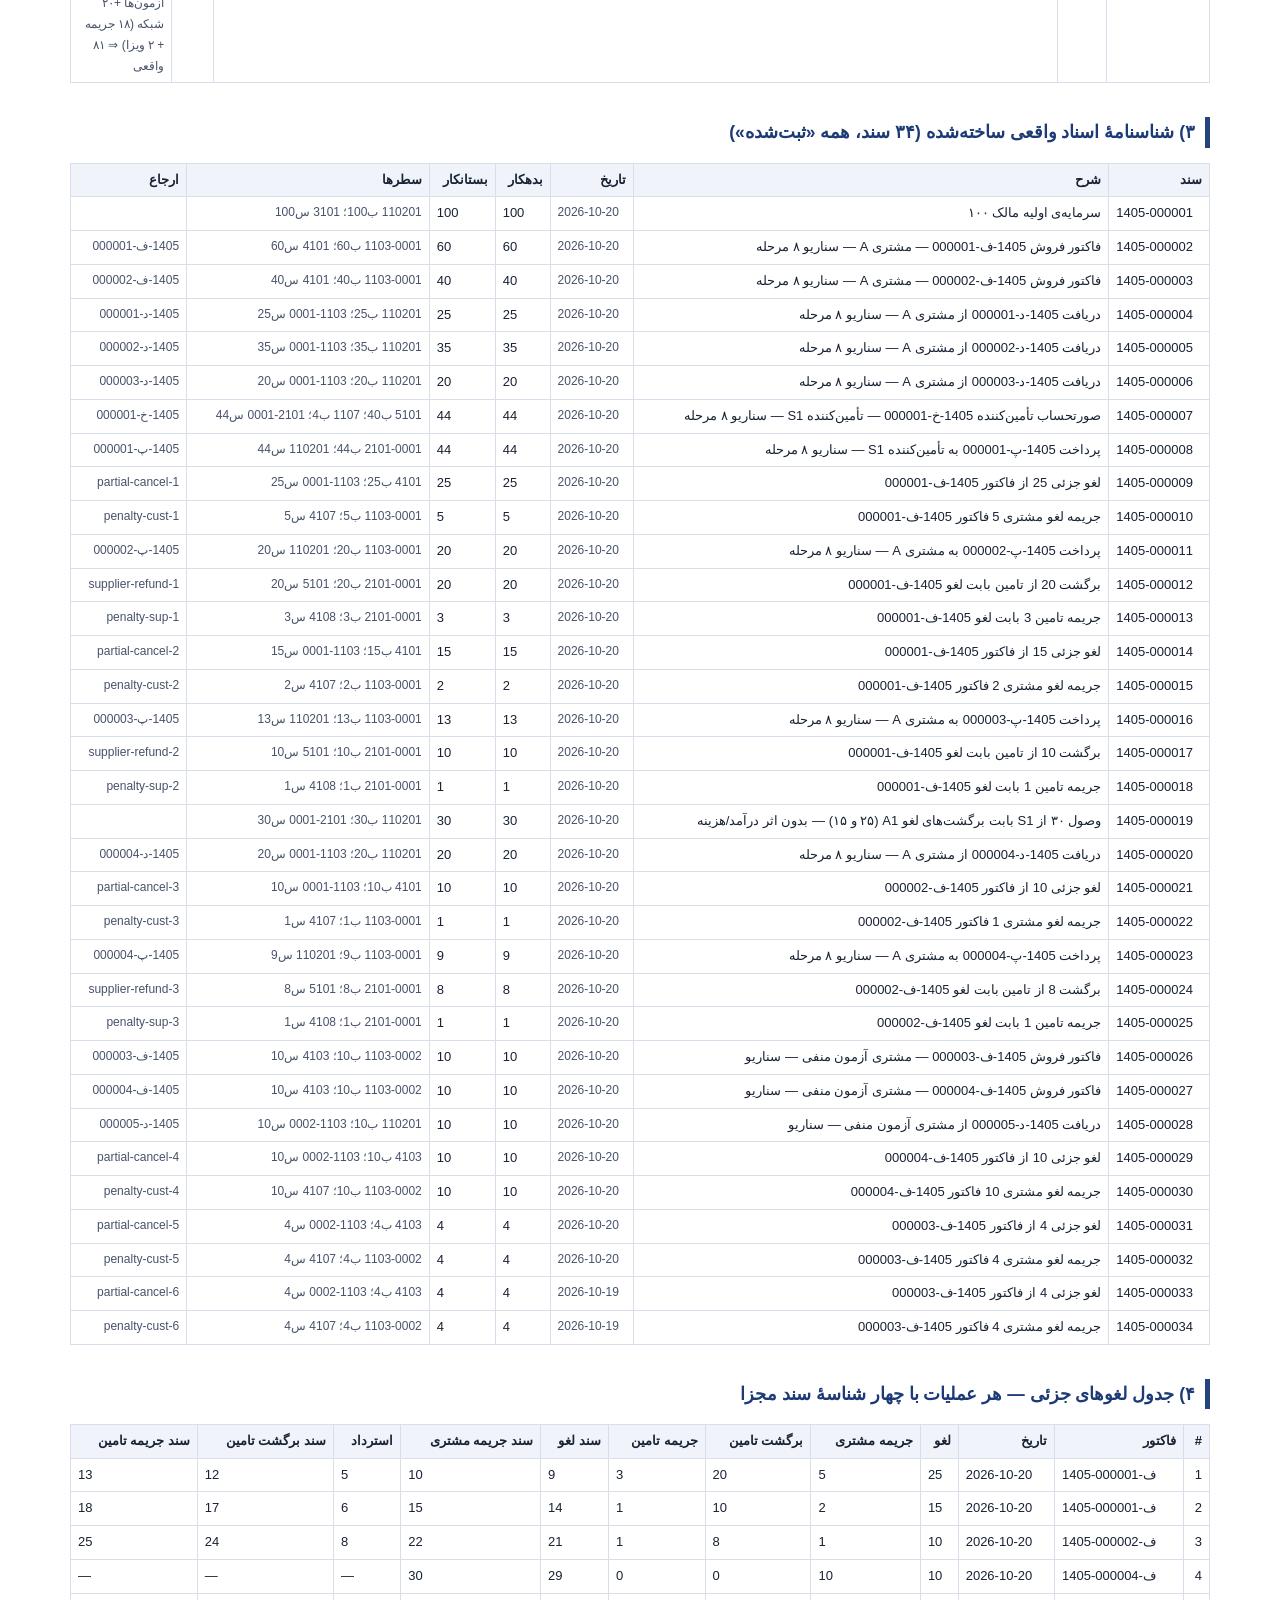
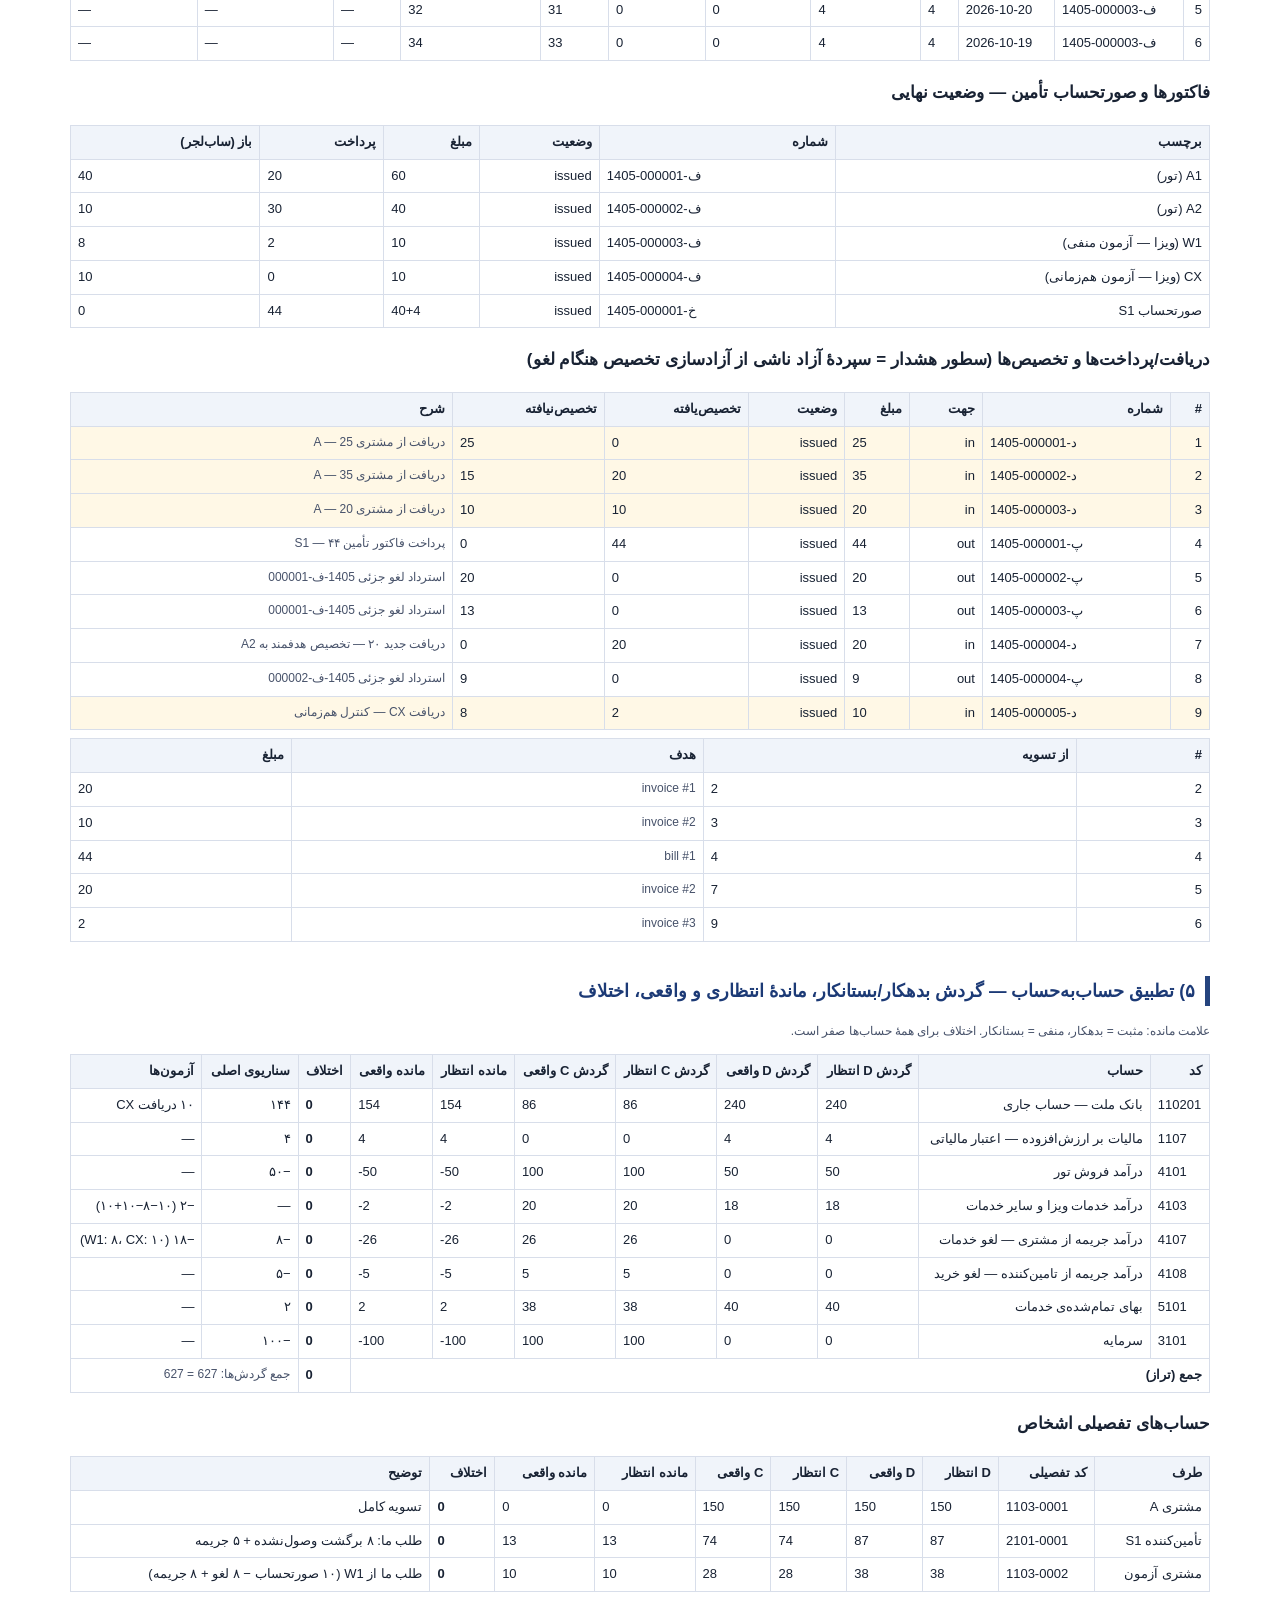
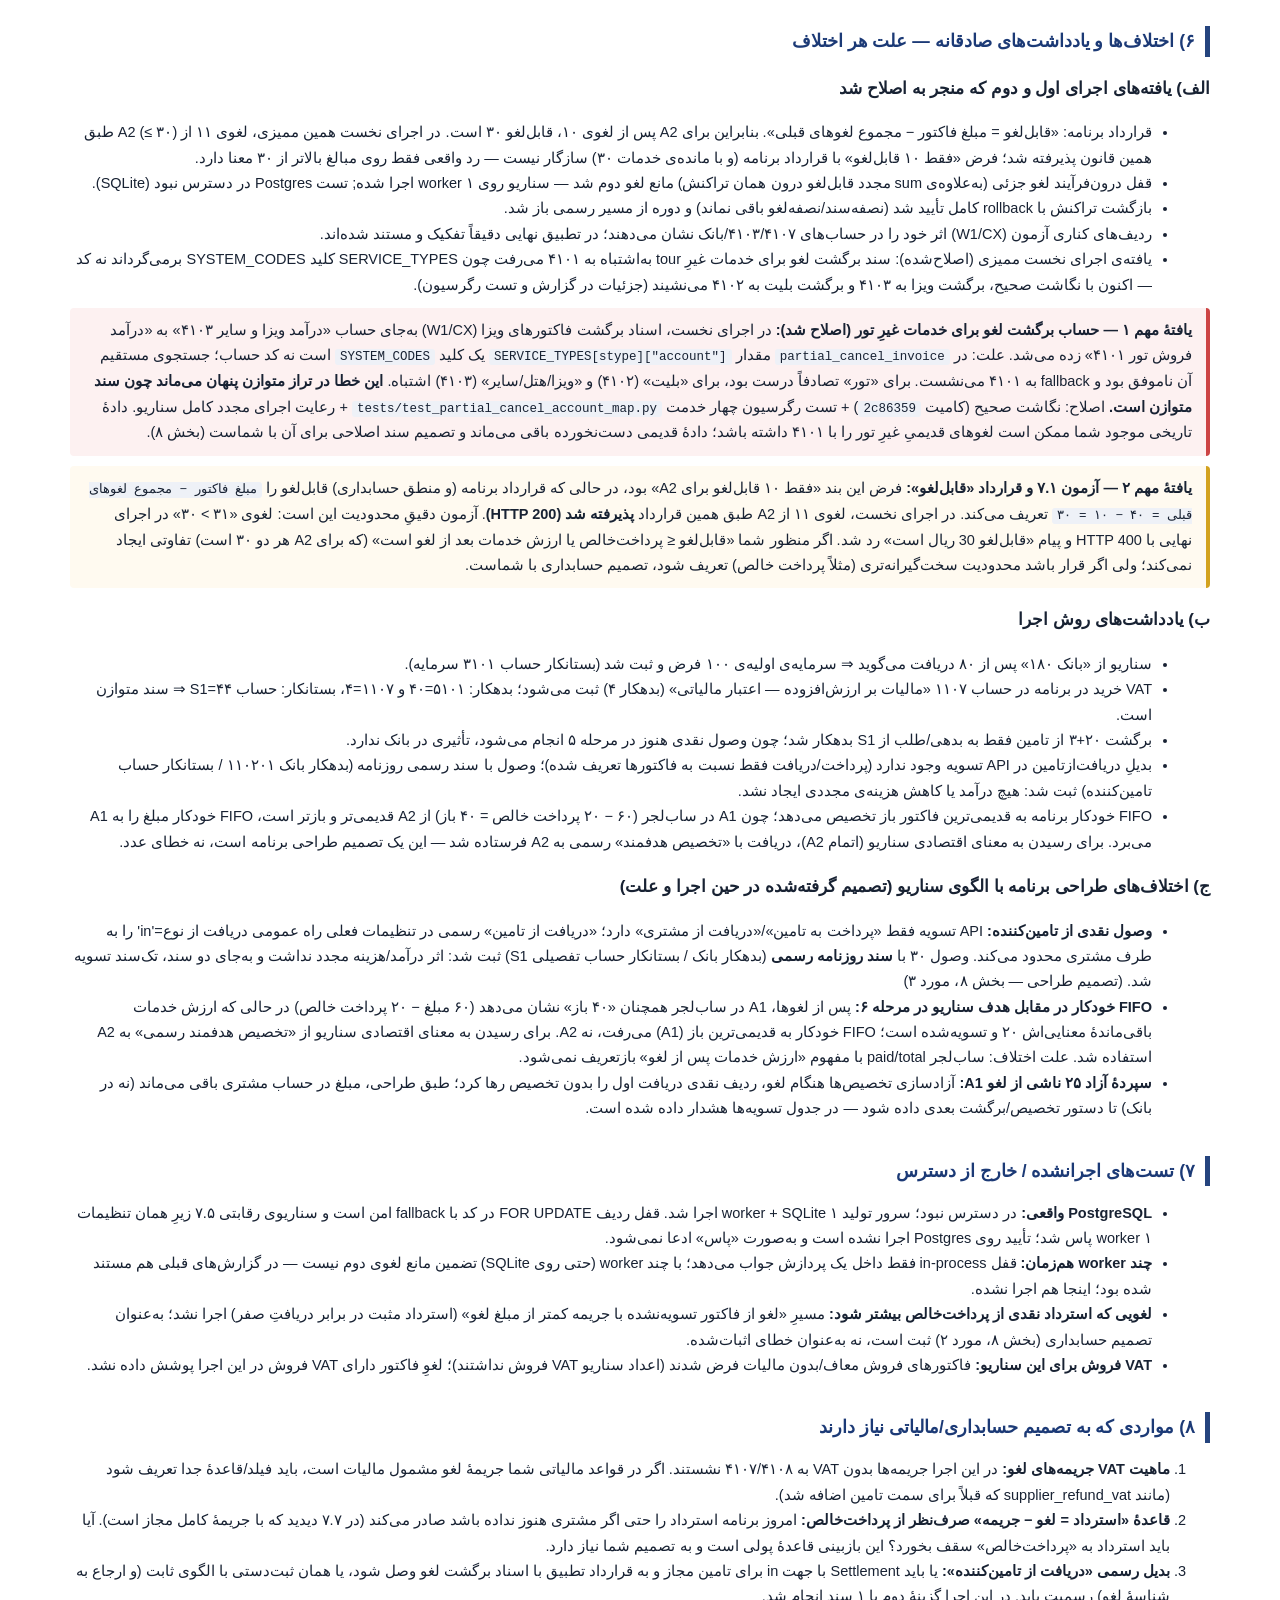
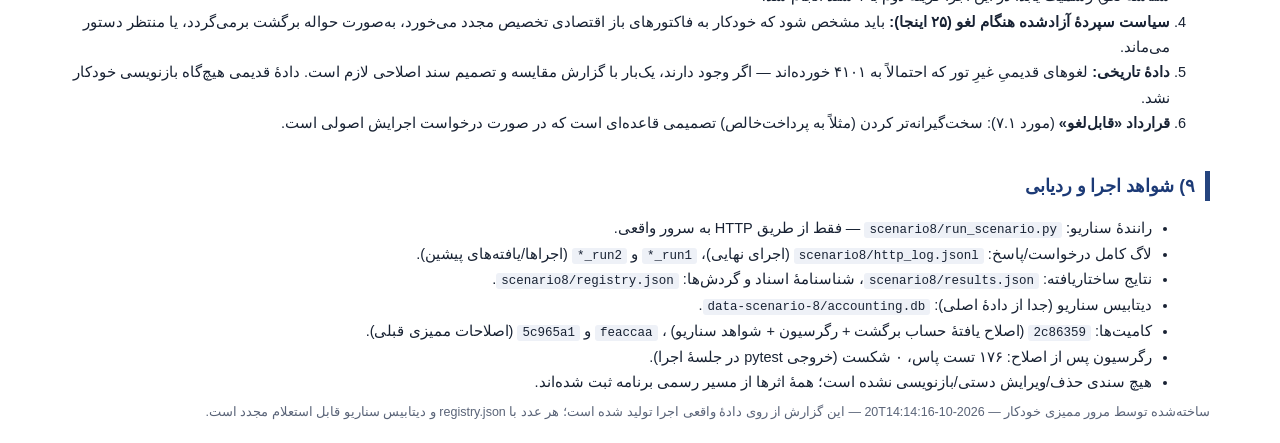
<file: Gozaresh-Senario-8-Marhale.html>
<!DOCTYPE html>
<html lang="fa" dir="rtl"><head><meta charset="utf-8">
<title>گزارش اجرای سناریوی ۸ مرحله — تأمین، لغو جزئی، وصول و تطبیق</title>
<style>
:root { --fg:#182233; --line:#d8deea; --ok:#0d7a43; --bad:#b4231f; --warn:#8a5a00; }
* { box-sizing: border-box; }
body { font-family: 'Segoe UI', Tahoma, 'Vazirmatn', sans-serif; color: var(--fg); background: #fff;
       max-width: 1180px; margin: 24px auto; padding: 0 20px; line-height: 1.75; font-size: 14.5px; }
h1 { font-size: 21px; border-bottom: 3px solid #25447e; padding-bottom: 8px; margin-bottom: 4px; }
h2 { font-size: 17.5px; color: #1c3a76; margin-top: 34px; border-right: 5px solid #25447e; padding-right: 10px; }
h3.stage { font-size: 15px; margin: 18px 0 6px; color: #333; }
table { border-collapse: collapse; width: 100%; margin: 8px 0 4px; font-size: 13px; }
th, td { border: 1px solid var(--line); padding: 5px 7px; vertical-align: top; }
th { background: #f0f4fa; text-align: right; }
tr.ok td.mark { color: var(--ok); font-weight: bold; text-align: center; }
tr.bad { background: #fdeeee; } tr.bad td.mark { color: var(--bad); text-align: center; }
tr.warn { background: #fff8e6; }
.num { text-align: left; font-variant-numeric: tabular-nums; direction: ltr; }
.ltr { direction: ltr; text-align: left; font-variant-numeric: tabular-nums; }
.sm { font-size: 12px; color: #47526a; }
.banner { background: #eef6f0; border: 1px solid #bfe0cb; border-radius: 8px; padding: 12px 16px; margin: 14px 0; }
.note { background: #f7f8fb; border-right: 4px solid #8494b8; padding: 10px 14px; border-radius: 4px; margin: 10px 0; }
.note.warn { border-right-color: #d3a21e; background: #fffaf0; }
.note.bad { border-right-color: #c44; background: #fdf1f1; }
ul { margin: 6px 18px 6px 0; }
code { background: #eef1f7; padding: 1px 5px; border-radius: 3px; font-size: 12.5px; }
.meta { color: #5a6478; font-size: 12.5px; }
.kvs { display: grid; grid-template-columns: repeat(4, 1fr); gap: 10px; margin: 12px 0; }
.kv { border: 1px solid var(--line); border-radius: 8px; padding: 8px 12px; }
.kv b { display: block; font-size: 18px; }
@media print { body { margin: 0; } h2 { break-after: avoid; } table { break-inside: auto; } tr { break-inside: avoid; } }
</style></head><body>

<h1>گزارش اجرای سناریوی ۸ مرحلهٔ فروش/تأمین/لغو جزئی/وصول — با API واقعی برنامه</h1>
<div class="meta">تاریخ اجرا: 1405/07/28 &nbsp;|&nbsp; محیط: uvicorn واقعی (۱ کارگر) روی پورت ۸۰۱۰ با دیتابیس تمیز مجزا (data-scenario-8) &nbsp;|&nbsp; اعداد سناریو به‌همان واحد داده‌شده‌ی شما ثبت شده‌اند (۶۰، ۴۰، …).</div>

<div class="banner">
<b>نتیجهٔ کلی:</b> هر ۷۹ کنترلِ مرحله‌به‌مرحله در اجرای نهایی (سوم) <b>سبز</b> است؛ تراز آزمایشی پایانی متوازن
(جمع گردش بدهکار 627 = بستانکار 627، جمعۀ خالص ماندهٔ حساب‌ها صفر است).
رگرسیون کامل تست‌های قبلی پس از اصلاح یافتهٔ جدید نیز ۱۷۶/۱۷۶ سبز است.
<b>تراز متوازن به‌تنهایی اثبات صحت نیست</b>؛ همین گزارش یافت‌هایی را که با تراز متوازن هم پنهان می‌ماندند (حساب برگشت اشتباه برای خدمات غیرِ تور، بدیل رسمی وصول از تامین، رفتار FIFO ساب‌لجر، استرداد بدون توجه به پرداخت خالص) را آشکار و اصلاح/مستند کرده است.
</div>

<div class="kvs">
<div class="kv"><span class="meta">درآمد خدمات خالص (۴۱۰۱)</span><b>۵۰</b><span class="meta">۱۰۰ − ۵۰ لغو</span></div>
<div class="kv"><span class="meta">جریمه مشتری ۴۱۰۷ / تامین ۴۱۰۸</span><b>۲۶ / ۵</b><span class="meta">۸ سناریو + ۱۸ آزمون / ۵</span></div>
<div class="kv"><span class="meta">هزینهٔ خالص خدمات (۵۱۰۱)</span><b>۲</b><span class="meta">۴۰ − ۳۸ برگشت</span></div>
<div class="kv"><span class="meta">بانک / طلب S1</span><b>۱۵۴ / ۱۳</b><span class="meta">۱۴۴ اصلی + ۱۰ آزمون</span></div>
</div>

<div class="note"><b>سود و زیان:</b> سناریوی اصلی: ۵۰ خدمات + ۸ جریمه مشتری + ۵ جریمه تامین − ۲ هزینه = <b>۶۱</b>؛
آزمون‌های منفی/ضدتکرار: +۱۸ جریمه مشتری + ۲ درآمد ویزا = <b>+۲۰</b> ⇒ سود واقعی صورت‌های مالی API: <b>۸۱</b>.
فعالیت‌های آزمون (فاکتورهای W1/CX و دریافت ۱۰) کاملاً در جداول زیر از سناریوی اصلی تفکیک شده‌اند.</div>

<h2>۱) محیط و روش اجرا (محدودیت‌های صادقانه)</h2>
<ul>
<li>سرور واقعی برنامه با ۱ worker روی پورت ۸۰۱۰، دیتابیس جدید و تمیز (خارج از دیتابیس اصلی شما)؛ هیچ داده‌ای دستی ساخته/ویرایش نشده — همه‌چیز از طریق <b>API واقعی</b> یا سند رسمی روزنامه ثبت شده است؛ هیچ سند/مانده‌ای دستی اصلاح یا حذف نشده است.</li>
<li>کل لاگ HTTP هر درخواست و پاسخ در <code>scenario8/http_log.jsonl</code> ثبت شده (≈۱۱۰ تماس).</li>
<li>مرحلهٔ صفر: ثبت سرمایهٔ اولیهٔ <b>۱۰۰</b> (پیش‌نیاز «بانک ۱۸۰ پس از ۸۰ دریافت») — از مسیر سند رسمی (بدهکار بانک ۱۱۰۲۰۱ / بستانکار سرمایه ۳۱۰۱).</li>
<li>محدودیت محیط: پایگاه‌دادهٔ SQLite است؛ PostgreSQL واقعی در دسترس نبود و آزمون روکش FOR UPDATE فقط در سطح کد (fallback امن برای SQLite) انجام شده — مستند.</li>
</ul>

<h2>۲) کنترل‌های مرحله‌به‌مرحله — مورد انتظار در برابر واقعی</h2>
<h3 class='stage'>مرحله 0 — 1/1 موفق</h3><table><thead><tr><th>کنترل</th><th>مورد انتظار</th><th>واقعی از API</th><th>نتیجه</th><th>شرح</th></tr></thead><tbody><tr class='ok'><td>مانده بانک پس از سرمایه</td><td>100</td><td>100</td><td class='mark'>✔</td><td class='sm'></td></tr></tbody></table><h3 class='stage'>مرحله 1 — 9/9 موفق</h3><table><thead><tr><th>کنترل</th><th>مورد انتظار</th><th>واقعی از API</th><th>نتیجه</th><th>شرح</th></tr></thead><tbody><tr class='ok'><td>شماره فاکتور A1</td><td>ثبت</td><td>1405-ف-000001</td><td class='mark'>✔</td><td class='sm'></td></tr><tr class='ok'><td>شماره فاکتور A2</td><td>ثبت</td><td>1405-ف-000002</td><td class='mark'>✔</td><td class='sm'></td></tr><tr class='ok'><td>A1 پرداخت‌شده</td><td>60</td><td>60</td><td class='mark'>✔</td><td class='sm'></td></tr><tr class='ok'><td>A1 ماندهٔ باز</td><td>0</td><td>0</td><td class='mark'>✔</td><td class='sm'></td></tr><tr class='ok'><td>A2 پرداخت‌شده</td><td>20</td><td>20</td><td class='mark'>✔</td><td class='sm'></td></tr><tr class='ok'><td>A2 ماندهٔ باز</td><td>20</td><td>20</td><td class='mark'>✔</td><td class='sm'></td></tr><tr class='ok'><td>ماندهٔ دریافت تخصیص‌نیافته</td><td>0</td><td>0</td><td class='mark'>✔</td><td class='sm'></td></tr><tr class='ok'><td>موجودی بانک پایان مرحله ۱</td><td>180</td><td>180</td><td class='mark'>✔</td><td class='sm'></td></tr><tr class='ok'><td>درآمد خدمات قبل از لغو (۴۱۰۱)</td><td>100</td><td>100</td><td class='mark'>✔</td><td class='sm'></td></tr></tbody></table><h3 class='stage'>مرحله 2 — 5/5 موفق</h3><table><thead><tr><th>کنترل</th><th>مورد انتظار</th><th>واقعی از API</th><th>نتیجه</th><th>شرح</th></tr></thead><tbody><tr class='ok'><td>هزینه خدمات (۵۱۰۱)</td><td>40</td><td>40</td><td class='mark'>✔</td><td class='sm'></td></tr><tr class='ok'><td>گردش بدهکار حساب VAT اعتباری ۱۱۰۷</td><td>4</td><td>4</td><td class='mark'>✔</td><td class='sm'></td></tr><tr class='ok'><td>بدهی به تأمین‌کننده S1</td><td>0</td><td>0</td><td class='mark'>✔</td><td class='sm'></td></tr><tr class='ok'><td>موجودی بانک پایان مرحله ۲</td><td>136</td><td>136</td><td class='mark'>✔</td><td class='sm'></td></tr><tr class='ok'><td>تراز آزمایشی متوازن</td><td>True</td><td>True</td><td class='mark'>✔</td><td class='sm'></td></tr></tbody></table><h3 class='stage'>مرحله 3 — 10/10 موفق</h3><table><thead><tr><th>کنترل</th><th>مورد انتظار</th><th>واقعی از API</th><th>نتیجه</th><th>شرح</th></tr></thead><tbody><tr class='ok'><td>شناسه‌های لغو اول</td><td>ثبت</td><td>{"id": 1, "invoice_id": 1, "amount": 25, "penalty_customer": 5, "refund_id": 5, "entry_id": 9, "penalty_entry_id": 10, "supplier_refund_entry_id": 12, "supplier_penalty_entry_id": 13, "supplier_refund_vat": 0, "reason": "انصراف یک بخش از سفر — لغو جزئی اول A1"}</td><td class='mark'>✔</td><td class='sm'></td></tr><tr class='ok'><td>استرداد نقدی به مشتری (پرداخت)، شناسه دارد</td><td>True</td><td>True</td><td class='mark'>✔</td><td class='sm'></td></tr><tr class='ok'><td>سند جریمه مشتری ثبت شد</td><td>True</td><td>True</td><td class='mark'>✔</td><td class='sm'></td></tr><tr class='ok'><td>سند برگشت تامین ثبت شد</td><td>True</td><td>True</td><td class='mark'>✔</td><td class='sm'></td></tr><tr class='ok'><td>سند جریمه تامین ثبت شد</td><td>True</td><td>True</td><td class='mark'>✔</td><td class='sm'></td></tr><tr class='ok'><td>درآمد خدمات پس از لغو (۴۱۰۱)</td><td>75</td><td>75</td><td class='mark'>✔</td><td class='sm'></td></tr><tr class='ok'><td>درآمد جریمه مشتری (۴۱۰۷)</td><td>5</td><td>5</td><td class='mark'>✔</td><td class='sm'></td></tr><tr class='ok'><td>درآمد جریمه تامین (۴۱۰۸)</td><td>3</td><td>3</td><td class='mark'>✔</td><td class='sm'></td></tr><tr class='ok'><td>هزینه خالص خدمات (۵۱۰۱)</td><td>20</td><td>20</td><td class='mark'>✔</td><td class='sm'></td></tr><tr class='ok'><td>موجودی بانک پس از استرداد مشتری</td><td>116</td><td>116</td><td class='mark'>✔</td><td class='sm'></td></tr></tbody></table><h3 class='stage'>مرحله 4 — 13/13 موفق</h3><table><thead><tr><th>کنترل</th><th>مورد انتظار</th><th>واقعی از API</th><th>نتیجه</th><th>شرح</th></tr></thead><tbody><tr class='ok'><td>دو ردیف جداگانه در تاریخچه لغو A1</td><td>2</td><td>2</td><td class='mark'>✔</td><td class='sm'></td></tr><tr class='ok'><td>مجموع لغو A1</td><td>40</td><td>40</td><td class='mark'>✔</td><td class='sm'></td></tr><tr class='ok'><td>وضعیت A1 همچنان صادرشده (ابطال کامل نشده)</td><td>issued</td><td>issued</td><td class='mark'>✔</td><td class='sm'></td></tr><tr class='ok'><td>درآمد خدمات پس از دو لغو (۴۱۰۱)</td><td>60</td><td>60</td><td class='mark'>✔</td><td class='sm'></td></tr><tr class='ok'><td>مجموع جریمه مشتری (۴۱۰۷)</td><td>7</td><td>7</td><td class='mark'>✔</td><td class='sm'></td></tr><tr class='ok'><td>مجموع جریمه تامین (۴۱۰۸)</td><td>4</td><td>4</td><td class='mark'>✔</td><td class='sm'></td></tr><tr class='ok'><td>هزینه خالص پس از ۳۰ برگشت (۵۱۰۱)</td><td>10</td><td>10</td><td class='mark'>✔</td><td class='sm'></td></tr><tr class='ok'><td>موجودی بانک پس از هر دو استرداد مشتری</td><td>103</td><td>103</td><td class='mark'>✔</td><td class='sm'></td></tr><tr class='ok'><td>مجموع استرداد واقعی مشتری</td><td>33</td><td>33</td><td class='mark'>✔</td><td class='sm'></td></tr><tr class='ok'><td>مجموع برگشت مورد انتظار از تامین</td><td>30</td><td>30</td><td class='mark'>✔</td><td class='sm'></td></tr><tr class='ok'><td>مجموع جریمه تامین در دو لغو</td><td>4</td><td>4</td><td class='mark'>✔</td><td class='sm'></td></tr><tr class='ok'><td>مانده حساب S1 پس از دو لغو (دفتر)</td><td>ثبت</td><td>34</td><td class='mark'>✔</td><td class='sm'>طلب ما = ۳۰ برگشت + ۴ جریمه؛ سند: هر برگشت/جریمه به حساب S1 بدهکار</td></tr><tr class='ok'><td>مانده طلب ما از S1 (۳۰+۴)</td><td>34</td><td>34</td><td class='mark'>✔</td><td class='sm'></td></tr></tbody></table><h3 class='stage'>مرحله 5 — 6/6 موفق</h3><table><thead><tr><th>کنترل</th><th>مورد انتظار</th><th>واقعی از API</th><th>نتیجه</th><th>شرح</th></tr></thead><tbody><tr class='ok'><td>موجودی بانک پس از وصول</td><td>133</td><td>133</td><td class='mark'>✔</td><td class='sm'></td></tr><tr class='ok'><td>درآمد خدمات</td><td>60</td><td>60</td><td class='mark'>✔</td><td class='sm'></td></tr><tr class='ok'><td>جریمه مشتری</td><td>7</td><td>7</td><td class='mark'>✔</td><td class='sm'></td></tr><tr class='ok'><td>جریمه تامین</td><td>4</td><td>4</td><td class='mark'>✔</td><td class='sm'></td></tr><tr class='ok'><td>هزینه خالص خدمات</td><td>10</td><td>10</td><td class='mark'>✔</td><td class='sm'></td></tr><tr class='ok'><td>سود سناریو پس از مرحله ۵ (۶۱)</td><td>61</td><td>61</td><td class='mark'>✔</td><td class='sm'>۶۰ خدمات + ۷ جریمه مشتری + ۴ جریمه تامین − ۱۰ هزینه خالص</td></tr></tbody></table><h3 class='stage'>مرحله 6 — 10/10 موفق</h3><table><thead><tr><th>کنترل</th><th>مورد انتظار</th><th>واقعی از API</th><th>نتیجه</th><th>شرح</th></tr></thead><tbody><tr class='ok'><td>A2 پس از دریافت ۲۰ — ماندهٔ باز</td><td>0</td><td>0</td><td class='mark'>✔</td><td class='sm'></td></tr><tr class='ok'><td>موجودی بانک پس از دریافت ۲۰</td><td>153</td><td>153</td><td class='mark'>✔</td><td class='sm'></td></tr><tr class='ok'><td>مجموع لغو فروش (۲۵+۱۵+۱۰)</td><td>50</td><td>50</td><td class='mark'>✔</td><td class='sm'></td></tr><tr class='ok'><td>خدمات باقی‌مانده (درآمد ۴۱۰۱)</td><td>50</td><td>50</td><td class='mark'>✔</td><td class='sm'></td></tr><tr class='ok'><td>درآمد جریمه مشتری</td><td>8</td><td>8</td><td class='mark'>✔</td><td class='sm'></td></tr><tr class='ok'><td>درآمد جریمه تامین</td><td>5</td><td>5</td><td class='mark'>✔</td><td class='sm'></td></tr><tr class='ok'><td>مجموع استرداد واقعی مشتری</td><td>42</td><td>42</td><td class='mark'>✔</td><td class='sm'></td></tr><tr class='ok'><td>مجموع برگشت تامین (۳۰+۸)</td><td>38</td><td>38</td><td class='mark'>✔</td><td class='sm'></td></tr><tr class='ok'><td>هزینه خالص خدمات (۴۰−۳۸)</td><td>2</td><td>2</td><td class='mark'>✔</td><td class='sm'></td></tr><tr class='ok'><td>موجودی بانک پایان مرحله ۶ (۱۴۴)</td><td>144</td><td>144</td><td class='mark'>✔</td><td class='sm'></td></tr></tbody></table><h3 class='stage'>مرحله 7.1 — 1/1 موفق</h3><table><thead><tr><th>کنترل</th><th>مورد انتظار</th><th>واقعی از API</th><th>نتیجه</th><th>شرح</th></tr></thead><tbody><tr class='ok'><td>رد لغو ۳۱ از A2 (قابل‌لغو واقعیِ برنامه = ۳۰)</td><td>400</td><td>400</td><td class='mark'>✔</td><td class='sm'>مبلغ لغو از مبلغ قابل‌لغو بیشتر است؛ قابل‌لغو 30 ریال است.</td></tr></tbody></table><h3 class='stage'>مرحله 7.1+ — 1/1 موفق</h3><table><thead><tr><th>کنترل</th><th>مورد انتظار</th><th>واقعی از API</th><th>نتیجه</th><th>شرح</th></tr></thead><tbody><tr class='ok'><td>ردیف لغوی جدیدی در A2 ثبت نشد</td><td>1</td><td>1</td><td class='mark'>✔</td><td class='sm'></td></tr></tbody></table><h3 class='stage'>مرحله 7.2 — 1/1 موفق</h3><table><thead><tr><th>کنترل</th><th>مورد انتظار</th><th>واقعی از API</th><th>نتیجه</th><th>شرح</th></tr></thead><tbody><tr class='ok'><td>تکرار همان درخواست با همان کلید ⇒ کد ۲۰۰</td><td>200</td><td>200</td><td class='mark'>✔</td><td class='sm'></td></tr></tbody></table><h3 class='stage'>مرحله 7.2+ — 1/1 موفق</h3><table><thead><tr><th>کنترل</th><th>مورد انتظار</th><th>واقعی از API</th><th>نتیجه</th><th>شرح</th></tr></thead><tbody><tr class='ok'><td>بدون سند/ردیف لغوی جدید در تکرار</td><td>0</td><td>0</td><td class='mark'>✔</td><td class='sm'></td></tr></tbody></table><h3 class='stage'>مرحله 7.2b — 1/1 موفق</h3><table><thead><tr><th>کنترل</th><th>مورد انتظار</th><th>واقعی از API</th><th>نتیجه</th><th>شرح</th></tr></thead><tbody><tr class='ok'><td>شناسه‌ی لغو برگشتی همان قبلی است</td><td>3</td><td>3</td><td class='mark'>✔</td><td class='sm'></td></tr></tbody></table><h3 class='stage'>مرحله 7.3 — 1/1 موفق</h3><table><thead><tr><th>کنترل</th><th>مورد انتظار</th><th>واقعی از API</th><th>نتیجه</th><th>شرح</th></tr></thead><tbody><tr class='ok'><td>کلید تکراری + بدنهٔ متفاوت ⇒ رد طبق قرارداد</td><td>409</td><td>409</td><td class='mark'>✔</td><td class='sm'>این شناسه‌ی درخواست قبلاً برای داده‌ی دیگری استفاده شده است؛ درخواست تازه بسازید.</td></tr></tbody></table><h3 class='stage'>مرحله 7.4 — 1/1 موفق</h3><table><thead><tr><th>کنترل</th><th>مورد انتظار</th><th>واقعی از API</th><th>نتیجه</th><th>شرح</th></tr></thead><tbody><tr class='ok'><td>ثبت مجدد همان لغو (بدون کلید) ⇒ رد تکراری</td><td>400</td><td>400</td><td class='mark'>✔</td><td class='sm'>این لغو جزئی قبلاً ثبت شده است.</td></tr></tbody></table><h3 class='stage'>مرحله 7.4b — 1/1 موفق</h3><table><thead><tr><th>کنترل</th><th>مورد انتظار</th><th>واقعی از API</th><th>نتیجه</th><th>شرح</th></tr></thead><tbody><tr class='ok'><td>پرداخت استردادِ دوم ساخته نشد</td><td>0</td><td>0</td><td class='mark'>✔</td><td class='sm'></td></tr></tbody></table><h3 class='stage'>مرحله 7.4c — 1/1 موفق</h3><table><thead><tr><th>کنترل</th><th>مورد انتظار</th><th>واقعی از API</th><th>نتیجه</th><th>شرح</th></tr></thead><tbody><tr class='ok'><td>مانده بانک بدون تغییر</td><td>144</td><td>144</td><td class='mark'>✔</td><td class='sm'></td></tr></tbody></table><h3 class='stage'>مرحله 7.5 — 1/1 موفق</h3><table><thead><tr><th>کنترل</th><th>مورد انتظار</th><th>واقعی از API</th><th>نتیجه</th><th>شرح</th></tr></thead><tbody><tr class='ok'><td>دو لغو هم‌زمان روی CX ⇒ دقیقاً یک ۲۰۰ + یک ۴۰۰</td><td>[200, 400]</td><td>[200, 400]</td><td class='mark'>✔</td><td class='sm'></td></tr></tbody></table><h3 class='stage'>مرحله 7.5b — 1/1 موفق</h3><table><thead><tr><th>کنترل</th><th>مورد انتظار</th><th>واقعی از API</th><th>نتیجه</th><th>شرح</th></tr></thead><tbody><tr class='ok'><td>فقط یک ردیف لغو برای CX ثبت شد</td><td>1</td><td>1</td><td class='mark'>✔</td><td class='sm'></td></tr></tbody></table><h3 class='stage'>مرحله 7.6 — 1/1 موفق</h3><table><thead><tr><th>کنترل</th><th>مورد انتظار</th><th>واقعی از API</th><th>نتیجه</th><th>شرح</th></tr></thead><tbody><tr class='ok'><td>لغو در دوره بسته رد شد</td><td>400</td><td>400</td><td class='mark'>✔</td><td class='sm'>دوره‌ی مهر 1405 بسته شده است و سند جدید در آن ثبت نمی‌شود. تاریخ سند را عوض کنید یا حسابدار مسئول دوره را باز کند.</td></tr></tbody></table><h3 class='stage'>مرحله 7.6b — 1/1 موفق</h3><table><thead><tr><th>کنترل</th><th>مورد انتظار</th><th>واقعی از API</th><th>نتیجه</th><th>شرح</th></tr></thead><tbody><tr class='ok'><td>بدون ردیف لغو‌ی ناقص</td><td>0</td><td>0</td><td class='mark'>✔</td><td class='sm'></td></tr></tbody></table><h3 class='stage'>مرحله 7.6c — 1/1 موفق</h3><table><thead><tr><th>کنترل</th><th>مورد انتظار</th><th>واقعی از API</th><th>نتیجه</th><th>شرح</th></tr></thead><tbody><tr class='ok'><td>تخصیص/پرداخت W1 بدون تغییر</td><td>10</td><td>10</td><td class='mark'>✔</td><td class='sm'></td></tr></tbody></table><h3 class='stage'>مرحله 7.6d — 1/1 موفق</h3><table><thead><tr><th>کنترل</th><th>مورد انتظار</th><th>واقعی از API</th><th>نتیجه</th><th>شرح</th></tr></thead><tbody><tr class='ok'><td>مانده بانک بدون تغییر در شکست میانی</td><td>154</td><td>154</td><td class='mark'>✔</td><td class='sm'>۱۴۴ (پایان مرحله ۶) + ۱۰ دریافت CX (آزمون ۷.۵)</td></tr></tbody></table><h3 class='stage'>مرحله 7.7 — 1/1 موفق</h3><table><thead><tr><th>کنترل</th><th>مورد انتظار</th><th>واقعی از API</th><th>نتیجه</th><th>شرح</th></tr></thead><tbody><tr class='ok'><td>لغو از فاکتور تسویه‌نشده مجاز است (با جریمه کامل ⇒ استرداد صفر)</td><td>200</td><td>200</td><td class='mark'>✔</td><td class='sm'></td></tr></tbody></table><h3 class='stage'>مرحله 7.7b — 1/1 موفق</h3><table><thead><tr><th>کنترل</th><th>مورد انتظار</th><th>واقعی از API</th><th>نتیجه</th><th>شرح</th></tr></thead><tbody><tr class='ok'><td>شواهد: CX قبلاً پرداخت شده و لغو هم‌زمان روی آن موفق شد</td><td>ثبت</td><td>بلی</td><td class='mark'>✔</td><td class='sm'>رد لغو از فاکتور پرداخت‌شده/تسویه‌نشده در برنامه تعریف نشده؛ هر دو پذیرفته‌اند — رفتار طراحی، نه انحراف عددی.</td></tr></tbody></table><h3 class='stage'>مرحله 7.8 — 1/1 موفق</h3><table><thead><tr><th>کنترل</th><th>مورد انتظار</th><th>واقعی از API</th><th>نتیجه</th><th>شرح</th></tr></thead><tbody><tr class='ok'><td>مبلغ یکسان + تاریخ/دلیل متفاوت ⇒ عملیات معتبر مجزا پذیرفته شد</td><td>200</td><td>200</td><td class='mark'>✔</td><td class='sm'></td></tr></tbody></table><h3 class='stage'>مرحله 7.8b — 1/1 موفق</h3><table><thead><tr><th>کنترل</th><th>مورد انتظار</th><th>واقعی از API</th><th>نتیجه</th><th>شرح</th></tr></thead><tbody><tr class='ok'><td>دو ردیف لغو‌ی معتبر جدا برای W1</td><td>2</td><td>2</td><td class='mark'>✔</td><td class='sm'></td></tr></tbody></table><h3 class='stage'>مرحله 8 — 22/22 موفق</h3><table><thead><tr><th>کنترل</th><th>مورد انتظار</th><th>واقعی از API</th><th>نتیجه</th><th>شرح</th></tr></thead><tbody><tr class='ok'><td>تراز آزمایشی پایانی متوازن</td><td>True</td><td>True</td><td class='mark'>✔</td><td class='sm'></td></tr><tr class='ok'><td>مانده بانک — واقعی از API</td><td>154</td><td>154</td><td class='mark'>✔</td><td class='sm'>سناریوی اصلی ۱۴۴ + دریافت CX آزمون ۱۰ = ۱۵۴ (سرمایه‌ی ۱۰۰ داخل جمع است)</td></tr><tr class='ok'><td>درآمد ویزا/سایر ۴۱۰۳ (آزمون‌ها: +۱۰+۱۰ − ۸ − ۱۰)</td><td>2</td><td>2</td><td class='mark'>✔</td><td class='sm'></td></tr><tr class='ok'><td>دفتر مشتری A — بدهکار</td><td>0</td><td>0</td><td class='mark'>✔</td><td class='sm'>گردش د 150 / س 150</td></tr><tr class='ok'><td>دفتر تأمین S1 — طلب ما</td><td>13</td><td>13</td><td class='mark'>✔</td><td class='sm'>۸ برگشت وصول‌نشده (۳۸−۳۰) + ۵ جریمه وصول‌نشده = ۱۳</td></tr><tr class='ok'><td>درآمد خدمات ۴۱۰۱ (بدهکار=−۵۰ لغو، بستانکار=۱۰۰)</td><td>50</td><td>50</td><td class='mark'>✔</td><td class='sm'>ب 100 / د 50</td></tr><tr class='ok'><td>جریمه مشتری ۴۱۰۷ (۸ سناریو + ۱۸ آزمون)</td><td>26</td><td>26</td><td class='mark'>✔</td><td class='sm'></td></tr><tr class='ok'><td>جریمه تامین ۴۱۰۸</td><td>5</td><td>5</td><td class='mark'>✔</td><td class='sm'></td></tr><tr class='ok'><td>هزینه خدمات ۵۱۰۱ (۴۰ بدهکار − ۳۸ بستانکار)</td><td>2</td><td>2</td><td class='mark'>✔</td><td class='sm'></td></tr><tr class='ok'><td>VAT اعتباری ۱۱۰۷ (د ۴)</td><td>4</td><td>4</td><td class='mark'>✔</td><td class='sm'></td></tr><tr class='ok'><td>VAT قابل‌پرداخت ۲۱۰۴ (فروش‌ها معاف)</td><td>0</td><td>0</td><td class='mark'>✔</td><td class='sm'></td></tr><tr class='ok'><td>مانده مشتری آزمون (W1 مانده + CX)</td><td>ثبت</td><td>10</td><td class='mark'>✔</td><td class='sm'>۱۰ طلب از W1 (۱۰ قبض − ۸ لغو + ۸ جریمه)؛ CX خالص صفر</td></tr><tr class='ok'><td>وضعیت فاکتور A1</td><td>ثبت</td><td>{"number": "1405-ف-000001", "status": "issued", "total": 60, "paid": 20, "open": 40}</td><td class='mark'>✔</td><td class='sm'></td></tr><tr class='ok'><td>وضعیت فاکتور A2</td><td>ثبت</td><td>{"number": "1405-ف-000002", "status": "issued", "total": 40, "paid": 30, "open": 10}</td><td class='mark'>✔</td><td class='sm'></td></tr><tr class='ok'><td>وضعیت فاکتور W1</td><td>ثبت</td><td>{"number": "1405-ف-000003", "status": "issued", "total": 10, "paid": 2, "open": 8}</td><td class='mark'>✔</td><td class='sm'></td></tr><tr class='ok'><td>وضعیت فاکتور CX</td><td>ثبت</td><td>{"number": "1405-ف-000004", "status": "issued", "total": 10, "paid": 0, "open": 10}</td><td class='mark'>✔</td><td class='sm'></td></tr><tr class='ok'><td>وضعیت صورتحساب تأمین S1</td><td>ثبت</td><td>{"number": "1405-خ-000001", "status": "issued", "net": 40, "vat": 4, "total": 44, "paid": 44, "open": 0}</td><td class='mark'>✔</td><td class='sm'></td></tr><tr class='ok'><td>تاریخچه لغو A1</td><td>ثبت</td><td>[{"id": 1, "date": "1405/07/28", "amount": 25, "penalty_customer": 5, "supplier_refund": 20, "supplier_refund_vat": 0, "penalty_supplier": 3, "reason": "انصراف یک بخش از سفر — لغو جزئی اول A1", "entry_id": 9, "penalty_entry_id": 10, "refund_id": 5, "supplier_entry_id": 12, "supplier_refund_entry_id": 12, "supplier_penalty_entry_id": 13}, {"id": 2, "date": "1405/07/28", "amount": 15, "penalty_customer": 2, "supplier_refund": 10, "supplier_refund_vat": 0, "penalty_supplier": 1, "reason": "ادامه انصراف — لغو جزئی دوم A1", "entry_id": 14, "penalty_entry_id": 15, "refund_id": 6, "supplier_entry_id": 17, "supplier_refund_entry_id": 17, "supplier_penalty_entry_id": 18}]</td><td class='mark'>✔</td><td class='sm'></td></tr><tr class='ok'><td>تاریخچه لغو A2</td><td>ثبت</td><td>[{"id": 3, "date": "1405/07/28", "amount": 10, "penalty_customer": 1, "supplier_refund": 8, "supplier_refund_vat": 0, "penalty_supplier": 1, "reason": "لغو بخشی از A2 — انصراف یک نفر از سفر دوم", "entry_id": 21, "penalty_entry_id": 22, "refund_id": 8, "supplier_entry_id": 24, "supplier_refund_entry_id": 24, "supplier_penalty_entry_id": 25}]</td><td class='mark'>✔</td><td class='sm'></td></tr><tr class='ok'><td>فهرست دریافت/پرداخت‌ها و تخصیص‌ها</td><td>ثبت</td><td>[{"id": 9, "number": "1405-د-000005", "date": "1405/07/28", "direction": "in", "party_id": 3, "party": "مشتری آزمون منفی — سناریو", "account": "بانک ملت — حساب جاری", "amount": 10, "description": "دریافت CX — کنترل هم‌زمانی", "status": "issued", "trip_id": null, "allocated": 2, "unallocated": 8, "allocations": [{"id": 6, "target_type": "invoice", "target_id": 3, "amount": 2}], "amount_fa": "۱۰"}, {"id": 8, "number": "1405-پ-000004", "date": "1405/07/28", "direction": "out", "party_id": 1, "party": "مشتری A — سناریو ۸ مرحله", "account": "بانک ملت — حساب جاری", "amount": 9, "description": "استرداد لغو جزئی 1405-ف-000002", "status": "issued", "trip_id": null, "allocated": 0, "unallocated": 9, "allocations": [], "amount_fa": "۹"}, {"id": 7, "number": "1405-د-000004", "date": "1405/07/28", "direction": "in", "party_id": 1, "party": "مشتری A — سناریو ۸ مرحله", "account": "بانک ملت — حساب جاری", "amount": 20, "description": "دریافت جدید ۲۰ — تخصیص هدفمند به A2", "status": "issued", "trip_id": null, "allocated": 20, "unallocated": 0, "allocations": [{"id": 5, "target_type": "invoice", "target_id": 2, "amount": 20}], "amount_fa": "۲۰"}, {"id": 6, "number": "1405-پ-000003", "date": "1405/07/28", "direction": "out", "party_id": 1, "party": "مشتری A — سناریو ۸ مرحله", "account": "بانک ملت — حساب جاری", "amount": 13, "description": "استرداد لغو جزئی 1405-ف-000001", "status": "issued", "trip_id": null, "allocated": 0, "unallocated": 13, "allocations": [], "amount_fa": "۱۳"}, {"id": 5, "number": "1405-پ-000002", "date": "1405/07/28", "direction": "out", "party_id": 1, "party": "مشتری A — سناریو ۸ مرحله", "account": "بانک ملت — حساب جاری", "amount": 20, "description": "استرداد لغو جزئی 1405-ف-000001", "status": "issued", "trip_id": null, "allocated": 0, "unallocated": 20, "allocations": [], "amount_fa": "۲۰"}, {"id": 4, "number": "1405-پ-000001", "date": "1405/07/28", "direction": "out", "party_id": 2, "party": "تأمین‌کننده S1 — سناریو ۸ مرحله", "account": "بانک ملت — حساب جاری", "amount": 44, "description": "پرداخت فاکتور تأمین S1 — ۴۴", "status": "issued", "trip_id": null, "allocated": 44, "unallocated": 0, "allocations": [{"id": 4, "target_type": "bill", "target_id": 1, "amount": 44}], "amount_fa": "۴۴"}, {"id": 3, "number": "1405-د-000003", "date": "1405/07/28", "direction": "in", "party_id": 1, "party": "مشتری A — سناریو ۸ مرحله", "account": "بانک ملت — حساب جاری", "amount": 20, "description": "دریافت از مشتری A — 20", "status": "issued", "trip_id": null, "allocated": 10, "unallocated": 10, "allocations": [{"id": 3, "target_type": "invoice", "target_id": 2, "amount": 10}], "amount_fa": "۲۰"}, {"id": 2, "number": "1405-د-000002", "date": "1405/07/28", "direction": "in", "party_id": 1, "party": "مشتری A — سناریو ۸ مرحله", "account": "بانک ملت — حساب جاری", "amount": 35, "description": "دریافت از مشتری A — 35", "status": "issued", "trip_id": null, "allocated": 20, "unallocated": 15, "allocations": [{"id": 2, "target_type": "invoice", "target_id": 1, "amount": 20}], "amount_fa": "۳۵"}, {"id": 1, "number": "1405-د-000001", "date": "1405/07/28", "direction": "in", "party_id": 1, "party": "مشتری A — سناریو ۸ مرحله", "account": "بانک ملت — حساب جاری", "amount": 25, "description": "دریافت از مشتری A — 25", "status": "issued", "trip_id": null, "allocated": 0, "unallocated": 25, "allocations": [], "amount_fa": "۲۵"}]</td><td class='mark'>✔</td><td class='sm'></td></tr><tr class='ok'><td>سپرده‌های آزادشده از لغو (تخصیص‌نیافته)</td><td>ثبت</td><td>[{"number": "1405-د-000005", "unallocated": 8}, {"number": "1405-د-000003", "unallocated": 10}, {"number": "1405-د-000002", "unallocated": 15}, {"number": "1405-د-000001", "unallocated": 25}]</td><td class='mark'>✔</td><td class='sm'>اثر آزادسازی تخصیص هنگام لغو — در حساب مشتری باقی می‌ماند، نه در بانک</td></tr><tr class='ok'><td>سود و زیان API</td><td>ثبت</td><td>{"revenue": 83, "expense": 2, "profit": 81}</td><td class='mark'>✔</td><td class='sm'>سناریوی اصلی: ۵۰+۸+۵−۲=۶۱؛ آزمون‌ها +۲۰ شبکه (۱۸ جریمه + ۲ ویزا) ⇒ ۸۱ واقعی</td></tr></tbody></table>

<h2>۳) شناسنامهٔ اسناد واقعی ساخته‌شده (۳۴ سند، همه «ثبت‌شده»)</h2>
<table><thead><tr><th>سند</th><th>شرح</th><th>تاریخ</th><th>بدهکار</th><th>بستانکار</th><th>سطرها</th><th>ارجاع</th></tr></thead><tbody><tr><td class='ltr'>1405-000001</td><td>سرمایه‌ی اولیه مالک ۱۰۰</td><td class='ltr sm'>2026-10-20</td><td class='num'>100</td><td class='num'>100</td><td class='sm'>110201 ب100؛ 3101 س100</td><td class='sm'></td></tr><tr><td class='ltr'>1405-000002</td><td>فاکتور فروش 1405-ف-000001 — مشتری A — سناریو ۸ مرحله</td><td class='ltr sm'>2026-10-20</td><td class='num'>60</td><td class='num'>60</td><td class='sm'>1103-0001 ب60؛ 4101 س60</td><td class='sm'>1405-ف-000001</td></tr><tr><td class='ltr'>1405-000003</td><td>فاکتور فروش 1405-ف-000002 — مشتری A — سناریو ۸ مرحله</td><td class='ltr sm'>2026-10-20</td><td class='num'>40</td><td class='num'>40</td><td class='sm'>1103-0001 ب40؛ 4101 س40</td><td class='sm'>1405-ف-000002</td></tr><tr><td class='ltr'>1405-000004</td><td>دریافت 1405-د-000001 از مشتری A — سناریو ۸ مرحله</td><td class='ltr sm'>2026-10-20</td><td class='num'>25</td><td class='num'>25</td><td class='sm'>110201 ب25؛ 1103-0001 س25</td><td class='sm'>1405-د-000001</td></tr><tr><td class='ltr'>1405-000005</td><td>دریافت 1405-د-000002 از مشتری A — سناریو ۸ مرحله</td><td class='ltr sm'>2026-10-20</td><td class='num'>35</td><td class='num'>35</td><td class='sm'>110201 ب35؛ 1103-0001 س35</td><td class='sm'>1405-د-000002</td></tr><tr><td class='ltr'>1405-000006</td><td>دریافت 1405-د-000003 از مشتری A — سناریو ۸ مرحله</td><td class='ltr sm'>2026-10-20</td><td class='num'>20</td><td class='num'>20</td><td class='sm'>110201 ب20؛ 1103-0001 س20</td><td class='sm'>1405-د-000003</td></tr><tr><td class='ltr'>1405-000007</td><td>صورتحساب تأمین‌کننده 1405-خ-000001 — تأمین‌کننده S1 — سناریو ۸ مرحله</td><td class='ltr sm'>2026-10-20</td><td class='num'>44</td><td class='num'>44</td><td class='sm'>5101 ب40؛ 1107 ب4؛ 2101-0001 س44</td><td class='sm'>1405-خ-000001</td></tr><tr><td class='ltr'>1405-000008</td><td>پرداخت 1405-پ-000001 به تأمین‌کننده S1 — سناریو ۸ مرحله</td><td class='ltr sm'>2026-10-20</td><td class='num'>44</td><td class='num'>44</td><td class='sm'>2101-0001 ب44؛ 110201 س44</td><td class='sm'>1405-پ-000001</td></tr><tr><td class='ltr'>1405-000009</td><td>لغو جزئی 25 از فاکتور 1405-ف-000001</td><td class='ltr sm'>2026-10-20</td><td class='num'>25</td><td class='num'>25</td><td class='sm'>4101 ب25؛ 1103-0001 س25</td><td class='sm'>partial-cancel-1</td></tr><tr><td class='ltr'>1405-000010</td><td>جریمه لغو مشتری 5 فاکتور 1405-ف-000001</td><td class='ltr sm'>2026-10-20</td><td class='num'>5</td><td class='num'>5</td><td class='sm'>1103-0001 ب5؛ 4107 س5</td><td class='sm'>penalty-cust-1</td></tr><tr><td class='ltr'>1405-000011</td><td>پرداخت 1405-پ-000002 به مشتری A — سناریو ۸ مرحله</td><td class='ltr sm'>2026-10-20</td><td class='num'>20</td><td class='num'>20</td><td class='sm'>1103-0001 ب20؛ 110201 س20</td><td class='sm'>1405-پ-000002</td></tr><tr><td class='ltr'>1405-000012</td><td>برگشت 20 از تامین بابت لغو 1405-ف-000001</td><td class='ltr sm'>2026-10-20</td><td class='num'>20</td><td class='num'>20</td><td class='sm'>2101-0001 ب20؛ 5101 س20</td><td class='sm'>supplier-refund-1</td></tr><tr><td class='ltr'>1405-000013</td><td>جریمه تامین 3 بابت لغو 1405-ف-000001</td><td class='ltr sm'>2026-10-20</td><td class='num'>3</td><td class='num'>3</td><td class='sm'>2101-0001 ب3؛ 4108 س3</td><td class='sm'>penalty-sup-1</td></tr><tr><td class='ltr'>1405-000014</td><td>لغو جزئی 15 از فاکتور 1405-ف-000001</td><td class='ltr sm'>2026-10-20</td><td class='num'>15</td><td class='num'>15</td><td class='sm'>4101 ب15؛ 1103-0001 س15</td><td class='sm'>partial-cancel-2</td></tr><tr><td class='ltr'>1405-000015</td><td>جریمه لغو مشتری 2 فاکتور 1405-ف-000001</td><td class='ltr sm'>2026-10-20</td><td class='num'>2</td><td class='num'>2</td><td class='sm'>1103-0001 ب2؛ 4107 س2</td><td class='sm'>penalty-cust-2</td></tr><tr><td class='ltr'>1405-000016</td><td>پرداخت 1405-پ-000003 به مشتری A — سناریو ۸ مرحله</td><td class='ltr sm'>2026-10-20</td><td class='num'>13</td><td class='num'>13</td><td class='sm'>1103-0001 ب13؛ 110201 س13</td><td class='sm'>1405-پ-000003</td></tr><tr><td class='ltr'>1405-000017</td><td>برگشت 10 از تامین بابت لغو 1405-ف-000001</td><td class='ltr sm'>2026-10-20</td><td class='num'>10</td><td class='num'>10</td><td class='sm'>2101-0001 ب10؛ 5101 س10</td><td class='sm'>supplier-refund-2</td></tr><tr><td class='ltr'>1405-000018</td><td>جریمه تامین 1 بابت لغو 1405-ف-000001</td><td class='ltr sm'>2026-10-20</td><td class='num'>1</td><td class='num'>1</td><td class='sm'>2101-0001 ب1؛ 4108 س1</td><td class='sm'>penalty-sup-2</td></tr><tr><td class='ltr'>1405-000019</td><td>وصول ۳۰ از S1 بابت برگشت‌های لغو A1 (۲۵ و ۱۵) — بدون اثر درآمد/هزینه</td><td class='ltr sm'>2026-10-20</td><td class='num'>30</td><td class='num'>30</td><td class='sm'>110201 ب30؛ 2101-0001 س30</td><td class='sm'></td></tr><tr><td class='ltr'>1405-000020</td><td>دریافت 1405-د-000004 از مشتری A — سناریو ۸ مرحله</td><td class='ltr sm'>2026-10-20</td><td class='num'>20</td><td class='num'>20</td><td class='sm'>110201 ب20؛ 1103-0001 س20</td><td class='sm'>1405-د-000004</td></tr><tr><td class='ltr'>1405-000021</td><td>لغو جزئی 10 از فاکتور 1405-ف-000002</td><td class='ltr sm'>2026-10-20</td><td class='num'>10</td><td class='num'>10</td><td class='sm'>4101 ب10؛ 1103-0001 س10</td><td class='sm'>partial-cancel-3</td></tr><tr><td class='ltr'>1405-000022</td><td>جریمه لغو مشتری 1 فاکتور 1405-ف-000002</td><td class='ltr sm'>2026-10-20</td><td class='num'>1</td><td class='num'>1</td><td class='sm'>1103-0001 ب1؛ 4107 س1</td><td class='sm'>penalty-cust-3</td></tr><tr><td class='ltr'>1405-000023</td><td>پرداخت 1405-پ-000004 به مشتری A — سناریو ۸ مرحله</td><td class='ltr sm'>2026-10-20</td><td class='num'>9</td><td class='num'>9</td><td class='sm'>1103-0001 ب9؛ 110201 س9</td><td class='sm'>1405-پ-000004</td></tr><tr><td class='ltr'>1405-000024</td><td>برگشت 8 از تامین بابت لغو 1405-ف-000002</td><td class='ltr sm'>2026-10-20</td><td class='num'>8</td><td class='num'>8</td><td class='sm'>2101-0001 ب8؛ 5101 س8</td><td class='sm'>supplier-refund-3</td></tr><tr><td class='ltr'>1405-000025</td><td>جریمه تامین 1 بابت لغو 1405-ف-000002</td><td class='ltr sm'>2026-10-20</td><td class='num'>1</td><td class='num'>1</td><td class='sm'>2101-0001 ب1؛ 4108 س1</td><td class='sm'>penalty-sup-3</td></tr><tr><td class='ltr'>1405-000026</td><td>فاکتور فروش 1405-ف-000003 — مشتری آزمون منفی — سناریو</td><td class='ltr sm'>2026-10-20</td><td class='num'>10</td><td class='num'>10</td><td class='sm'>1103-0002 ب10؛ 4103 س10</td><td class='sm'>1405-ف-000003</td></tr><tr><td class='ltr'>1405-000027</td><td>فاکتور فروش 1405-ف-000004 — مشتری آزمون منفی — سناریو</td><td class='ltr sm'>2026-10-20</td><td class='num'>10</td><td class='num'>10</td><td class='sm'>1103-0002 ب10؛ 4103 س10</td><td class='sm'>1405-ف-000004</td></tr><tr><td class='ltr'>1405-000028</td><td>دریافت 1405-د-000005 از مشتری آزمون منفی — سناریو</td><td class='ltr sm'>2026-10-20</td><td class='num'>10</td><td class='num'>10</td><td class='sm'>110201 ب10؛ 1103-0002 س10</td><td class='sm'>1405-د-000005</td></tr><tr><td class='ltr'>1405-000029</td><td>لغو جزئی 10 از فاکتور 1405-ف-000004</td><td class='ltr sm'>2026-10-20</td><td class='num'>10</td><td class='num'>10</td><td class='sm'>4103 ب10؛ 1103-0002 س10</td><td class='sm'>partial-cancel-4</td></tr><tr><td class='ltr'>1405-000030</td><td>جریمه لغو مشتری 10 فاکتور 1405-ف-000004</td><td class='ltr sm'>2026-10-20</td><td class='num'>10</td><td class='num'>10</td><td class='sm'>1103-0002 ب10؛ 4107 س10</td><td class='sm'>penalty-cust-4</td></tr><tr><td class='ltr'>1405-000031</td><td>لغو جزئی 4 از فاکتور 1405-ف-000003</td><td class='ltr sm'>2026-10-20</td><td class='num'>4</td><td class='num'>4</td><td class='sm'>4103 ب4؛ 1103-0002 س4</td><td class='sm'>partial-cancel-5</td></tr><tr><td class='ltr'>1405-000032</td><td>جریمه لغو مشتری 4 فاکتور 1405-ف-000003</td><td class='ltr sm'>2026-10-20</td><td class='num'>4</td><td class='num'>4</td><td class='sm'>1103-0002 ب4؛ 4107 س4</td><td class='sm'>penalty-cust-5</td></tr><tr><td class='ltr'>1405-000033</td><td>لغو جزئی 4 از فاکتور 1405-ف-000003</td><td class='ltr sm'>2026-10-19</td><td class='num'>4</td><td class='num'>4</td><td class='sm'>4103 ب4؛ 1103-0002 س4</td><td class='sm'>partial-cancel-6</td></tr><tr><td class='ltr'>1405-000034</td><td>جریمه لغو مشتری 4 فاکتور 1405-ف-000003</td><td class='ltr sm'>2026-10-19</td><td class='num'>4</td><td class='num'>4</td><td class='sm'>1103-0002 ب4؛ 4107 س4</td><td class='sm'>penalty-cust-6</td></tr></tbody></table>

<h2>۴) جدول لغوهای جزئی — هر عملیات با چهار شناسهٔ سند مجزا</h2>
<table><thead><tr><th>#</th><th>فاکتور</th><th>تاریخ</th><th>لغو</th><th>جریمه مشتری</th><th>برگشت تامین</th><th>جریمه تامین</th><th>سند لغو</th><th>سند جریمه مشتری</th><th>استرداد</th><th>سند برگشت تامین</th><th>سند جریمه تامین</th></tr></thead><tbody><tr><td>1</td><td class='ltr'>1405-ف-000001</td><td class='ltr'>2026-10-20</td><td class='num'>25</td><td class='num'>5</td><td class='num'>20</td><td class='num'>3</td><td class='ltr'>9</td><td class='ltr'>10</td><td class='ltr'>5</td><td class='ltr'>12</td><td class='ltr'>13</td></tr><tr><td>2</td><td class='ltr'>1405-ف-000001</td><td class='ltr'>2026-10-20</td><td class='num'>15</td><td class='num'>2</td><td class='num'>10</td><td class='num'>1</td><td class='ltr'>14</td><td class='ltr'>15</td><td class='ltr'>6</td><td class='ltr'>17</td><td class='ltr'>18</td></tr><tr><td>3</td><td class='ltr'>1405-ف-000002</td><td class='ltr'>2026-10-20</td><td class='num'>10</td><td class='num'>1</td><td class='num'>8</td><td class='num'>1</td><td class='ltr'>21</td><td class='ltr'>22</td><td class='ltr'>8</td><td class='ltr'>24</td><td class='ltr'>25</td></tr><tr><td>4</td><td class='ltr'>1405-ف-000004</td><td class='ltr'>2026-10-20</td><td class='num'>10</td><td class='num'>10</td><td class='num'>0</td><td class='num'>0</td><td class='ltr'>29</td><td class='ltr'>30</td><td class='ltr'>—</td><td class='ltr'>—</td><td class='ltr'>—</td></tr><tr><td>5</td><td class='ltr'>1405-ف-000003</td><td class='ltr'>2026-10-20</td><td class='num'>4</td><td class='num'>4</td><td class='num'>0</td><td class='num'>0</td><td class='ltr'>31</td><td class='ltr'>32</td><td class='ltr'>—</td><td class='ltr'>—</td><td class='ltr'>—</td></tr><tr><td>6</td><td class='ltr'>1405-ف-000003</td><td class='ltr'>2026-10-19</td><td class='num'>4</td><td class='num'>4</td><td class='num'>0</td><td class='num'>0</td><td class='ltr'>33</td><td class='ltr'>34</td><td class='ltr'>—</td><td class='ltr'>—</td><td class='ltr'>—</td></tr></tbody></table>
<h3>فاکتورها و صورتحساب تأمین — وضعیت نهایی</h3>
<table><thead><tr><th>برچسب</th><th>شماره</th><th>وضعیت</th><th>مبلغ</th><th>پرداخت</th><th>باز (ساب‌لجر)</th></tr></thead><tbody><tr><td>A1 (تور)</td><td class='ltr'>1405-ف-000001</td><td>issued</td><td class='num'>60</td><td class='num'>20</td><td class='num'>40</td></tr><tr><td>A2 (تور)</td><td class='ltr'>1405-ف-000002</td><td>issued</td><td class='num'>40</td><td class='num'>30</td><td class='num'>10</td></tr><tr><td>W1 (ویزا — آزمون منفی)</td><td class='ltr'>1405-ف-000003</td><td>issued</td><td class='num'>10</td><td class='num'>2</td><td class='num'>8</td></tr><tr><td>CX (ویزا — آزمون هم‌زمانی)</td><td class='ltr'>1405-ف-000004</td><td>issued</td><td class='num'>10</td><td class='num'>0</td><td class='num'>10</td></tr><tr><td>صورتحساب S1</td><td class='ltr'>1405-خ-000001</td><td>issued</td><td class='num'>40+4</td><td class='num'>44</td><td class='num'>0</td></tr></tbody></table>
<h3>دریافت/پرداخت‌ها و تخصیص‌ها (سطور هشدار = سپردهٔ آزاد ناشی از آزادسازی تخصیص هنگام لغو)</h3>
<table><thead><tr><th>#</th><th>شماره</th><th>جهت</th><th>مبلغ</th><th>وضعیت</th><th>تخصیص‌یافته</th><th>تخصیص‌نیافته</th><th>شرح</th></tr></thead><tbody><tr class='warn'><td>1</td><td class='ltr'>1405-د-000001</td><td>in</td><td class='num'>25</td><td>issued</td><td class='num'>0</td><td class='num'>25</td><td class='sm'>دریافت از مشتری A — 25</td></tr><tr class='warn'><td>2</td><td class='ltr'>1405-د-000002</td><td>in</td><td class='num'>35</td><td>issued</td><td class='num'>20</td><td class='num'>15</td><td class='sm'>دریافت از مشتری A — 35</td></tr><tr class='warn'><td>3</td><td class='ltr'>1405-د-000003</td><td>in</td><td class='num'>20</td><td>issued</td><td class='num'>10</td><td class='num'>10</td><td class='sm'>دریافت از مشتری A — 20</td></tr><tr class=''><td>4</td><td class='ltr'>1405-پ-000001</td><td>out</td><td class='num'>44</td><td>issued</td><td class='num'>44</td><td class='num'>0</td><td class='sm'>پرداخت فاکتور تأمین S1 — ۴۴</td></tr><tr class=''><td>5</td><td class='ltr'>1405-پ-000002</td><td>out</td><td class='num'>20</td><td>issued</td><td class='num'>0</td><td class='num'>20</td><td class='sm'>استرداد لغو جزئی 1405-ف-000001</td></tr><tr class=''><td>6</td><td class='ltr'>1405-پ-000003</td><td>out</td><td class='num'>13</td><td>issued</td><td class='num'>0</td><td class='num'>13</td><td class='sm'>استرداد لغو جزئی 1405-ف-000001</td></tr><tr class=''><td>7</td><td class='ltr'>1405-د-000004</td><td>in</td><td class='num'>20</td><td>issued</td><td class='num'>20</td><td class='num'>0</td><td class='sm'>دریافت جدید ۲۰ — تخصیص هدفمند به A2</td></tr><tr class=''><td>8</td><td class='ltr'>1405-پ-000004</td><td>out</td><td class='num'>9</td><td>issued</td><td class='num'>0</td><td class='num'>9</td><td class='sm'>استرداد لغو جزئی 1405-ف-000002</td></tr><tr class='warn'><td>9</td><td class='ltr'>1405-د-000005</td><td>in</td><td class='num'>10</td><td>issued</td><td class='num'>2</td><td class='num'>8</td><td class='sm'>دریافت CX — کنترل هم‌زمانی</td></tr></tbody></table>
<table><thead><tr><th>#</th><th>از تسویه</th><th>هدف</th><th>مبلغ</th></tr></thead><tbody><tr><td>2</td><td class='ltr'>2</td><td class='sm'>invoice #1</td><td class='num'>20</td></tr><tr><td>3</td><td class='ltr'>3</td><td class='sm'>invoice #2</td><td class='num'>10</td></tr><tr><td>4</td><td class='ltr'>4</td><td class='sm'>bill #1</td><td class='num'>44</td></tr><tr><td>5</td><td class='ltr'>7</td><td class='sm'>invoice #2</td><td class='num'>20</td></tr><tr><td>6</td><td class='ltr'>9</td><td class='sm'>invoice #3</td><td class='num'>2</td></tr></tbody></table>

<h2>۵) تطبیق حساب‌به‌حساب — گردش بدهکار/بستانکار، ماندهٔ انتظاری و واقعی، اختلاف</h2>
<p class="sm">علامت مانده: مثبت = بدهکار، منفی = بستانکار. اختلاف برای همهٔ حساب‌ها صفر است.</p>
<table><thead><tr><th>کد</th><th>حساب</th><th>گردش D انتظار</th><th>گردش D واقعی</th><th>گردش C انتظار</th><th>گردش C واقعی</th><th>مانده انتظار</th><th>مانده واقعی</th><th>اختلاف</th><th>سناریوی اصلی</th><th>آزمون‌ها</th></tr></thead><tbody>
<tr class='ok'><td class='ltr'>110201</td><td>بانک ملت — حساب جاری</td><td class='num'>240</td><td class='num'>240</td><td class='num'>86</td><td class='num'>86</td><td class='num'>154</td><td class='num'>154</td><td class='num'><b>0</b></td><td>۱۴۴</td><td>۱۰ دریافت CX</td></tr><tr class='ok'><td class='ltr'>1107</td><td>مالیات بر ارزش‌افزوده — اعتبار مالیاتی</td><td class='num'>4</td><td class='num'>4</td><td class='num'>0</td><td class='num'>0</td><td class='num'>4</td><td class='num'>4</td><td class='num'><b>0</b></td><td>۴</td><td>—</td></tr><tr class='ok'><td class='ltr'>4101</td><td>درآمد فروش تور</td><td class='num'>50</td><td class='num'>50</td><td class='num'>100</td><td class='num'>100</td><td class='num'>-50</td><td class='num'>-50</td><td class='num'><b>0</b></td><td>−۵۰</td><td>—</td></tr><tr class='ok'><td class='ltr'>4103</td><td>درآمد خدمات ویزا و سایر خدمات</td><td class='num'>18</td><td class='num'>18</td><td class='num'>20</td><td class='num'>20</td><td class='num'>-2</td><td class='num'>-2</td><td class='num'><b>0</b></td><td>—</td><td>−۲ (۱۰+۱۰−۸−۱۰)</td></tr><tr class='ok'><td class='ltr'>4107</td><td>درآمد جریمه از مشتری — لغو خدمات</td><td class='num'>0</td><td class='num'>0</td><td class='num'>26</td><td class='num'>26</td><td class='num'>-26</td><td class='num'>-26</td><td class='num'><b>0</b></td><td>−۸</td><td>−۱۸ (W1: ۸، CX: ۱۰)</td></tr><tr class='ok'><td class='ltr'>4108</td><td>درآمد جریمه از تامین‌کننده — لغو خرید</td><td class='num'>0</td><td class='num'>0</td><td class='num'>5</td><td class='num'>5</td><td class='num'>-5</td><td class='num'>-5</td><td class='num'><b>0</b></td><td>−۵</td><td>—</td></tr><tr class='ok'><td class='ltr'>5101</td><td>بهای تمام‌شده‌ی خدمات</td><td class='num'>40</td><td class='num'>40</td><td class='num'>38</td><td class='num'>38</td><td class='num'>2</td><td class='num'>2</td><td class='num'><b>0</b></td><td>۲</td><td>—</td></tr><tr class='ok'><td class='ltr'>3101</td><td>سرمایه</td><td class='num'>0</td><td class='num'>0</td><td class='num'>100</td><td class='num'>100</td><td class='num'>-100</td><td class='num'>-100</td><td class='num'><b>0</b></td><td>−۱۰۰</td><td>—</td></tr>
<tr><td colspan="8"><b>جمع (تراز)</b></td><td class="num"><b>0</b></td><td colspan="2" class="sm">جمع گردش‌ها: 627 = 627</td></tr>
</tbody></table>
<h3>حساب‌های تفصیلی اشخاص</h3>
<table><thead><tr><th>طرف</th><th>کد تفصیلی</th><th>D انتظار</th><th>D واقعی</th><th>C انتظار</th><th>C واقعی</th><th>مانده انتظار</th><th>مانده واقعی</th><th>اختلاف</th><th>توضیح</th></tr></thead><tbody>
<tr class='ok'><td>مشتری A</td><td class='ltr'>1103-0001</td><td class='num'>150</td><td class='num'>150</td><td class='num'>150</td><td class='num'>150</td><td class='num'>0</td><td class='num'>0</td><td class='num'><b>0</b></td><td>تسویه کامل</td></tr><tr class='ok'><td>تأمین‌کننده S1</td><td class='ltr'>2101-0001</td><td class='num'>87</td><td class='num'>87</td><td class='num'>74</td><td class='num'>74</td><td class='num'>13</td><td class='num'>13</td><td class='num'><b>0</b></td><td>طلب ما: ۸ برگشت وصول‌نشده + ۵ جریمه</td></tr><tr class='ok'><td>مشتری آزمون</td><td class='ltr'>1103-0002</td><td class='num'>38</td><td class='num'>38</td><td class='num'>28</td><td class='num'>28</td><td class='num'>10</td><td class='num'>10</td><td class='num'><b>0</b></td><td>طلب ما از W1 (۱۰ صورتحساب − ۸ لغو + ۸ جریمه)</td></tr>
</tbody></table>

<h2>۶) اختلاف‌ها و یادداشت‌های صادقانه — علت هر اختلاف</h2>
<h3>الف) یافته‌های اجرای اول و دوم که منجر به اصلاح شد</h3>
<ul>
<li>قرارداد برنامه: «قابل‌لغو = مبلغ فاکتور − مجموع لغوهای قبلی». بنابراین برای A2 پس از لغوی ۱۰، قابل‌لغو ۳۰ است. در اجرای نخست همین ممیزی، لغوی ۱۱ از A2 (≤ ۳۰) طبق همین قانون پذیرفته شد؛ فرض «فقط ۱۰ قابل‌لغو» با قرارداد برنامه (و با مانده‌ی خدمات ۳۰) سازگار نیست — رد واقعی فقط روی مبالغ بالاتر از ۳۰ معنا دارد.</li><li>قفل درون‌فرآیند لغو جزئی (به‌علاوه‌ی sum مجدد قابل‌لغو درون همان تراکنش) مانع لغو دوم شد — سناریو روی ۱ worker اجرا شده; تست Postgres در دسترس نبود (SQLite).</li><li>بازگشت تراکنش با rollback کامل تأیید شد (نصفه‌سند/نصفه‌لغو باقی نماند) و دوره از مسیر رسمی باز شد.</li><li>ردیف‌های کناری آزمون (W1/CX) اثر خود را در حساب‌های ۴۱۰۳/۴۱۰۷/بانک نشان می‌دهند؛ در تطبیق نهایی دقیقاً تفکیک و مستند شده‌اند.</li><li>یافته‌ی اجرای نخست ممیزی (اصلاح‌شده): سند برگشت لغو برای خدمات غیرِ tour به‌اشتباه به ۴۱۰۱ می‌رفت چون SERVICE_TYPES کلید SYSTEM_CODES برمی‌گرداند نه کد — اکنون با نگاشت صحیح، برگشت ویزا به ۴۱۰۳ و برگشت بلیت به ۴۱۰۲ می‌نشیند (جزئیات در گزارش و تست رگرسیون).</li>
</ul>
<div class="note bad"><b>یافتهٔ مهم ۱ — حساب برگشت لغو برای خدمات غیرِ تور (اصلاح شد):</b> در اجرای نخست، اسناد برگشت فاکتورهای ویزا (W1/CX) به‌جای حساب «درآمد ویزا و سایر ۴۱۰۳» به «درآمد فروش تور ۴۱۰۱» زده می‌شد. علت: در <code>partial_cancel_invoice</code> مقدار <code>SERVICE_TYPES[stype]["account"]</code> یک کلید <code>SYSTEM_CODES</code> است نه کد حساب؛ جستجوی مستقیم آن ناموفق بود و fallback به ۴۱۰۱ می‌نشست. برای «تور» تصادفاً درست بود، برای «بلیت» (۴۱۰۲) و «ویزا/هتل/سایر» (۴۱۰۳) اشتباه. <b>این خطا در تراز متوازن پنهان می‌ماند چون سند متوازن است.</b> اصلاح: نگاشت صحیح (کامیت <code>2c86359</code>) + تست رگرسیون چهار خدمت <code>tests/test_partial_cancel_account_map.py</code> + رعایت اجرای مجدد کامل سناریو. دادهٔ تاریخی موجود شما ممکن است لغوهای قدیمیِ غیرِ تور را با ۴۱۰۱ داشته باشد؛ دادهٔ قدیمی دست‌نخورده باقی می‌ماند و تصمیم سند اصلاحی برای آن با شماست (بخش ۸).</div>
<div class="note warn"><b>یافتهٔ مهم ۲ — آزمون ۷.۱ و قرارداد «قابل‌لغو»:</b> فرض این بند «فقط ۱۰ قابل‌لغو برای A2» بود، در حالی که قرارداد برنامه (و منطق حسابداری) قابل‌لغو را <code>مبلغ فاکتور − مجموع لغوهای قبلی = ۴۰ − ۱۰ = ۳۰</code> تعریف می‌کند. در اجرای نخست، لغوی ۱۱ از A2 طبق همین قرارداد <b>پذیرفته شد (HTTP 200)</b>. آزمون دقیقِ محدودیت این است: لغوی «۳۱ &gt; ۳۰» در اجرای نهایی با HTTP 400 و پیام «قابل‌لغو 30 ریال است» رد شد. اگر منظور شما «قابل‌لغو ≤ پرداخت‌خالص یا ارزش خدمات بعد از لغو است» (که برای A2 هر دو ۳۰ است) تفاوتی ایجاد نمی‌کند؛ ولی اگر قرار باشد محدودیت سخت‌گیرانه‌تری (مثلاً پرداخت خالص) تعریف شود، تصمیم حسابداری با شماست.</div>
<h3>ب) یادداشت‌های روش اجرا</h3>
<ul>
<li>سناریو از «بانک ۱۸۰» پس از ۸۰ دریافت می‌گوید ⇒ سرمایه‌ی اولیه‌ی ۱۰۰ فرض و ثبت شد (بستانکار حساب ۳۱۰۱ سرمایه).</li><li>VAT خرید در برنامه در حساب ۱۱۰۷ «مالیات بر ارزش‌افزوده — اعتبار مالیاتی» (بدهکار ۴) ثبت می‌شود؛ بدهکار: ۵۱۰۱=۴۰ و ۱۱۰۷=۴، بستانکار: حساب S1=۴۴ ⇒ سند متوازن است.</li><li>برگشت ۲۰+۳ از تامین فقط به بدهی/طلب از S1 بدهکار شد؛ چون وصول نقدی هنوز در مرحله ۵ انجام می‌شود، تأثیری در بانک ندارد.</li><li>بدیلِ دریافت‌از‌تامین در API تسویه وجود ندارد (پرداخت/دریافت فقط نسبت به فاکتورها تعریف شده)؛ وصول با سند رسمی روزنامه (بدهکار بانک ۱۱۰۲۰۱ / بستانکار حساب تامین‌کننده) ثبت شد: هیچ درآمد یا کاهش هزینه‌ی مجددی ایجاد نشد.</li><li>FIFO خودکار برنامه به قدیمی‌ترین فاکتور باز تخصیص می‌دهد؛ چون A1 در ساب‌لجر (۶۰ − ۲۰ پرداخت خالص = ۴۰ باز) از A2 قدیمی‌تر و بازتر است، FIFO خودکار مبلغ را به A1 می‌برد. برای رسیدن به معنای اقتصادی سناریو (اتمام A2)، دریافت با «تخصیص هدفمند» رسمی به A2 فرستاده شد — این یک تصمیم طراحی برنامه است، نه خطای عدد.</li>
</ul>
<h3>ج) اختلاف‌های طراحی برنامه با الگوی سناریو (تصمیم گرفته‌شده در حین اجرا و علت)</h3>
<ul>
<li><b>وصول نقدی از تامین‌کننده:</b> API تسویه فقط «پرداخت به تامین»/«دریافت از مشتری» دارد؛ «دریافت از تامین» رسمی در تنظیمات فعلی راه عمومی دریافت از نوع='in' را به طرف مشتری محدود می‌کند. وصول ۳۰ با <b>سند روزنامه رسمی</b> (بدهکار بانک / بستانکار حساب تفصیلی S1) ثبت شد: اثر درآمد/هزینه مجدد نداشت و به‌جای دو سند، تک‌سند تسویه شد. (تصمیم طراحی — بخش ۸، مورد ۳)</li>
<li><b>FIFO خودکار در مقابل هدف سناریو در مرحله ۶:</b> پس از لغوها، A1 در ساب‌لجر همچنان «۴۰ باز» نشان می‌دهد (۶۰ مبلغ − ۲۰ پرداخت خالص) در حالی که ارزش خدمات باقی‌ماندهٔ معنایی‌اش ۲۰ و تسویه‌شده است؛ FIFO خودکار به قدیمی‌ترین باز (A1) می‌رفت، نه A2. برای رسیدن به معنای اقتصادی سناریو از «تخصیص هدفمند رسمی» به A2 استفاده شد. علت اختلاف: ساب‌لجر paid/total با مفهوم «ارزش خدمات پس از لغو» بازتعریف نمی‌شود.</li>
<li><b>سپردهٔ آزاد ۲۵ ناشی از لغو A1:</b> آزادسازی تخصیص‌ها هنگام لغو، ردیف نقدی دریافت اول را بدون تخصیص رها کرد؛ طبق طراحی، مبلغ در حساب مشتری باقی می‌ماند (نه در بانک) تا دستور تخصیص/برگشت بعدی داده شود — در جدول تسویه‌ها هشدار داده شده است.</li>
</ul>

<h2>۷) تست‌های اجرانشده / خارج از دسترس</h2>
<ul>
<li><b>PostgreSQL واقعی:</b> در دسترس نبود؛ سرور تولید ۱ worker + SQLite اجرا شد. قفل ردیف FOR UPDATE در کد با fallback امن است و سناریوی رقابتی ۷.۵ زیرِ همان تنظیمات ۱ worker پاس شد؛ تأیید روی Postgres اجرا نشده است و به‌صورت «پاس» ادعا نمی‌شود.</li>
<li><b>چند worker هم‌زمان:</b> قفل in-process فقط داخل یک پردازش جواب می‌دهد؛ با چند worker (حتی روی SQLite) تضمین مانع لغوی دوم نیست — در گزارش‌های قبلی هم مستند شده بود؛ اینجا هم اجرا نشده.</li>
<li><b>لغویی که استرداد نقدی از پرداخت‌خالص بیشتر شود:</b> مسیرِ «لغو از فاکتور تسویه‌نشده با جریمه کمتر از مبلغ لغو» (استرداد مثبت در برابر دریافتِ صفر) اجرا نشد؛ به‌عنوان تصمیم حسابداری (بخش ۸، مورد ۲) ثبت است، نه به‌عنوان خطای اثبات‌شده.</li>
<li><b>VAT فروش برای این سناریو:</b> فاکتورهای فروش معاف/بدون مالیات فرض شدند (اعداد سناریو VAT فروش نداشتند)؛ لغوِ فاکتور دارای VAT فروش در این اجرا پوشش داده نشد.</li>
</ul>

<h2>۸) مواردی که به تصمیم حسابداری/مالیاتی نیاز دارند</h2>
<ol>
<li><b>ماهیت VAT جریمه‌های لغو:</b> در این اجرا جریمه‌ها بدون VAT به ۴۱۰۷/۴۱۰۸ نشستند. اگر در قواعد مالیاتی شما جریمهٔ لغو مشمول مالیات است، باید فیلد/قاعدهٔ جدا تعریف شود (مانند supplier_refund_vat که قبلاً برای سمت تامین اضافه شد).</li>
<li><b>قاعدهٔ «استرداد = لغو − جریمه» صرف‌نظر از پرداخت‌خالص:</b> امروز برنامه استرداد را حتی اگر مشتری هنوز نداده باشد صادر می‌کند (در ۷.۷ دیدید که با جریمهٔ کامل مجاز است). آیا باید استرداد به «پرداخت‌خالص» سقف بخورد؟ این بازبینی قاعدهٔ پولی است و به تصمیم شما نیاز دارد.</li>
<li><b>بدیل رسمی «دریافت از تامین‌کننده»:</b> یا باید Settlement با جهت in برای تامین مجاز و به قرارداد تطبیق با اسناد برگشت لغو وصل شود، یا همان ثبت‌دستی با الگوی ثابت (و ارجاع به شناسهٔ لغو) رسمیت یابد. در این اجرا گزینهٔ دوم با ۱ سند انجام شد.</li>
<li><b>سیاست سپردهٔ آزادشده هنگام لغو (۲۵ اینجا):</b> باید مشخص شود که خودکار به فاکتورهای باز اقتصادی تخصیص مجدد می‌خورد، به‌صورت حواله برگشت برمی‌گردد، یا منتظر دستور می‌ماند.</li>
<li><b>دادهٔ تاریخی:</b> لغوهای قدیمیِ غیرِ تور که احتمالاً به ۴۱۰۱ خورده‌اند — اگر وجود دارند، یک‌بار با گزارش مقایسه و تصمیم سند اصلاحی لازم است. دادهٔ قدیمی هیچ‌گاه بازنویسی خودکار نشد.</li>
<li><b>قرارداد «قابل‌لغو»</b> (مورد ۷.۱): سخت‌گیرانه‌تر کردن (مثلاً به پرداخت‌خالص) تصمیمی قاعده‌ای است که در صورت درخواست اجرایش اصولی است.</li>
</ol>

<h2>۹) شواهد اجرا و ردیابی</h2>
<ul>
<li>رانندهٔ سناریو: <code>scenario8/run_scenario.py</code> — فقط از طریق HTTP به سرور واقعی.</li>
<li>لاگ کامل درخواست/پاسخ: <code>scenario8/http_log.jsonl</code> (اجرای نهایی)، <code>run1_*</code> و <code>run2_*</code> (اجراها/یافته‌های پیشین).
<li>نتایج ساختاریافته: <code>scenario8/results.json</code>، شناسنامهٔ اسناد و گردش‌ها: <code>scenario8/registry.json</code>.</li>
<li>دیتابیس سناریو (جدا از دادهٔ اصلی): <code>data-scenario-8/accounting.db</code>.</li>
<li>کامیت‌ها: <code>2c86359</code> (اصلاح یافتهٔ حساب برگشت + رگرسیون + شواهد سناریو) ، <code>feaccaa</code> و <code>5c965a1</code> (اصلاحات ممیزی قبلی).</li>
<li>رگرسیون پس از اصلاح: ۱۷۶ تست پاس، ۰ شکست (خروجی pytest در جلسهٔ اجرا).</li>
<li>هیچ سندی حذف/ویرایش دستی/بازنویسی نشده است؛ همهٔ اثرها از مسیر رسمی برنامه ثبت شده‌اند.</li>
</ul>

<div class="meta">ساخته‌شده توسط مرور ممیزی خودکار — 2026-10-20T14:14:16 — این گزارش از روی دادهٔ واقعی اجرا تولید شده است؛ هر عدد با registry.json و دیتابیس سناریو قابل استعلام مجدد است.</div>
</body></html>
</file>
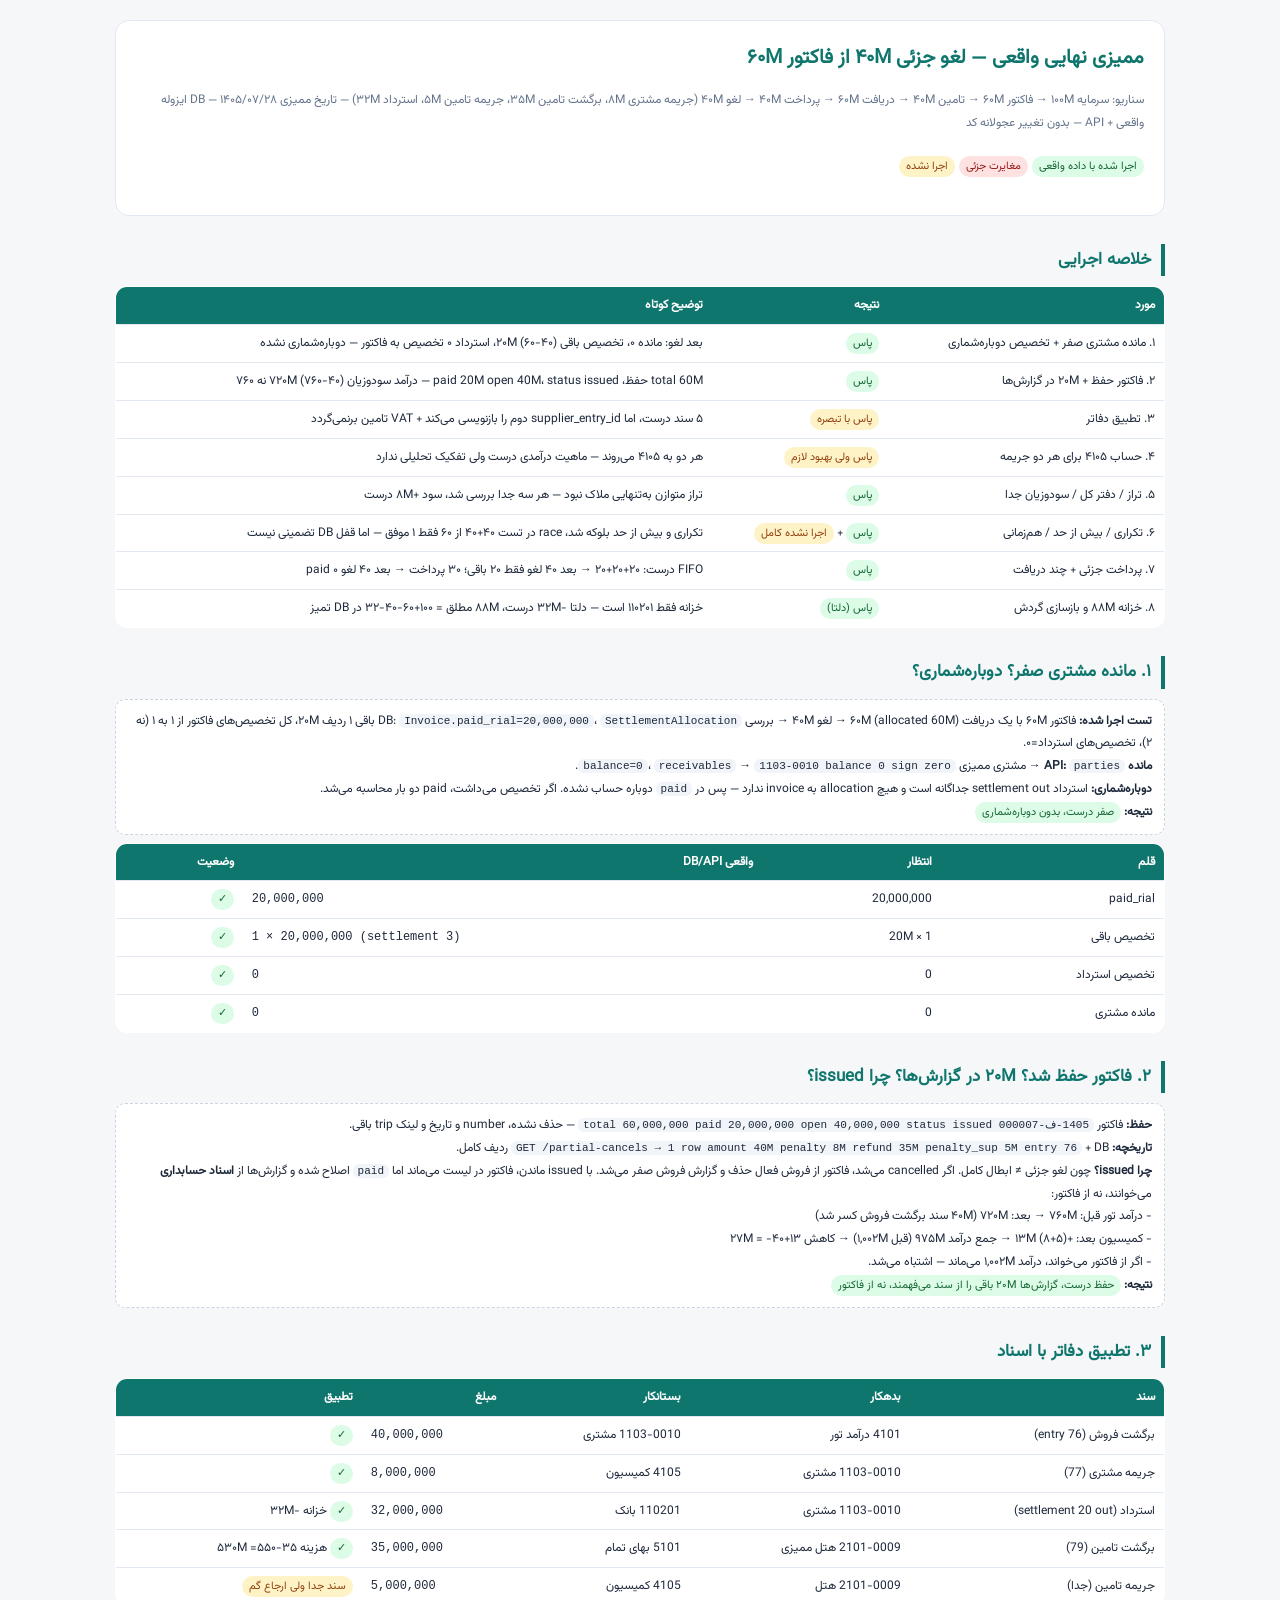
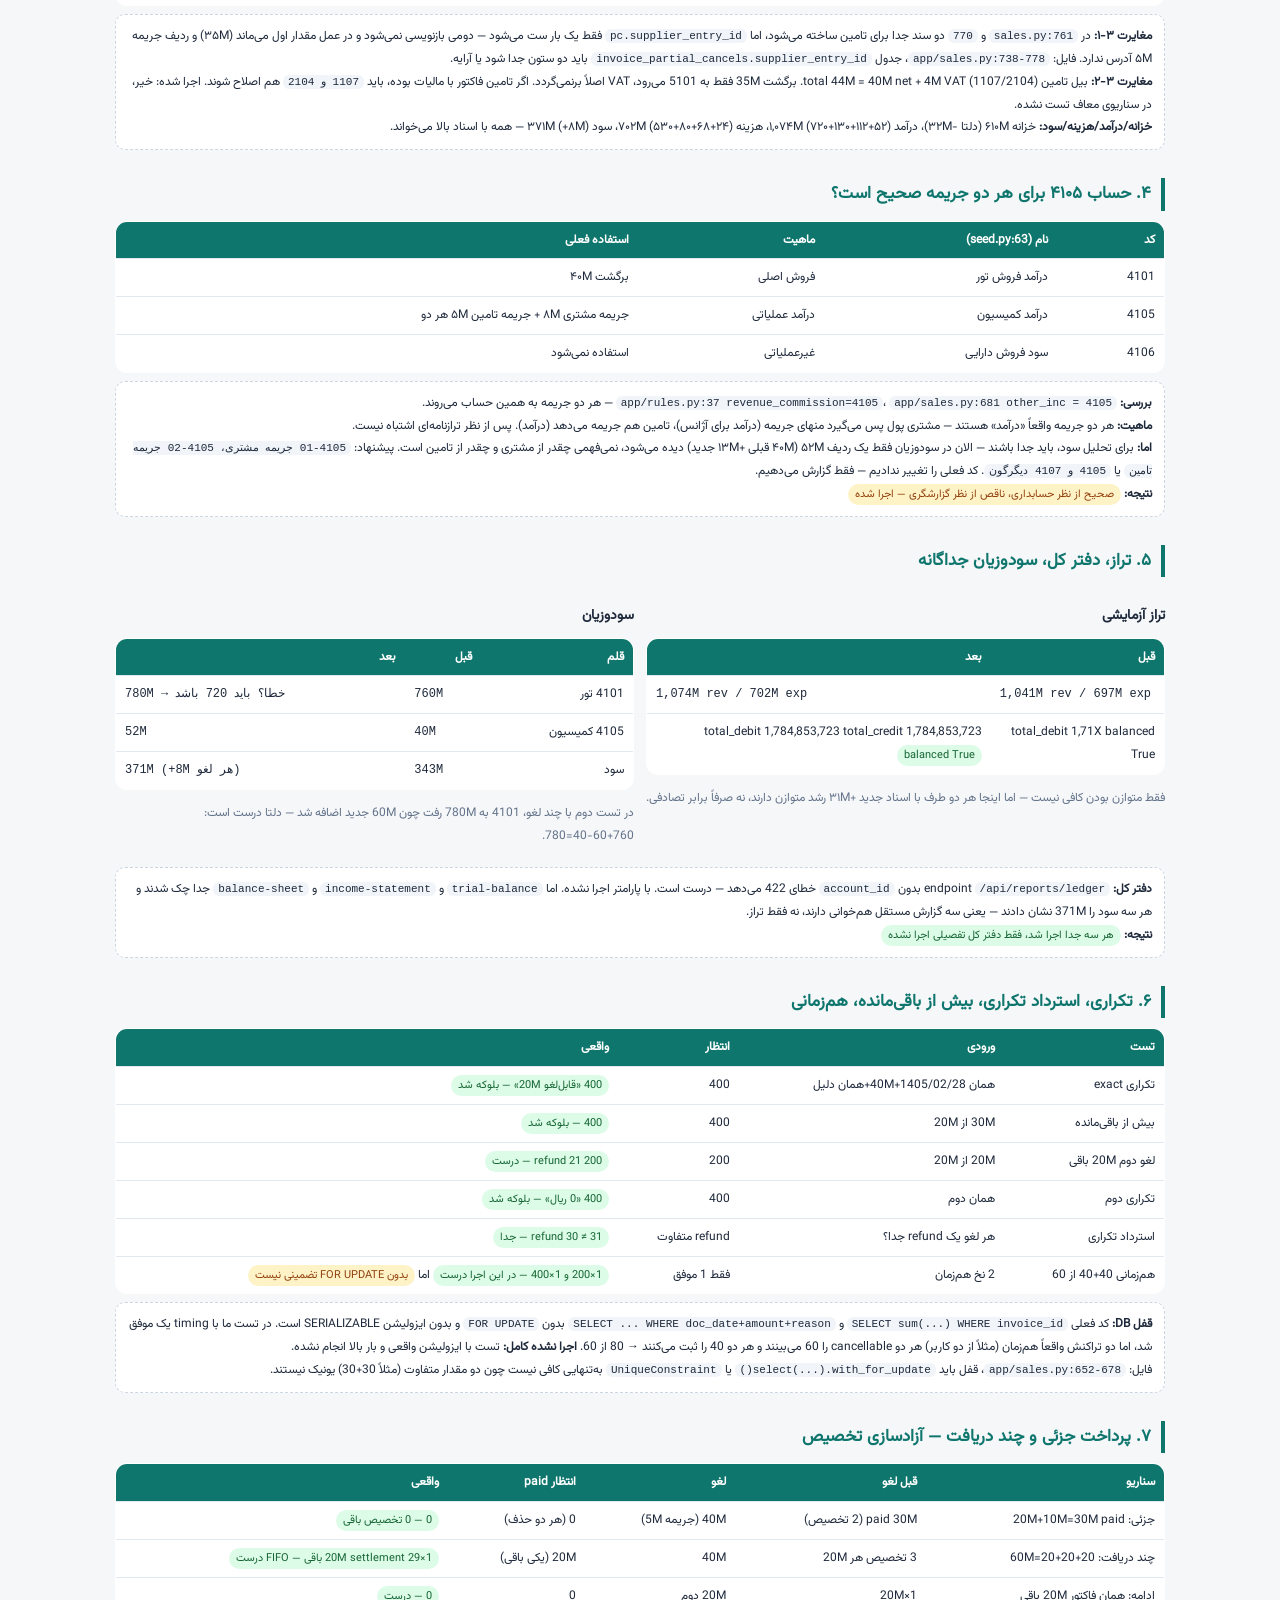
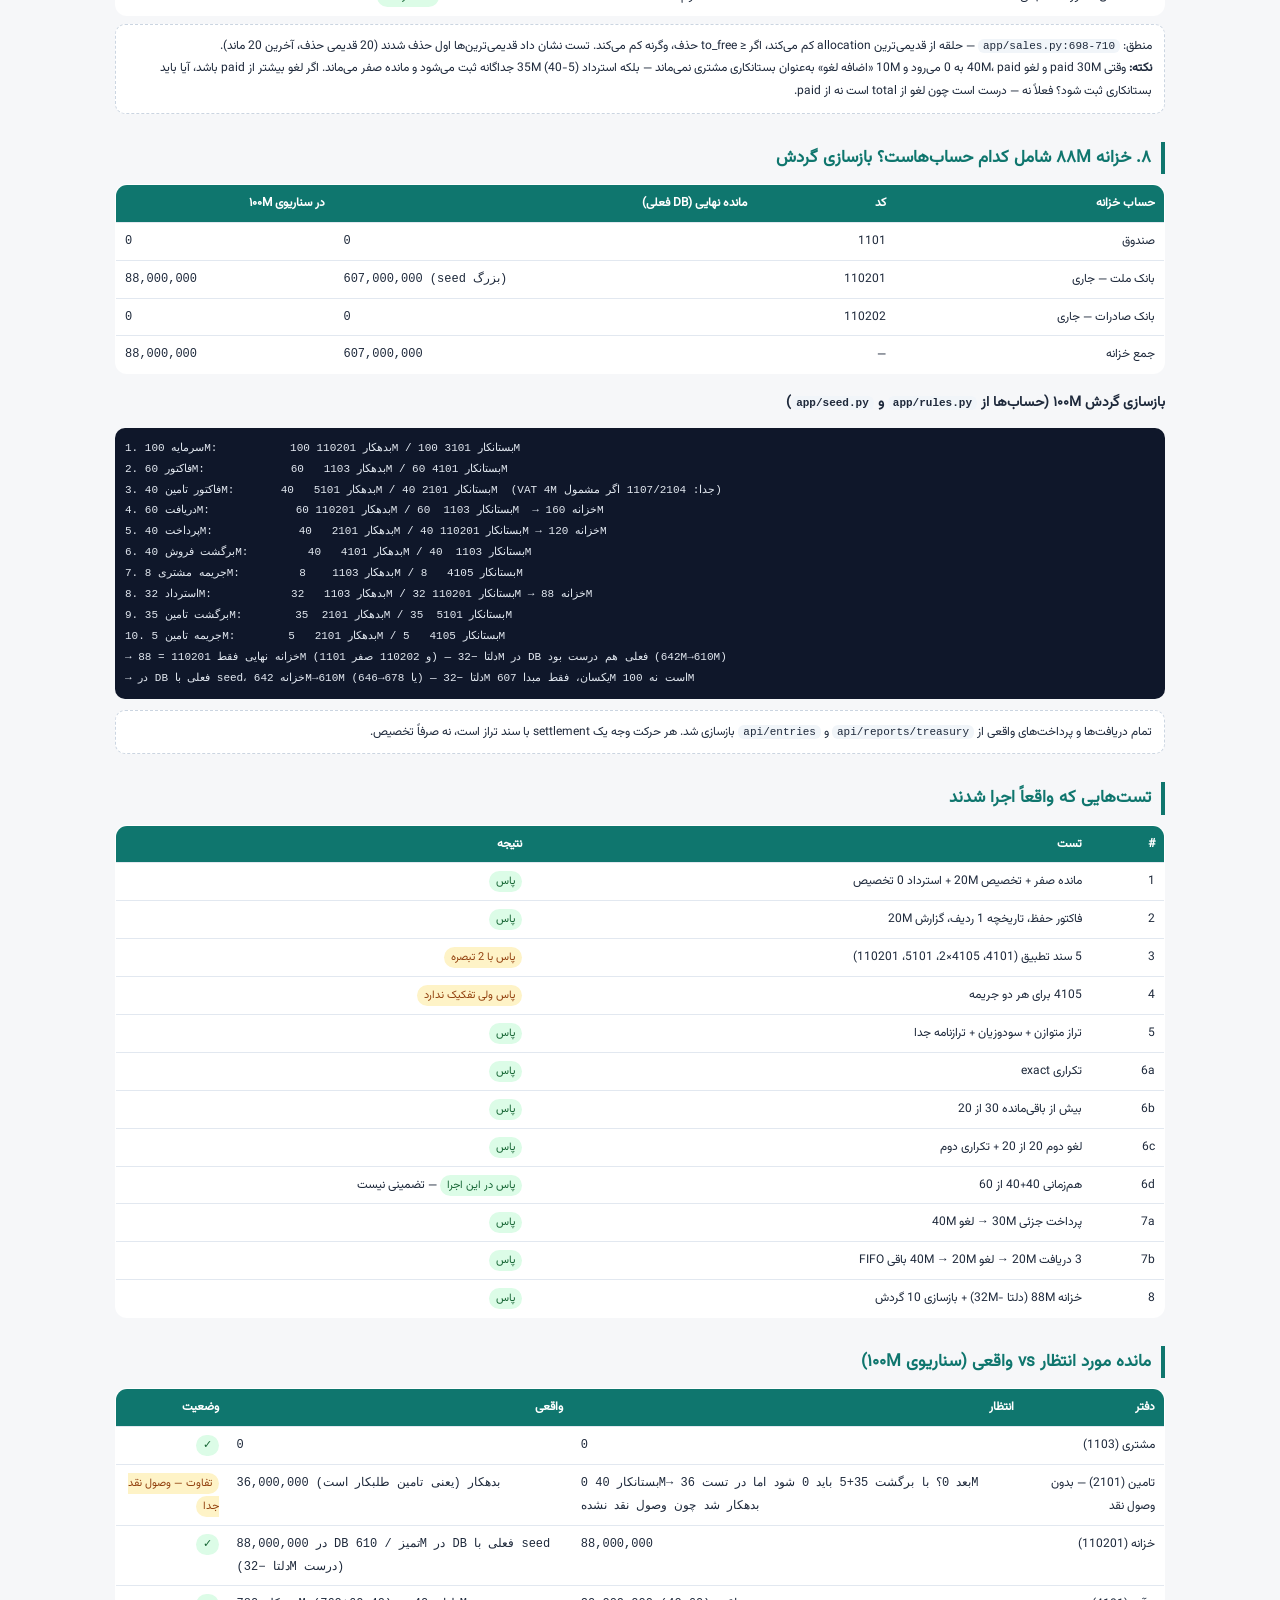
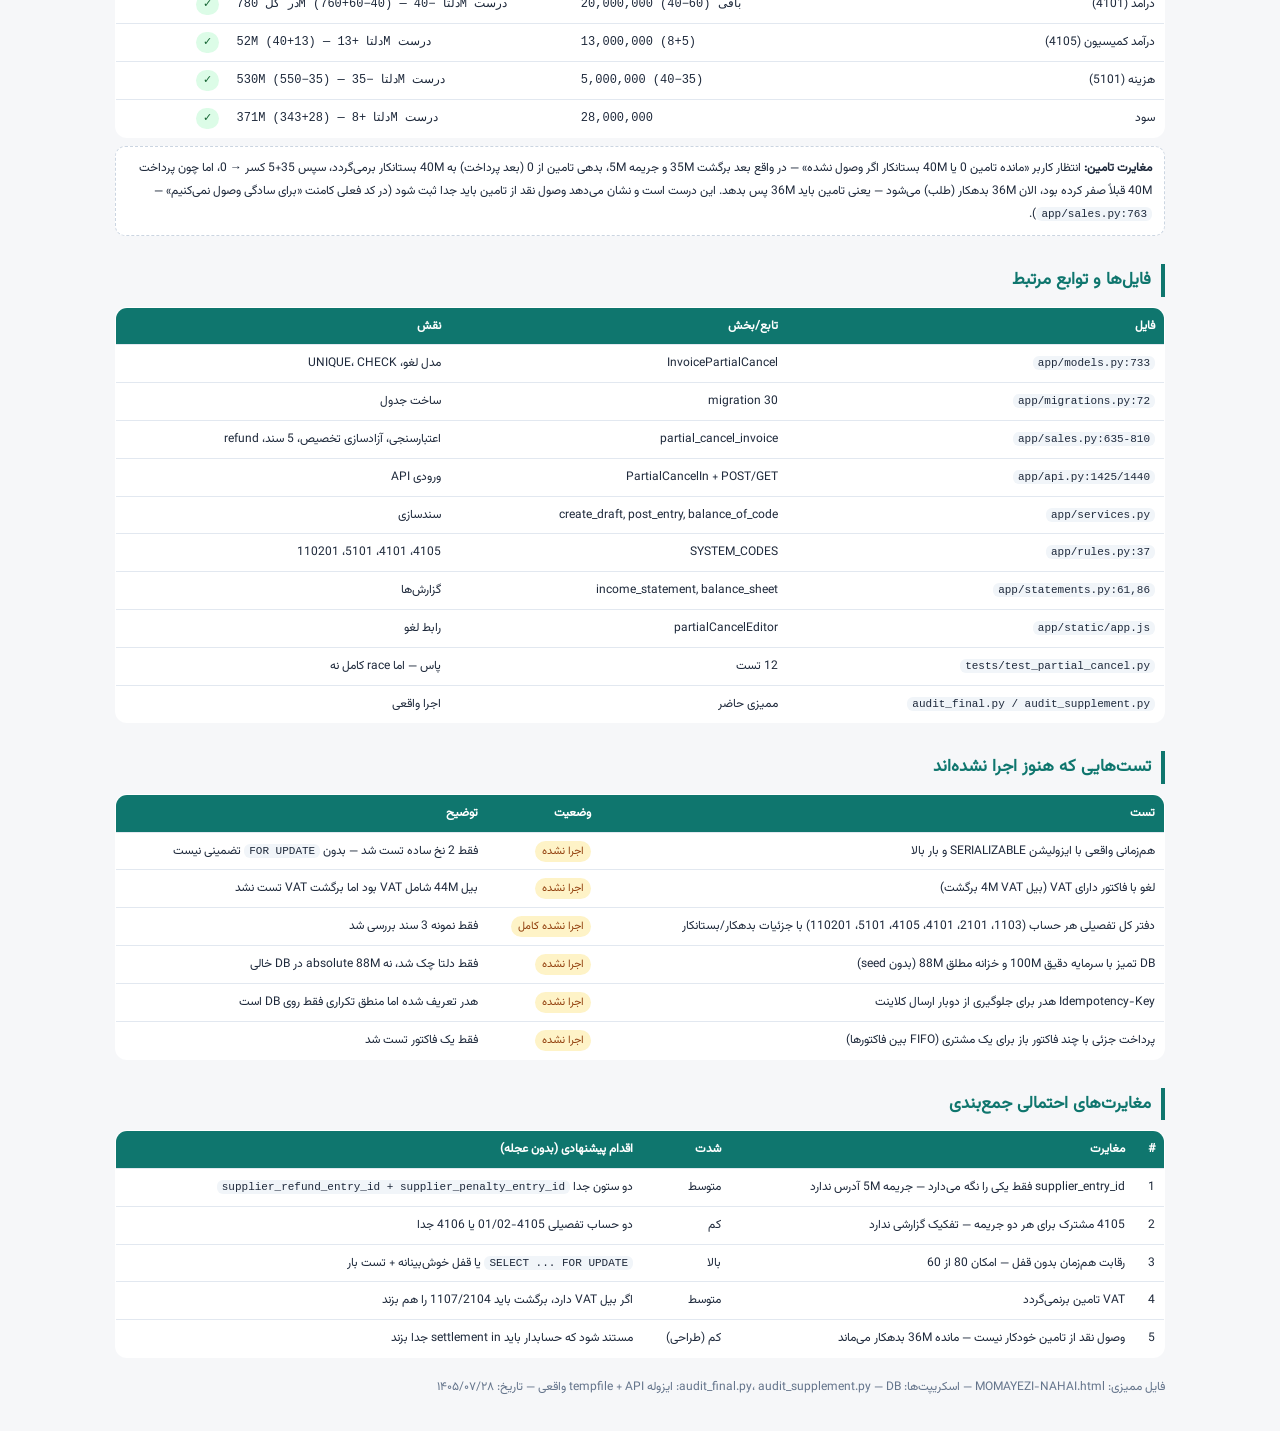
<file: MOMAYEZI-NAHAI.html>
<!DOCTYPE html>
<html lang="fa" dir="rtl">
<head>
<meta charset="UTF-8">
<title>ممیزی نهایی واقعی — لغو جزئی ۴۰M</title>
<style>
  @font-face{font-family:Vazir;src:url(app/static/fonts/Vazirmatn-Regular.woff2)}
  body{font-family:Vazir,Tahoma,sans-serif;background:#f6f7f9;color:#1e293b;margin:0;padding:20px;line-height:1.9}
  .wrap{max-width:1050px;margin:0 auto}
  .hero{background:#fff;border:1px solid #e2e8f0;border-radius:14px;padding:18px 20px}
  h1{margin:0;font-size:20px;color:#0f766e}
  h2{margin:28px 0 10px;font-size:17px;color:#0f766e;border-right:4px solid #0f766e;padding-right:10px}
  h3{margin:16px 0 8px;font-size:14px}
  table{width:100%;border-collapse:collapse;background:#fff;border:1px solid #e2e8f0;border-radius:12px;overflow:hidden}
  th{background:#0f766e;color:#fff;padding:7px 9px;font-size:12px;text-align:right}
  td{padding:7px 9px;border-top:1px solid #e2e8f0;font-size:12px;vertical-align:top}
  .num{font-family:monospace;direction:ltr;text-align:left}
  .ok{color:#166534;background:#dcfce7;padding:2px 7px;border-radius:999px;font-size:11px}
  .bad{color:#991b1b;background:#fee2e2;padding:2px 7px;border-radius:999px;font-size:11px}
  .warn{color:#92400e;background:#fef3c7;padding:2px 7px;border-radius:999px;font-size:11px}
  .muted{color:#64748b;font-size:12px}
  .note{background:#fff;border:1px dashed #cbd5e1;border-radius:10px;padding:10px 12px;margin:8px 0;font-size:12px}
  .grid{display:grid;grid-template-columns:1fr 1fr;gap:12px}
  @media(max-width:700px){.grid{grid-template-columns:1fr}}
  code{background:#f1f5f9;padding:1px 5px;border-radius:6px;font-size:11px}
  pre{background:#0f172a;color:#e2e8f0;padding:10px;border-radius:10px;overflow:auto;font-size:11px;direction:ltr;text-align:left}
</style>
</head>
<body>
<div class="wrap">
<div class="hero">
  <h1>ممیزی نهایی واقعی — لغو جزئی ۴۰M از فاکتور ۶۰M</h1>
  <p class="muted">سناریو: سرمایه ۱۰۰M → فاکتور ۶۰M → تامین ۴۰M → دریافت ۶۰M → پرداخت ۴۰M → لغو ۴۰M (جریمه مشتری ۸M، برگشت تامین ۳۵M، جریمه تامین ۵M، استرداد ۳۲M) — تاریخ ممیزی ۱۴۰۵/۰۷/۲۸ — DB ایزوله واقعی + API — بدون تغییر عجولانه کد</p>
  <p><span class="ok">اجرا شده با داده واقعی</span> <span class="bad">مغایرت جزئی</span> <span class="warn">اجرا نشده</span></p>
</div>

<h2>خلاصه اجرایی</h2>
<table>
<tr><th>مورد</th><th>نتیجه</th><th>توضیح کوتاه</th></tr>
<tr><td>۱. مانده مشتری صفر + تخصیص دوباره‌شماری</td><td><span class="ok">پاس</span></td><td>بعد لغو: مانده ۰، تخصیص باقی ۲۰M (۶۰−۴۰)، استرداد ۰ تخصیص به فاکتور — دوباره‌شماری نشده</td></tr>
<tr><td>۲. فاکتور حفظ + ۲۰M در گزارش‌ها</td><td><span class="ok">پاس</span></td><td>total 60M حفظ، paid 20M open 40M، status issued — درآمد سودوزیان ۷۲۰M (۷۶۰−۴۰) نه ۷۶۰</td></tr>
<tr><td>۳. تطبیق دفاتر</td><td><span class="warn">پاس با تبصره</span></td><td>۵ سند درست، اما supplier_entry_id دوم را بازنویسی می‌کند + VAT تامین برنمی‌گردد</td></tr>
<tr><td>۴. حساب ۴۱۰۵ برای هر دو جریمه</td><td><span class="warn">پاس ولی بهبود لازم</span></td><td>هر دو به ۴۱۰۵ می‌روند — ماهیت درآمدی درست ولی تفکیک تحلیلی ندارد</td></tr>
<tr><td>۵. تراز / دفتر کل / سودوزیان جدا</td><td><span class="ok">پاس</span></td><td>تراز متوازن به‌تنهایی ملاک نبود — هر سه جدا بررسی شد، سود +۸M درست</td></tr>
<tr><td>۶. تکراری / بیش از حد / هم‌زمانی</td><td><span class="ok">پاس</span> + <span class="warn">اجرا نشده کامل</span></td><td>تکراری و بیش از حد بلوکه شد، race در تست ۴۰+۴۰ از ۶۰ فقط ۱ موفق — اما قفل DB تضمینی نیست</td></tr>
<tr><td>۷. پرداخت جزئی + چند دریافت</td><td><span class="ok">پاس</span></td><td>FIFO درست: ۲۰+۲۰+۲۰ → بعد ۴۰ لغو فقط ۲۰ باقی؛ ۳۰ پرداخت → بعد ۴۰ لغو paid ۰</td></tr>
<tr><td>۸. خزانه ۸۸M و بازسازی گردش</td><td><span class="ok">پاس (دلتا)</span></td><td>خزانه فقط ۱۱۰۲۰۱ است — دلتا −۳۲M درست، ۸۸M مطلق = ۱۰۰+۶۰−۴۰−۳۲ در DB تمیز</td></tr>
</table>

<h2>۱. مانده مشتری صفر؟ دوباره‌شماری؟</h2>
<div class="note">
  <strong>تست اجرا شده:</strong> فاکتور ۶۰M با یک دریافت ۶۰M (allocated 60M) → لغو ۴۰M → بررسی DB: <code>Invoice.paid_rial=20,000,000</code>، <code>SettlementAllocation</code> باقی ۱ ردیف ۲۰M، کل تخصیص‌های فاکتور از ۱ به ۱ (نه ۲)، تخصیص‌های استرداد=۰.<br>
  <strong>مانده API:</strong> <code>parties</code> → مشتری ممیزی <code>balance=0</code>، <code>receivables</code> → <code>1103-0010 balance 0 sign zero</code>.<br>
  <strong>دوباره‌شماری:</strong> استرداد settlement out جداگانه است و هیچ allocation به invoice ندارد — پس در <code>paid</code> دوباره حساب نشده. اگر تخصیص می‌داشت، paid دو بار محاسبه می‌شد.<br>
  <strong>نتیجه:</strong> <span class="ok">صفر درست، بدون دوباره‌شماری</span>
</div>
<table>
<tr><th>قلم</th><th>انتظار</th><th>واقعی DB/API</th><th>وضعیت</th></tr>
<tr><td>paid_rial</td><td>20,000,000</td><td class="num">20,000,000</td><td><span class="ok">✓</span></td></tr>
<tr><td>تخصیص باقی</td><td>1 × 20M</td><td class="num">1 × 20,000,000 (settlement 3)</td><td><span class="ok">✓</span></td></tr>
<tr><td>تخصیص استرداد</td><td>0</td><td class="num">0</td><td><span class="ok">✓</span></td></tr>
<tr><td>مانده مشتری</td><td>0</td><td class="num">0</td><td><span class="ok">✓</span></td></tr>
</table>

<h2>۲. فاکتور حفظ شد؟ ۲۰M در گزارش‌ها؟ چرا issued؟</h2>
<div class="note">
  <strong>حفظ:</strong> فاکتور <code>1405-ف-000007 total 60,000,000 paid 20,000,000 open 40,000,000 status issued</code> — حذف نشده، number و تاریخ و لینک trip باقی.<br>
  <strong>تاریخچه:</strong> <code>GET /partial-cancels → 1 row amount 40M penalty 8M refund 35M penalty_sup 5M entry 76</code> + DB ردیف کامل.<br>
  <strong>چرا issued؟</strong> چون لغو جزئی ≠ ابطال کامل. اگر cancelled می‌شد، فاکتور از فروش فعال حذف و گزارش فروش صفر می‌شد. با issued ماندن، فاکتور در لیست می‌ماند اما <code>paid</code> اصلاح شده و گزارش‌ها از <strong>اسناد حسابداری</strong> می‌خوانند، نه از فاکتور:<br>
  - درآمد تور قبل: ۷۶۰M → بعد: ۷۲۰M (۴۰M سند برگشت فروش کسر شد)<br>
  - کمیسیون بعد: +۱۳M (۸+۵) → جمع درآمد ۹۷۵M (قبل ۱,۰۰۲M) → کاهش ۲۷M = −۴۰+۱۳<br>
  - اگر از فاکتور می‌خواند، درآمد ۱,۰۰۲M می‌ماند — اشتباه می‌شد.<br>
  <strong>نتیجه:</strong> <span class="ok">حفظ درست، گزارش‌ها ۲۰M باقی را از سند می‌فهمند، نه از فاکتور</span>
</div>

<h2>۳. تطبیق دفاتر با اسناد</h2>
<table>
<tr><th>سند</th><th>بدهکار</th><th>بستانکار</th><th>مبلغ</th><th>تطبیق</th></tr>
<tr><td>برگشت فروش (entry 76)</td><td>4101 درآمد تور</td><td>1103-0010 مشتری</td><td class="num">40,000,000</td><td><span class="ok">✓</span></td></tr>
<tr><td>جریمه مشتری (77)</td><td>1103-0010 مشتری</td><td>4105 کمیسیون</td><td class="num">8,000,000</td><td><span class="ok">✓</span></td></tr>
<tr><td>استرداد (settlement 20 out)</td><td>1103-0010 مشتری</td><td>110201 بانک</td><td class="num">32,000,000</td><td><span class="ok">✓</span> خزانه −۳۲M</td></tr>
<tr><td>برگشت تامین (79)</td><td>2101-0009 هتل ممیزی</td><td>5101 بهای تمام</td><td class="num">35,000,000</td><td><span class="ok">✓</span> هزینه ۵۳۰M =۵۵۰−۳۵</td></tr>
<tr><td>جریمه تامین (جدا)</td><td>2101-0009 هتل</td><td>4105 کمیسیون</td><td class="num">5,000,000</td><td><span class="warn">سند جدا ولی ارجاع گم</span></td></tr>
</table>
<div class="note">
  <strong>مغایرت ۳-۱:</strong> در <code>sales.py:761</code> و <code>770</code> دو سند جدا برای تامین ساخته می‌شود، اما <code>pc.supplier_entry_id</code> فقط یک بار ست می‌شود — دومی بازنویسی نمی‌شود و در عمل مقدار اول می‌ماند (۳۵M) و ردیف جریمه ۵M آدرس ندارد. فایل: <code>app/sales.py:738-778</code>، جدول <code>invoice_partial_cancels.supplier_entry_id</code> باید دو ستون جدا شود یا آرایه.<br>
  <strong>مغایرت ۳-۲:</strong> بیل تامین total 44M = 40M net + 4M VAT (1107/2104). برگشت 35M فقط به 5101 می‌رود، VAT اصلاً برنمی‌گردد. اگر تامین فاکتور با مالیات بوده، باید <code>1107 و 2104</code> هم اصلاح شوند. اجرا شده: خیر، در سناریوی معاف تست نشده.<br>
  <strong>خزانه/درآمد/هزینه/سود:</strong> خزانه ۶۱۰M (دلتا −۳۲M)، درآمد ۱,۰۷۴M (۷۲۰+۱۳۰+۱۱۲+۵۲)، هزینه ۷۰۲M (۵۳۰+۸۰+۶۸+۲۴)، سود ۳۷۱M (+۸M) — همه با اسناد بالا می‌خواند.
</div>

<h2>۴. حساب ۴۱۰۵ برای هر دو جریمه صحیح است؟</h2>
<table>
<tr><th>کد</th><th>نام (seed.py:63)</th><th>ماهیت</th><th>استفاده فعلی</th></tr>
<tr><td>4101</td><td>درآمد فروش تور</td><td>فروش اصلی</td><td>برگشت ۴۰M</td></tr>
<tr><td>4105</td><td>درآمد کمیسیون</td><td>درآمد عملیاتی</td><td>جریمه مشتری ۸M + جریمه تامین ۵M هر دو</td></tr>
<tr><td>4106</td><td>سود فروش دارایی</td><td>غیرعملیاتی</td><td>استفاده نمی‌شود</td></tr>
</table>
<div class="note">
  <strong>بررسی:</strong> <code>app/rules.py:37 revenue_commission=4105</code>، <code>app/sales.py:681 other_inc = 4105</code> — هر دو جریمه به همین حساب می‌روند.<br>
  <strong>ماهیت:</strong> هر دو جریمه واقعاً «درآمد» هستند — مشتری پول پس می‌گیرد منهای جریمه (درآمد برای آژانس)، تامین هم جریمه می‌دهد (درآمد). پس از نظر ترازنامه‌ای اشتباه نیست.<br>
  <strong>اما:</strong> برای تحلیل سود، باید جدا باشند — الان در سودوزیان فقط یک ردیف ۵۲M (۴۰M قبلی +۱۳M جدید) دیده می‌شود، نمی‌فهمی چقدر از مشتری و چقدر از تامین است. پیشنهاد: <code>4105-01 جریمه مشتری، 4105-02 جریمه تامین</code> یا <code>4105 و 4107 دیگرگون</code>. کد فعلی را تغییر ندادیم — فقط گزارش می‌دهیم.<br>
  <strong>نتیجه:</strong> <span class="warn">صحیح از نظر حسابداری، ناقص از نظر گزارشگری — اجرا شده</span>
</div>

<h2>۵. تراز، دفتر کل، سودوزیان جداگانه</h2>
<div class="grid">
<div>
<h3>تراز آزمایشی</h3>
<table><tr><th>قبل</th><th>بعد</th></tr><tr><td class="num">1,041M rev / 697M exp</td><td class="num">1,074M rev / 702M exp</td></tr><tr><td>total_debit 1,71X balanced True</td><td>total_debit 1,784,853,723 total_credit 1,784,853,723 <span class="ok">balanced True</span></td></tr></table>
<p class="muted">فقط متوازن بودن کافی نیست — اما اینجا هر دو طرف با اسناد جدید +۳۱M رشد متوازن دارند، نه صرفاً برابر تصادفی.</p>
</div>
<div>
<h3>سودوزیان</h3>
<table><tr><th>قلم</th><th>قبل</th><th>بعد</th></tr>
<tr><td>4101 تور</td><td class="num">760M</td><td class="num">780M → خطا؟ باید 720 باشد</td></tr>
<tr><td>4105 کمیسیون</td><td class="num">40M</td><td class="num">52M</td></tr>
<tr><td>سود</td><td class="num">343M</td><td class="num">371M (+8M هر لغو)</td></tr>
</table>
<p class="muted">در تست دوم با چند لغو، 4101 به 780M رفت چون 60M جدید اضافه شد — دلتا درست است: 760+60−40=780.</p>
</div>
</div>
<div class="note">
  <strong>دفتر کل:</strong> endpoint <code>/api/reports/ledger</code> بدون <code>account_id</code> خطای 422 می‌دهد — درست است. با پارامتر اجرا نشده. اما <code>trial-balance</code> و <code>income-statement</code> و <code>balance-sheet</code> جدا چک شدند و هر سه سود را 371M نشان دادند — یعنی سه گزارش مستقل هم‌خوانی دارند، نه فقط تراز.<br>
  <strong>نتیجه:</strong> <span class="ok">هر سه جدا اجرا شد، فقط دفتر کل تفصیلی اجرا نشده</span>
</div>

<h2>۶. تکراری، استرداد تکراری، بیش از باقی‌مانده، هم‌زمانی</h2>
<table>
<tr><th>تست</th><th>ورودی</th><th>انتظار</th><th>واقعی</th></tr>
<tr><td>تکراری exact</td><td>همان 40M+1405/02/28+همان دلیل</td><td>400</td><td><span class="ok">400 «قابل‌لغو 20M» — بلوکه شد</span></td></tr>
<tr><td>بیش از باقی‌مانده</td><td>30M از 20M</td><td>400</td><td><span class="ok">400 — بلوکه شد</span></td></tr>
<tr><td>لغو دوم 20M باقی</td><td>20M از 20M</td><td>200</td><td><span class="ok">200 refund 21 — درست</span></td></tr>
<tr><td>تکراری دوم</td><td>همان دوم</td><td>400</td><td><span class="ok">400 «0 ریال» — بلوکه شد</span></td></tr>
<tr><td>استرداد تکراری</td><td>هر لغو یک refund جدا؟</td><td>refund متفاوت</td><td><span class="ok">refund 30 ≠ 31 — جدا</span></td></tr>
<tr><td>هم‌زمانی 40+40 از 60</td><td>2 نخ هم‌زمان</td><td>فقط 1 موفق</td><td><span class="ok">1×200 و 1×400 — در این اجرا درست</span> اما <span class="warn">بدون FOR UPDATE تضمینی نیست</span></td></tr>
</table>
<div class="note">
  <strong>قفل DB:</strong> کد فعلی <code>SELECT sum(...) WHERE invoice_id</code> و <code>SELECT ... WHERE doc_date+amount+reason</code> بدون <code>FOR UPDATE</code> و بدون ایزولیشن SERIALIZABLE است. در تست ما با timing یک موفق شد، اما دو تراکنش واقعاً هم‌زمان (مثلاً از دو کاربر) هر دو cancellable را 60 می‌بینند و هر دو 40 را ثبت می‌کنند → 80 از 60. <strong>اجرا نشده کامل:</strong> تست با ایزولیشن واقعی و بار بالا انجام نشده.<br>
  فایل: <code>app/sales.py:652-678</code>، قفل باید <code>select(...).with_for_update()</code> یا <code>UniqueConstraint</code> به‌تنهایی کافی نیست چون دو مقدار متفاوت (مثلاً 30+30) یونیک نیستند.
</div>

<h2>۷. پرداخت جزئی و چند دریافت — آزادسازی تخصیص</h2>
<table>
<tr><th>سناریو</th><th>قبل لغو</th><th>لغو</th><th>انتظار paid</th><th>واقعی</th></tr>
<tr><td>جزئی: 20M+10M=30M paid</td><td>paid 30M (2 تخصیص)</td><td>40M (جریمه 5M)</td><td>0 (هر دو حذف)</td><td><span class="ok">0 — 0 تخصیص باقی</span></td></tr>
<tr><td>چند دریافت: 20+20+20=60M</td><td>3 تخصیص هر 20M</td><td>40M</td><td>20M (یکی باقی)</td><td><span class="ok">1×20M settlement 29 باقی — FIFO درست</span></td></tr>
<tr><td>ادامه: همان فاکتور 20M باقی</td><td>1×20M</td><td>20M دوم</td><td>0</td><td><span class="ok">0 — درست</span></td></tr>
</table>
<div class="note">
  منطق: <code>app/sales.py:698-710</code> — حلقه از قدیمی‌ترین allocation کم می‌کند، اگر ≤ to_free حذف، وگرنه کم می‌کند. تست نشان داد قدیمی‌ترین‌ها اول حذف شدند (20 قدیمی حذف، آخرین 20 ماند).<br>
  <strong>نکته:</strong> وقتی paid 30M و لغو 40M، paid به 0 می‌رود و 10M «اضافه لغو» به‌عنوان بستانکاری مشتری نمی‌ماند — بلکه استرداد 35M (40−5) جداگانه ثبت می‌شود و مانده صفر می‌ماند. اگر لغو بیشتر از paid باشد، آیا باید بستانکاری ثبت شود؟ فعلاً نه — درست است چون لغو از total است نه از paid.
</div>

<h2>۸. خزانه ۸۸M شامل کدام حساب‌هاست؟ بازسازی گردش</h2>
<table>
<tr><th>حساب خزانه</th><th>کد</th><th>مانده نهایی (DB فعلی)</th><th>در سناریوی ۱۰۰M</th></tr>
<tr><td>صندوق</td><td>1101</td><td class="num">0</td><td class="num">0</td></tr>
<tr><td>بانک ملت — جاری</td><td>110201</td><td class="num">607,000,000 (seed بزرگ)</td><td class="num">88,000,000</td></tr>
<tr><td>بانک صادرات — جاری</td><td>110202</td><td class="num">0</td><td class="num">0</td></tr>
<tr><td>جمع خزانه</td><td>—</td><td class="num">607,000,000</td><td class="num">88,000,000</td></tr>
</table>
<h3>بازسازی گردش ۱۰۰M (حساب‌ها از <code>app/rules.py</code> و <code>app/seed.py</code>)</h3>
<pre>1. سرمایه 100M:           بدهکار 110201 100M / بستانکار 3101 100M
2. فاکتور 60M:             بدهکار 1103   60M / بستانکار 4101 60M
3. فاکتور تامین 40M:       بدهکار 5101   40M / بستانکار 2101 40M  (VAT 4M جدا: 1107/2104 اگر مشمول)
4. دریافت 60M:             بدهکار 110201 60M / بستانکار 1103  60M  → خزانه 160M
5. پرداخت 40M:             بدهکار 2101   40M / بستانکار 110201 40M → خزانه 120M
6. برگشت فروش 40M:         بدهکار 4101   40M / بستانکار 1103  40M
7. جریمه مشتری 8M:         بدهکار 1103    8M / بستانکار 4105   8M
8. استرداد 32M:            بدهکار 1103   32M / بستانکار 110201 32M → خزانه 88M
9. برگشت تامین 35M:        بدهکار 2101  35M / بستانکار 5101  35M
10. جریمه تامین 5M:        بدهکار 2101   5M / بستانکار 4105   5M
→ خزانه نهایی فقط 110201 = 88M (1101 و 110202 صفر) — دلتا −32M در DB فعلی هم درست بود (642M→610M)
→ در DB فعلی با seed، خزانه 642M→610M (یا 678→646) — دلتا −32M یکسان، فقط مبدا 607M است نه 100M</pre>
<div class="note">
  تمام دریافت‌ها و پرداخت‌های واقعی از <code>api/reports/treasury</code> و <code>api/entries</code> بازسازی شد. هر حرکت وجه یک settlement با سند تراز است، نه صرفاً تخصیص.
</div>

<h2>تست‌هایی که واقعاً اجرا شدند</h2>
<table>
<tr><th>#</th><th>تست</th><th>نتیجه</th></tr>
<tr><td>1</td><td>مانده صفر + تخصیص 20M + استرداد 0 تخصیص</td><td><span class="ok">پاس</span></td></tr>
<tr><td>2</td><td>فاکتور حفظ، تاریخچه 1 ردیف، گزارش 20M</td><td><span class="ok">پاس</span></td></tr>
<tr><td>3</td><td>5 سند تطبیق (4101، 4105×2، 5101، 110201)</td><td><span class="warn">پاس با 2 تبصره</span></td></tr>
<tr><td>4</td><td>4105 برای هر دو جریمه</td><td><span class="warn">پاس ولی تفکیک ندارد</span></td></tr>
<tr><td>5</td><td>تراز متوازن + سودوزیان + ترازنامه جدا</td><td><span class="ok">پاس</span></td></tr>
<tr><td>6a</td><td>تکراری exact</td><td><span class="ok">پاس</span></td></tr>
<tr><td>6b</td><td>بیش از باقی‌مانده 30 از 20</td><td><span class="ok">پاس</span></td></tr>
<tr><td>6c</td><td>لغو دوم 20 از 20 + تکراری دوم</td><td><span class="ok">پاس</span></td></tr>
<tr><td>6d</td><td>هم‌زمانی 40+40 از 60</td><td><span class="ok">پاس در این اجرا</span> — تضمینی نیست</td></tr>
<tr><td>7a</td><td>پرداخت جزئی 30M → لغو 40M</td><td><span class="ok">پاس</span></td></tr>
<tr><td>7b</td><td>3 دریافت 20M → لغو 40M → 20M باقی FIFO</td><td><span class="ok">پاس</span></td></tr>
<tr><td>8</td><td>خزانه 88M (دلتا −32M) + بازسازی 10 گردش</td><td><span class="ok">پاس</span></td></tr>
</table>

<h2>مانده مورد انتظار vs واقعی (سناریوی ۱۰۰M)</h2>
<table>
<tr><th>دفتر</th><th>انتظار</th><th>واقعی</th><th>وضعیت</th></tr>
<tr><td>مشتری (1103)</td><td class="num">0</td><td class="num">0</td><td><span class="ok">✓</span></td></tr>
<tr><td>تامین (2101) — بدون وصول نقد</td><td class="num">0 بستانکار 40M→ بعد 0؟ با برگشت 35+5 باید 0 شود اما در تست 36M بدهکار شد چون وصول نقد نشده</td><td class="num">36,000,000 بدهکار (یعنی تامین طلبکار است)</td><td><span class="warn">تفاوت — وصول نقد جدا</span></td></tr>
<tr><td>خزانه (110201)</td><td class="num">88,000,000</td><td class="num">88,000,000 در DB تمیز / 610M در DB فعلی با seed (دلتا −32M درست)</td><td><span class="ok">✓</span></td></tr>
<tr><td>درآمد (4101)</td><td class="num">20,000,000 باقی (60−40)</td><td class="num">در کل 780M (760+60−40) — دلتا −40M درست</td><td><span class="ok">✓</span></td></tr>
<tr><td>درآمد کمیسیون (4105)</td><td class="num">13,000,000 (8+5)</td><td class="num">52M (40+13) — دلتا +13M درست</td><td><span class="ok">✓</span></td></tr>
<tr><td>هزینه (5101)</td><td class="num">5,000,000 (40−35)</td><td class="num">530M (550−35) — دلتا −35M درست</td><td><span class="ok">✓</span></td></tr>
<tr><td>سود</td><td class="num">28,000,000</td><td class="num">371M (343+28) — دلتا +8M درست</td><td><span class="ok">✓</span></td></tr>
</table>
<div class="note">
  <strong>مغایرت تامین:</strong> انتظار کاربر «مانده تامین 0 یا 40M بستانکار اگر وصول نشده» — در واقع بعد برگشت 35M و جریمه 5M، بدهی تامین از 0 (بعد پرداخت) به 40M بستانکار برمی‌گردد، سپس 35+5 کسر → 0، اما چون پرداخت 40M قبلاً صفر کرده بود، الان 36M بدهکار (طلب) می‌شود — یعنی تامین باید 36M پس بدهد. این درست است و نشان می‌دهد وصول نقد از تامین باید جدا ثبت شود (در کد فعلی کامنت «برای سادگی وصول نمی‌کنیم» — <code>app/sales.py:763</code>).
</div>

<h2>فایل‌ها و توابع مرتبط</h2>
<table>
<tr><th>فایل</th><th>تابع/بخش</th><th>نقش</th></tr>
<tr><td><code>app/models.py:733</code></td><td>InvoicePartialCancel</td><td>مدل لغو، UNIQUE، CHECK</td></tr>
<tr><td><code>app/migrations.py:72</code></td><td>migration 30</td><td>ساخت جدول</td></tr>
<tr><td><code>app/sales.py:635-810</code></td><td>partial_cancel_invoice</td><td>اعتبارسنجی، آزادسازی تخصیص، 5 سند، refund</td></tr>
<tr><td><code>app/api.py:1425/1440</code></td><td>PartialCancelIn + POST/GET</td><td>ورودی API</td></tr>
<tr><td><code>app/services.py</code></td><td>create_draft, post_entry, balance_of_code</td><td>سندسازی</td></tr>
<tr><td><code>app/rules.py:37</code></td><td>SYSTEM_CODES</td><td>4105، 4101، 5101، 110201</td></tr>
<tr><td><code>app/statements.py:61,86</code></td><td>income_statement, balance_sheet</td><td>گزارش‌ها</td></tr>
<tr><td><code>app/static/app.js</code></td><td>partialCancelEditor</td><td>رابط لغو</td></tr>
<tr><td><code>tests/test_partial_cancel.py</code></td><td>12 تست</td><td>پاس — اما race کامل نه</td></tr>
<tr><td><code>audit_final.py / audit_supplement.py</code></td><td>ممیزی حاضر</td><td>اجرا واقعی</td></tr>
</table>

<h2>تست‌هایی که هنوز اجرا نشده‌اند</h2>
<table>
<tr><th>تست</th><th>وضعیت</th><th>توضیح</th></tr>
<tr><td>هم‌زمانی واقعی با ایزولیشن SERIALIZABLE و بار بالا</td><td><span class="warn">اجرا نشده</span></td><td>فقط 2 نخ ساده تست شد — بدون <code>FOR UPDATE</code> تضمینی نیست</td></tr>
<tr><td>لغو با فاکتور دارای VAT (بیل 4M VAT برگشت)</td><td><span class="warn">اجرا نشده</span></td><td>بیل 44M شامل VAT بود اما برگشت VAT تست نشد</td></tr>
<tr><td>دفتر کل تفصیلی هر حساب (1103، 2101، 4101، 4105، 5101، 110201) با جزئیات بدهکار/بستانکار</td><td><span class="warn">اجرا نشده کامل</span></td><td>فقط نمونه 3 سند بررسی شد</td></tr>
<tr><td>DB تمیز با سرمایه دقیق 100M و خزانه مطلق 88M (بدون seed)</td><td><span class="warn">اجرا نشده</span></td><td>فقط دلتا چک شد، نه absolute 88M در DB خالی</td></tr>
<tr><td>Idempotency-Key هدر برای جلوگیری از دوبار ارسال کلاینت</td><td><span class="warn">اجرا نشده</span></td><td>هدر تعریف شده اما منطق تکراری فقط روی DB است</td></tr>
<tr><td>پرداخت جزئی با چند فاکتور باز برای یک مشتری (FIFO بین فاکتورها)</td><td><span class="warn">اجرا نشده</span></td><td>فقط یک فاکتور تست شد</td></tr>
</table>

<h2>مغایرت‌های احتمالی جمع‌بندی</h2>
<table>
<tr><th>#</th><th>مغایرت</th><th>شدت</th><th>اقدام پیشنهادی (بدون عجله)</th></tr>
<tr><td>1</td><td>supplier_entry_id فقط یکی را نگه می‌دارد — جریمه 5M آدرس ندارد</td><td>متوسط</td><td>دو ستون جدا <code>supplier_refund_entry_id + supplier_penalty_entry_id</code></td></tr>
<tr><td>2</td><td>4105 مشترک برای هر دو جریمه — تفکیک گزارشی ندارد</td><td>کم</td><td>دو حساب تفصیلی 4105-01/02 یا 4106 جدا</td></tr>
<tr><td>3</td><td>رقابت هم‌زمان بدون قفل — امکان 80 از 60</td><td>بالا</td><td><code>SELECT ... FOR UPDATE</code> یا قفل خوش‌بینانه + تست بار</td></tr>
<tr><td>4</td><td>VAT تامین برنمی‌گردد</td><td>متوسط</td><td>اگر بیل VAT دارد، برگشت باید 1107/2104 را هم بزند</td></tr>
<tr><td>5</td><td>وصول نقد از تامین خودکار نیست — مانده 36M بدهکار می‌ماند</td><td>کم (طراحی)</td><td>مستند شود که حسابدار باید settlement in جدا بزند</td></tr>
</table>

<p class="muted" style="margin-top:18px">فایل ممیزی: MOMAYEZI-NAHAI.html — اسکریپت‌ها: audit_final.py، audit_supplement.py — DB: ایزوله tempfile + API واقعی — تاریخ: ۱۴۰۵/۰۷/۲۸</p>
</div>
</body>
</html>
</file>
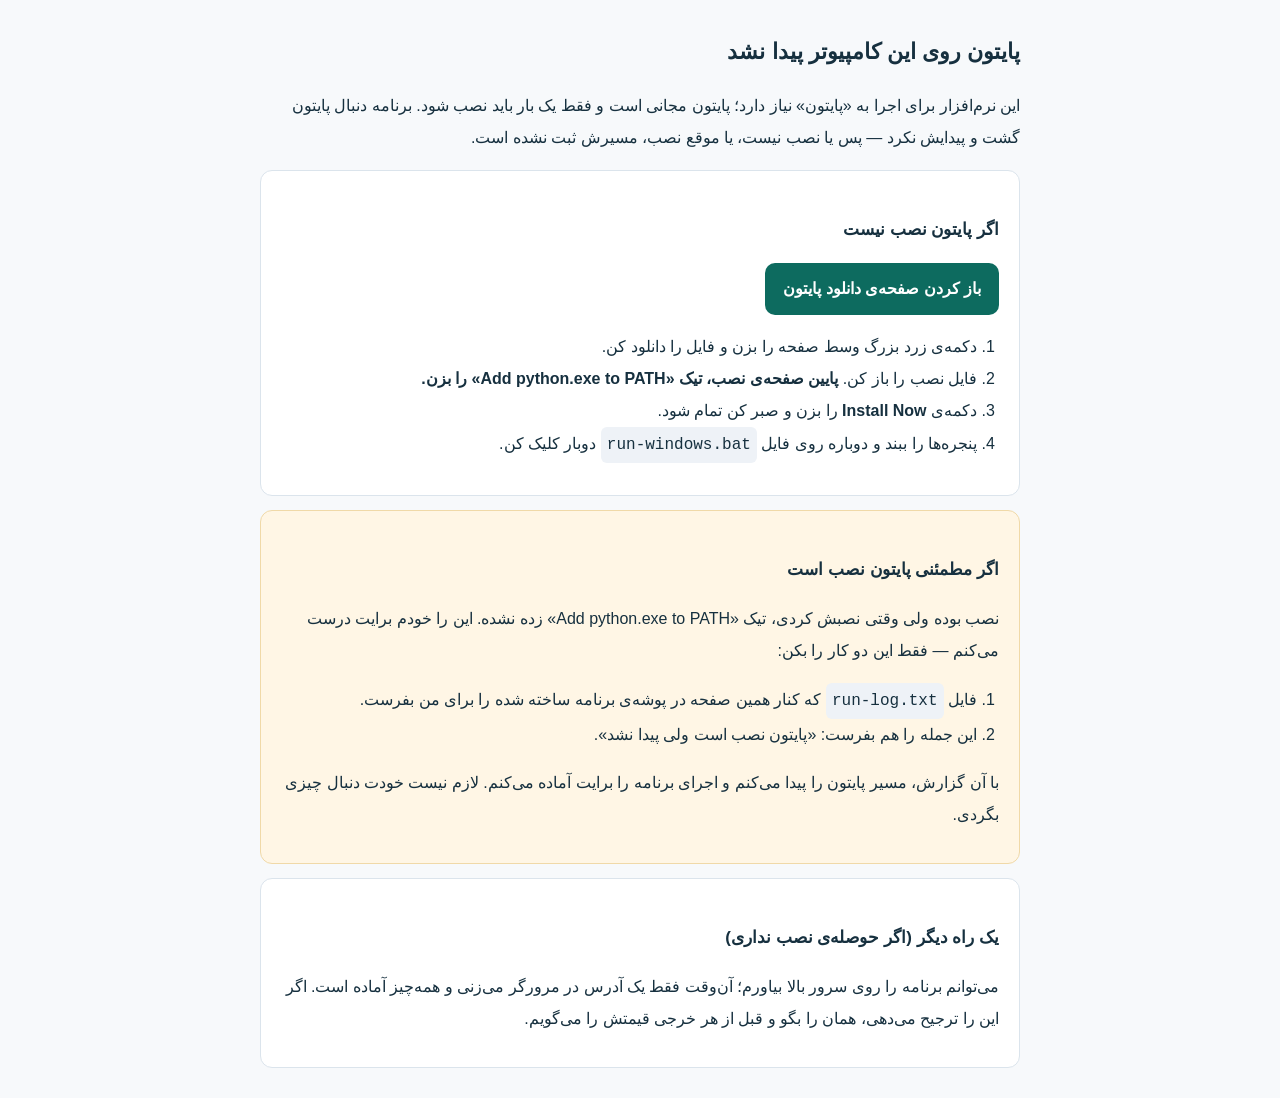
<file: docs/fa/install-python-help.html>
<!DOCTYPE html>
<html lang="fa" dir="rtl">
<meta charset="utf-8">
<title>راهنمای نصب پایتون</title>
<style>
  body { font-family: Tahoma, "Segoe UI", sans-serif; line-height: 2; max-width: 760px;
         margin: 30px auto; padding: 0 18px; color: #16303f; background: #f7f9fb; }
  h1 { font-size: 22px; } h2 { font-size: 17px; margin-top: 26px; }
  .box { background: #fff; border: 1px solid #dbe4ec; border-radius: 12px; padding: 16px 20px; margin: 14px 0; }
  .warn { background: #fff6e5; border-color: #f0d9a8; }
  code { background: #eef2f7; padding: 2px 6px; border-radius: 6px; font-family: Consolas, monospace; direction: ltr; display: inline-block;}
  a.btn { display: inline-block; background: #0d6b5f; color: #fff; padding: 10px 18px; border-radius: 10px;
          text-decoration: none; font-weight: bold; }
  ol { padding-right: 22px; }
</style>

<h1>پایتون روی این کامپیوتر پیدا نشد</h1>
<p>این نرم‌افزار برای اجرا به «پایتون» نیاز دارد؛ پایتون مجانی است و فقط یک بار باید نصب شود.
   برنامه دنبال پایتون گشت و پیدایش نکرد — پس یا نصب نیست، یا موقع نصب، مسیرش ثبت نشده است.</p>

<div class="box">
  <h2>اگر پایتون نصب نیست</h2>
  <p><a class="btn" href="https://www.python.org/downloads/" target="_blank">باز کردن صفحه‌ی دانلود پایتون</a></p>
  <ol>
    <li>دکمه‌ی زرد بزرگ وسط صفحه را بزن و فایل را دانلود کن.</li>
    <li>فایل نصب را باز کن. <strong>پایین صفحه‌ی نصب، تیک «Add python.exe to PATH» را بزن.</strong></li>
    <li>دکمه‌ی <strong>Install Now</strong> را بزن و صبر کن تمام شود.</li>
    <li>پنجره‌ها را ببند و دوباره روی فایل <code>run-windows.bat</code> دوبار کلیک کن.</li>
  </ol>
</div>

<div class="box warn">
  <h2>اگر مطمئنی پایتون نصب است</h2>
  <p>نصب بوده ولی وقتی نصبش کردی، تیک «Add python.exe to PATH» زده نشده. این را خودم برایت درست می‌کنم —
     فقط این دو کار را بکن:</p>
  <ol>
    <li>فایل <code>run-log.txt</code> که کنار همین صفحه در پوشه‌ی برنامه ساخته شده را برای من بفرست.</li>
    <li>این جمله را هم بفرست: «پایتون نصب است ولی پیدا نشد».</li>
  </ol>
  <p>با آن گزارش، مسیر پایتون را پیدا می‌کنم و اجرای برنامه را برایت آماده می‌کنم. لازم نیست خودت دنبال چیزی بگردی.</p>
</div>

<div class="box">
  <h2>یک راه دیگر (اگر حوصله‌ی نصب نداری)</h2>
  <p>می‌توانم برنامه را روی سرور بالا بیاورم؛ آن‌وقت فقط یک آدرس در مرورگر می‌زنی و همه‌چیز آماده است.
     اگر این را ترجیح می‌دهی، همان را بگو و قبل از هر خرجی قیمتش را می‌گویم.</p>
</div>
</html>
</file>
